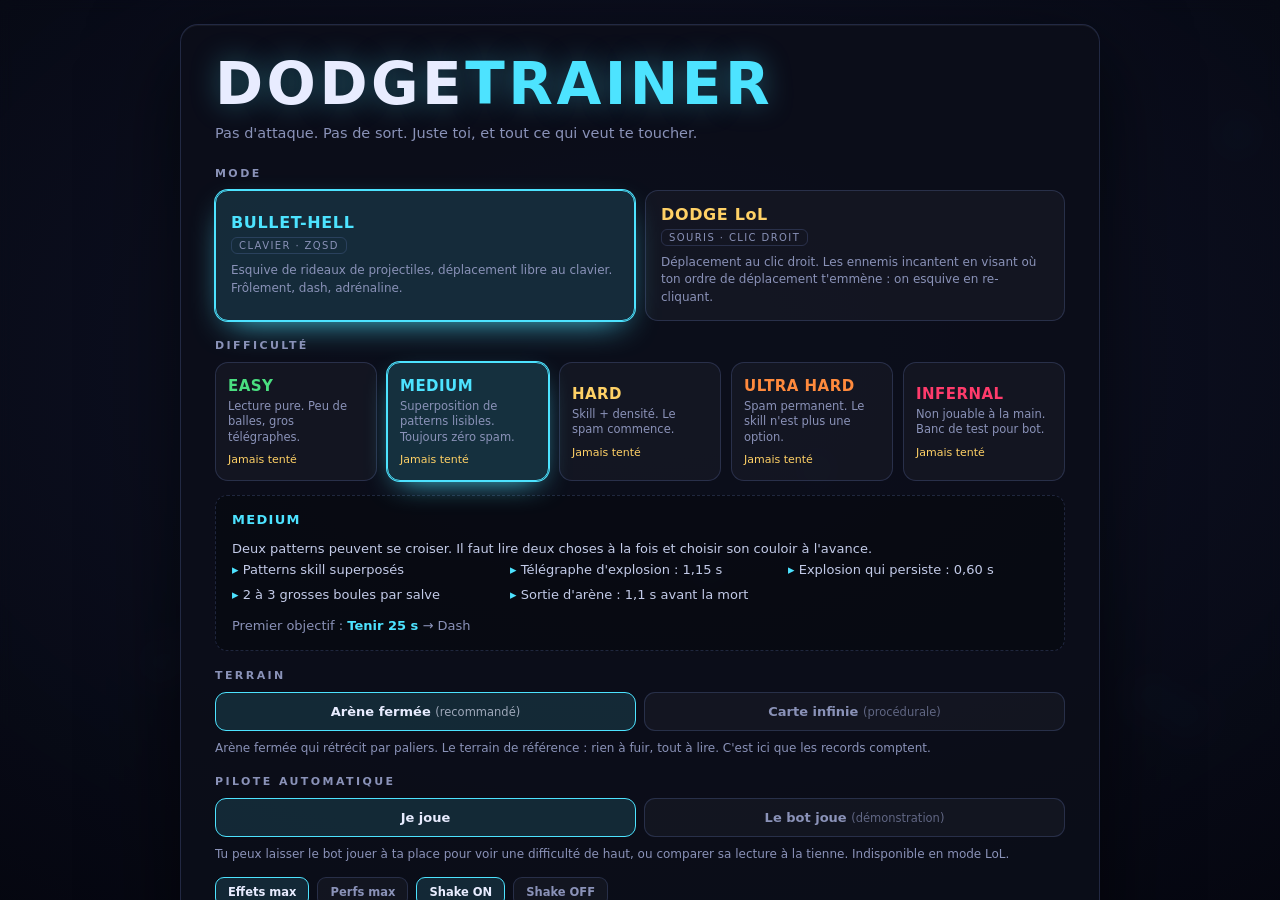
<file: index.html>
<!DOCTYPE html>
<html lang="fr">
<head>
<meta charset="utf-8" />
<meta name="viewport" content="width=device-width,initial-scale=1,maximum-scale=1,user-scalable=no,viewport-fit=cover" />
<meta name="mobile-web-app-capable" content="yes" />
<meta name="apple-mobile-web-app-capable" content="yes" />
<meta name="apple-mobile-web-app-status-bar-style" content="black-translucent" />
<meta name="theme-color" content="#07080f" />
<title>DODGE TRAINER</title>
<link rel="stylesheet" href="css/style.css" />
</head>
<body>
<div id="app">
  <canvas id="game"></canvas>

  <!-- ============ MENU PRINCIPAL ============ -->
  <div id="menu" class="overlay">
    <div class="panel">
      <h1 class="title">DODGE<span>TRAINER</span></h1>
      <p class="tagline">Pas d'attaque. Pas de sort. Juste toi, et tout ce qui veut te toucher.</p>

      <h2 class="section-label">Mode</h2>
      <div id="mode-list" class="mode-grid"></div>

      <h2 class="section-label">Difficulté</h2>
      <div id="difficulty-list" class="diff-grid"></div>

      <div id="diff-details" class="diff-details"></div>

      <div id="terrain-row">
        <h2 class="section-label">Terrain</h2>
        <div class="toggle-row">
          <button class="toggle" data-opt="endless" data-val="false">Arène fermée <em>(recommandé)</em></button>
          <button class="toggle" data-opt="endless" data-val="true">Carte infinie <em>(procédurale)</em></button>
        </div>
        <p class="hint" id="terrain-hint"></p>
      </div>

      <div id="bot-row">
        <h2 class="section-label">Pilote automatique</h2>
        <div class="toggle-row">
          <button class="toggle" data-opt="bot" data-val="false">Je joue</button>
          <button class="toggle" data-opt="bot" data-val="true">Le bot joue <em>(démonstration)</em></button>
        </div>
        <p class="hint" id="bot-hint"></p>
      </div>

      <div class="toggle-row small">
        <button class="toggle mini" data-opt="quality" data-val="high">Effets max</button>
        <button class="toggle mini" data-opt="quality" data-val="low">Perfs max</button>
        <button class="toggle mini" data-opt="shake" data-val="true">Shake ON</button>
        <button class="toggle mini" data-opt="shake" data-val="false">Shake OFF</button>
      </div>

      <button id="start-btn" class="primary">LANCER L'ENTRAÎNEMENT</button>

      <div class="controls" id="controls"></div>
    </div>
  </div>

  <!-- ============ PAUSE ============ -->
  <div id="pause" class="overlay hidden">
    <div class="panel narrow">
      <p class="eyebrow">Dodge Trainer</p>
      <h1 class="title small">PAUSE</h1>
      <p class="tagline">L'entraînement ne s'interrompt pas tout seul.</p>
      <button id="resume-btn" class="primary">REPRENDRE</button>
      <button id="quit-btn" class="ghost">RETOUR AU MENU</button>
    </div>
  </div>

  <!-- ============ MORT ============ -->
  <div id="dead" class="overlay hidden">
    <div class="panel narrow">
      <p class="eyebrow">Dodge Trainer</p>
      <h1 class="title small dead-title">ÉLIMINÉ</h1>
      <p id="death-cause" class="death-cause"></p>
      <div id="run-stats" class="stats"></div>
      <div id="run-verdict" class="verdict"></div>
      <button id="retry-btn" class="primary">RELANCER <em>(R)</em></button>
      <button id="menu-btn" class="ghost">MENU</button>
    </div>
  </div>

  <!-- ============ COMMANDES TACTILES (mobile) ============ -->
  <div id="touch-ui" class="hidden">
    <button id="touch-pause" class="tbtn tbtn-pause" aria-label="Pause">| |</button>
    <div id="touch-stick" class="tstick"><div class="tstick-knob"></div></div>
    <div id="touch-actions"></div>
  </div>
</div>

<script src="js/util.js"></script>
<script src="js/config.js"></script>
<script src="js/input.js"></script>
<script src="js/fx.js"></script>
<script src="js/arena.js"></script>
<script src="js/entities.js"></script>
<script src="js/patterns.js"></script>
<script src="js/director.js"></script>
<script src="js/objectives.js"></script>
<script src="js/player.js"></script>
<script src="js/hud.js"></script>
<script src="js/game.js"></script>
<script src="js/forecast.js"></script>
<script src="js/bot.js"></script>
<script src="js/lol/config.js"></script>
<script src="js/lol/input.js"></script>
<script src="js/lol/entities.js"></script>
<script src="js/lol/units.js"></script>
<script src="js/lol/abilities.js"></script>
<script src="js/lol/arena.js"></script>
<script src="js/lol/director.js"></script>
<script src="js/lol/objectives.js"></script>
<script src="js/lol/player.js"></script>
<script src="js/lol/hud.js"></script>
<script src="js/lol/game.js"></script>
<script src="js/touch.js"></script>
<script src="js/main.js"></script>
</body>
</html>
</file>
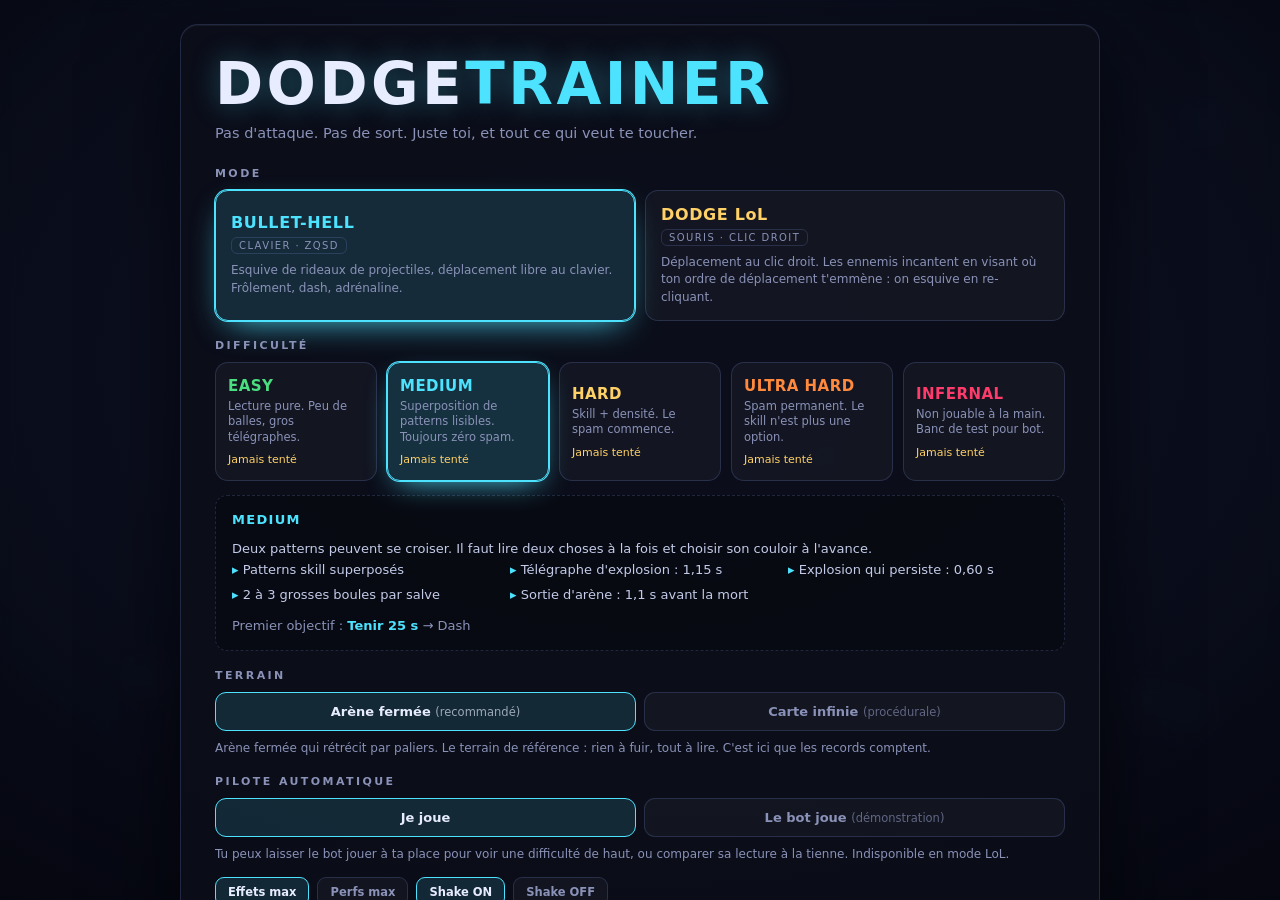
<file: dodge-trainer.html>
<!DOCTYPE html>
<html lang="fr">
<head>
<!-- DODGE TRAINER — fichier autonome, généré le 2026-09-23 par build.js.
     28 fichiers sources inlinés. Ne pas éditer : modifier les sources puis relancer `node build.js`. -->
<meta charset="utf-8" />
<meta name="viewport" content="width=device-width,initial-scale=1,maximum-scale=1,user-scalable=no,viewport-fit=cover" />
<meta name="mobile-web-app-capable" content="yes" />
<meta name="apple-mobile-web-app-capable" content="yes" />
<meta name="apple-mobile-web-app-status-bar-style" content="black-translucent" />
<meta name="theme-color" content="#07080f" />
<title>DODGE TRAINER</title>
<style>
:root{
  --bg:#07080f;
  --ink:#e8ecff;
  --dim:#8a92b8;
  --accent:#4de3ff;
  --accent2:#ff4d7a;
  --gold:#ffd166;
  --danger:#ff3b30;
  --panel:rgba(12,14,26,.88);
  --line:rgba(120,140,220,.22);
}
*{box-sizing:border-box;margin:0;padding:0}
html,body{height:100%;background:var(--bg);color:var(--ink);overflow:hidden}
body{
  font-family:"Segoe UI",Inter,system-ui,-apple-system,sans-serif;
  -webkit-font-smoothing:antialiased;
  user-select:none;
}
#app{position:fixed;inset:0}
canvas{display:block;width:100%;height:100%;touch-action:none}

/* ---------- Overlays ---------- */
.overlay{
  position:absolute;inset:0;
  display:flex;justify-content:center;
  /* align-items:center + overflow:auto coupe le haut du panneau quand il est
     plus grand que l'écran, et le rend inatteignable au défilement. On aligne
     en haut et on recentre via margin:auto sur l'enfant, qui lui reste
     accessible dans les deux cas. */
  align-items:flex-start;
  background:radial-gradient(1200px 800px at 50% 40%,rgba(20,26,54,.72),rgba(4,5,12,.95));
  backdrop-filter:blur(7px);
  z-index:10;
  padding:24px;
  overflow-y:auto;
}
.overlay.hidden{display:none}
.panel{
  margin:auto;                 /* centre verticalement sans jamais rogner le haut */
  width:min(920px,100%);
  background:var(--panel);
  border:1px solid var(--line);
  border-radius:18px;
  padding:30px 34px 26px;
  box-shadow:0 30px 90px rgba(0,0,0,.6),inset 0 1px 0 rgba(255,255,255,.05);
}
.panel.narrow{width:min(520px,100%);text-align:center}

.title{
  font-size:clamp(34px,6vw,58px);
  font-weight:800;letter-spacing:.06em;line-height:1;
  text-shadow:0 0 28px rgba(77,227,255,.35);
}
.title span{color:var(--accent)}
.title.small{font-size:clamp(26px,4vw,38px)}
.dead-title{color:var(--accent2);text-shadow:0 0 30px rgba(255,77,122,.45)}
.tagline{color:var(--dim);margin:10px 0 22px;font-size:14.5px;line-height:1.5}

.section-label{
  font-size:11px;letter-spacing:.22em;text-transform:uppercase;
  color:var(--dim);margin:18px 0 10px;font-weight:700;
}

/* ---------- Difficultés ---------- */
.diff-grid{display:grid;grid-template-columns:repeat(auto-fit,minmax(150px,1fr));gap:10px}
.diff-card{
  position:relative;
  background:rgba(255,255,255,.035);
  border:1px solid var(--line);
  border-radius:13px;
  padding:14px 12px;
  cursor:pointer;
  transition:transform .12s ease,border-color .12s,background .12s;
  text-align:left;
  color:inherit;font:inherit;
}
.diff-card:hover{transform:translateY(-2px);background:rgba(255,255,255,.07)}
.diff-card.active{border-color:var(--c);background:color-mix(in srgb,var(--c) 16%,transparent);box-shadow:0 0 0 1px var(--c),0 10px 30px -12px var(--c)}
.diff-card .dname{font-weight:800;font-size:15px;letter-spacing:.03em;color:var(--c)}
.diff-card .dsub{font-size:11.5px;color:var(--dim);margin-top:4px;line-height:1.35}
.diff-card .dbest{font-size:11px;color:var(--gold);margin-top:8px;font-variant-numeric:tabular-nums}

.diff-details{
  margin-top:14px;padding:14px 16px;
  border:1px dashed var(--line);border-radius:12px;
  background:rgba(0,0,0,.25);
  font-size:13px;line-height:1.6;color:#c3cbe8;
}
.diff-details h3{font-size:13px;letter-spacing:.1em;text-transform:uppercase;color:var(--c,#4de3ff);margin-bottom:8px}
.diff-details ul{list-style:none;display:grid;grid-template-columns:repeat(auto-fit,minmax(230px,1fr));gap:4px 18px}
.diff-details li::before{content:"▸ ";color:var(--c,#4de3ff)}
.diff-details .warn{margin-top:10px;color:var(--accent2);font-weight:600}

/* ---------- Toggles ---------- */
.toggle-row{display:flex;gap:8px;flex-wrap:wrap}
.toggle-row.small{margin-top:14px}
.toggle{
  flex:1;min-width:130px;
  background:rgba(255,255,255,.035);
  border:1px solid var(--line);border-radius:11px;
  color:var(--dim);font:inherit;font-size:13px;font-weight:600;
  padding:11px 12px;cursor:pointer;transition:.12s;
}
.toggle em{font-style:normal;opacity:.65;font-weight:400;font-size:11.5px}
.toggle:hover{background:rgba(255,255,255,.07)}
.toggle.on{border-color:var(--accent);color:var(--ink);background:rgba(77,227,255,.13)}
.toggle.mini{flex:0 0 auto;min-width:0;padding:7px 12px;font-size:11.5px;border-radius:9px}
.hint{font-size:12px;color:var(--dim);margin-top:8px;line-height:1.5}

/* ---------- Boutons ---------- */
.primary{
  display:block;width:100%;margin-top:22px;
  background:linear-gradient(135deg,var(--accent),#3aa8ff);
  border:0;border-radius:12px;
  color:#04121a;font:inherit;font-weight:800;font-size:16px;letter-spacing:.08em;
  padding:15px;cursor:pointer;
  box-shadow:0 12px 34px -12px var(--accent);
  transition:transform .1s,filter .12s;
}
.primary em{font-style:normal;opacity:.6;font-size:12px}
.primary:hover{filter:brightness(1.1)}
.primary:active{transform:translateY(1px)}
.ghost{
  display:block;width:100%;margin-top:9px;
  background:transparent;border:1px solid var(--line);border-radius:11px;
  color:var(--dim);font:inherit;font-size:13px;font-weight:600;padding:11px;cursor:pointer;
}
.ghost:hover{color:var(--ink);border-color:var(--accent)}

/* ---------- Contrôles ---------- */
.controls{
  margin-top:20px;padding-top:16px;border-top:1px solid var(--line);
  display:flex;flex-wrap:wrap;gap:6px 20px;
  font-size:11.5px;color:var(--dim);
}
.controls b{color:var(--ink);font-weight:700}
.controls em{font-style:normal;opacity:.6}

/* ---------- Écran de mort ---------- */
.death-cause{color:var(--accent2);font-size:14px;font-weight:600;margin:6px 0 18px}
.stats{display:grid;grid-template-columns:1fr 1fr;gap:8px;margin-bottom:14px}
.stat{background:rgba(255,255,255,.04);border:1px solid var(--line);border-radius:10px;padding:10px}
.stat .k{font-size:10px;letter-spacing:.14em;text-transform:uppercase;color:var(--dim)}
.stat .v{font-size:19px;font-weight:800;font-variant-numeric:tabular-nums;margin-top:2px}
.stat.record .v{color:var(--gold)}
.verdict{font-size:13px;color:#c3cbe8;line-height:1.55;min-height:20px;margin-bottom:6px}
.verdict b{color:var(--accent)}

@media (max-width:620px){
  .panel{padding:22px 18px}
  .controls{font-size:11px;gap:4px 14px}
}

/* ---------- Sélecteur de mode (ajout : deux moteurs cohabitent) ---------- */
.mode-grid{display:grid;grid-template-columns:repeat(auto-fit,minmax(240px,1fr));gap:10px}
.mode-card{
  background:rgba(255,255,255,.035);
  border:1px solid var(--line);
  border-radius:13px;
  padding:14px 15px;
  cursor:pointer;text-align:left;
  color:inherit;font:inherit;
  transition:transform .12s ease,border-color .12s,background .12s;
}
.mode-card:hover{transform:translateY(-2px);background:rgba(255,255,255,.07)}
.mode-card.active{
  border-color:var(--c);
  background:color-mix(in srgb,var(--c) 14%,transparent);
  box-shadow:0 0 0 1px var(--c),0 12px 34px -14px var(--c);
}
.mode-card .mname{font-weight:800;font-size:16px;letter-spacing:.04em;color:var(--c)}
.mode-card .mtag{
  display:inline-block;margin-top:5px;
  font-size:10px;letter-spacing:.14em;text-transform:uppercase;
  color:var(--dim);border:1px solid var(--line);border-radius:6px;padding:2px 7px;
}
.mode-card .mdesc{font-size:12px;color:var(--dim);margin-top:8px;line-height:1.45}

/* ---------- Signature sur les écrans secondaires ---------- */
.eyebrow{
  font-size:10.5px;letter-spacing:.3em;text-transform:uppercase;
  font-weight:700;color:var(--dim);margin-bottom:10px;
}

/* ==========================================================================
   Commandes tactiles (mobile)
   ========================================================================== */
#touch-ui{
  position:fixed;inset:0;z-index:5;
  pointer-events:none;                /* seuls les boutons captent les appuis */
}
#touch-ui.hidden{display:none}

/* --- Joystick : purement visuel, le canvas gère le doigt ------------------ */
.tstick{
  position:absolute;width:116px;height:116px;
  margin:-58px 0 0 -58px;
  border-radius:50%;
  border:2px solid rgba(77,227,255,.28);
  background:rgba(8,12,26,.30);
  opacity:0;transition:opacity .12s;
  pointer-events:none;
}
.tstick.on{opacity:1}
.tstick-knob{
  position:absolute;left:50%;top:50%;
  width:46px;height:46px;margin:-23px 0 0 -23px;
  border-radius:50%;
  background:rgba(77,227,255,.35);
  border:2px solid rgba(77,227,255,.7);
}

/* --- Boutons d'action ----------------------------------------------------- */
#touch-actions{
  position:absolute;
  right:calc(16px + env(safe-area-inset-right,0px));
  bottom:calc(20px + env(safe-area-inset-bottom,0px));
  display:flex;flex-direction:column-reverse;gap:10px;
  pointer-events:none;
}
.tbtn{
  pointer-events:auto;
  width:62px;height:62px;border-radius:50%;
  display:flex;flex-direction:column;align-items:center;justify-content:center;
  gap:1px;
  background:rgba(12,18,38,.72);
  border:2px solid rgba(77,227,255,.45);
  color:var(--ink);font:inherit;
  -webkit-tap-highlight-color:transparent;
  touch-action:none;user-select:none;
  transition:transform .08s,background .12s,opacity .12s;
}
.tbtn .tlab{font-size:11px;font-weight:800;letter-spacing:.04em;line-height:1}
.tbtn .tkey{font-size:8.5px;opacity:.5;letter-spacing:.08em}
.tbtn.down{transform:scale(.92);background:rgba(77,227,255,.28)}
/* Un sort pas encore débloqué reste visible mais inerte : on voit ce qui
   arrivera sans pouvoir s'en servir. */
.tbtn.locked{opacity:.3;border-color:rgba(255,255,255,.18);pointer-events:none}

.tbtn-pause{
  position:absolute;
  top:calc(12px + env(safe-area-inset-top,0px));
  right:calc(16px + env(safe-area-inset-right,0px));
  width:46px;height:46px;
  font-size:13px;font-weight:800;letter-spacing:.14em;
  border-color:rgba(255,255,255,.22);
}

/* ==========================================================================
   Confort mobile
   ========================================================================== */
html,body{
  overscroll-behavior:none;           /* pas de « tirer pour rafraîchir » */
  -webkit-tap-highlight-color:transparent;
}
.overlay{overscroll-behavior:contain}
button{-webkit-tap-highlight-color:transparent}

/* Le pouce doit atteindre les cibles : on élargit les zones tactiles et on
   aère les panneaux sur petit écran. */
@media (max-width:620px){
  .overlay{padding:14px}
  .panel{padding:18px 14px;border-radius:14px}
  .title{font-size:clamp(30px,10vw,44px)}
  .diff-grid{grid-template-columns:repeat(auto-fit,minmax(132px,1fr));gap:8px}
  .mode-grid{grid-template-columns:1fr;gap:8px}
  .diff-card{padding:11px 10px}
  .diff-details ul{grid-template-columns:1fr}
  .toggle{min-width:0;padding:13px 10px;font-size:12.5px}
  .toggle-row{gap:6px}
  .primary{padding:17px;font-size:15px}
  .ghost{padding:14px}
  .stats{grid-template-columns:1fr}
  .section-label{margin:14px 0 8px}
}

/* Paysage très bas de plafond (téléphone couché) : on comprime la hauteur. */
@media (max-height:460px) and (orientation:landscape){
  .overlay{padding:10px}
  .panel{padding:14px 16px}
  .title{font-size:clamp(22px,5vh,32px)}
  .tagline{margin:6px 0 12px;font-size:12px}
  .section-label{margin:10px 0 6px}
  .diff-card .dsub{display:none}
  .controls{display:none}
  #touch-actions{flex-direction:row-reverse;bottom:calc(12px + env(safe-area-inset-bottom,0px))}
  .tbtn{width:54px;height:54px}
}

/* « DODGETRAINER » est un seul mot insécable : sur un écran étroit il
   débordait de 14 px. En faisant du second morceau une boîte inline-block,
   il peut passer à la ligne au lieu de sortir du cadre — et sur grand écran,
   où la place ne manque pas, le rendu ne bouge pas. */
.title{overflow-wrap:anywhere}
.title span{display:inline-block}
@media (max-width:420px){
  .title{font-size:clamp(28px,8.6vw,44px);letter-spacing:.03em}
}
</style>
</head>
<body>
<div id="app">
  <canvas id="game"></canvas>

  <!-- ============ MENU PRINCIPAL ============ -->
  <div id="menu" class="overlay">
    <div class="panel">
      <h1 class="title">DODGE<span>TRAINER</span></h1>
      <p class="tagline">Pas d'attaque. Pas de sort. Juste toi, et tout ce qui veut te toucher.</p>

      <h2 class="section-label">Mode</h2>
      <div id="mode-list" class="mode-grid"></div>

      <h2 class="section-label">Difficulté</h2>
      <div id="difficulty-list" class="diff-grid"></div>

      <div id="diff-details" class="diff-details"></div>

      <div id="terrain-row">
        <h2 class="section-label">Terrain</h2>
        <div class="toggle-row">
          <button class="toggle" data-opt="endless" data-val="false">Arène fermée <em>(recommandé)</em></button>
          <button class="toggle" data-opt="endless" data-val="true">Carte infinie <em>(procédurale)</em></button>
        </div>
        <p class="hint" id="terrain-hint"></p>
      </div>

      <div id="bot-row">
        <h2 class="section-label">Pilote automatique</h2>
        <div class="toggle-row">
          <button class="toggle" data-opt="bot" data-val="false">Je joue</button>
          <button class="toggle" data-opt="bot" data-val="true">Le bot joue <em>(démonstration)</em></button>
        </div>
        <p class="hint" id="bot-hint"></p>
      </div>

      <div class="toggle-row small">
        <button class="toggle mini" data-opt="quality" data-val="high">Effets max</button>
        <button class="toggle mini" data-opt="quality" data-val="low">Perfs max</button>
        <button class="toggle mini" data-opt="shake" data-val="true">Shake ON</button>
        <button class="toggle mini" data-opt="shake" data-val="false">Shake OFF</button>
      </div>

      <button id="start-btn" class="primary">LANCER L'ENTRAÎNEMENT</button>

      <div class="controls" id="controls"></div>
    </div>
  </div>

  <!-- ============ PAUSE ============ -->
  <div id="pause" class="overlay hidden">
    <div class="panel narrow">
      <p class="eyebrow">Dodge Trainer</p>
      <h1 class="title small">PAUSE</h1>
      <p class="tagline">L'entraînement ne s'interrompt pas tout seul.</p>
      <button id="resume-btn" class="primary">REPRENDRE</button>
      <button id="quit-btn" class="ghost">RETOUR AU MENU</button>
    </div>
  </div>

  <!-- ============ MORT ============ -->
  <div id="dead" class="overlay hidden">
    <div class="panel narrow">
      <p class="eyebrow">Dodge Trainer</p>
      <h1 class="title small dead-title">ÉLIMINÉ</h1>
      <p id="death-cause" class="death-cause"></p>
      <div id="run-stats" class="stats"></div>
      <div id="run-verdict" class="verdict"></div>
      <button id="retry-btn" class="primary">RELANCER <em>(R)</em></button>
      <button id="menu-btn" class="ghost">MENU</button>
    </div>
  </div>

  <!-- ============ COMMANDES TACTILES (mobile) ============ -->
  <div id="touch-ui" class="hidden">
    <button id="touch-pause" class="tbtn tbtn-pause" aria-label="Pause">| |</button>
    <div id="touch-stick" class="tstick"><div class="tstick-knob"></div></div>
    <div id="touch-actions"></div>
  </div>
</div>

<script>
/* ==== js/util.js ==== */
/* ==========================================================================
   util.js — maths, aléatoire déterministe, helpers de rendu
   ========================================================================== */
(function (root) {
  'use strict';

  const TAU = Math.PI * 2;

  function clamp(v, a, b) { return v < a ? a : (v > b ? b : v); }
  function lerp(a, b, t) { return a + (b - a) * t; }
  function inv(a, b, v) { return b === a ? 0 : (v - a) / (b - a); }
  function smooth(t) { return t * t * (3 - 2 * t); }
  function approach(cur, target, delta) {
    return cur < target ? Math.min(cur + delta, target) : Math.max(cur - delta, target);
  }

  function len(x, y) { return Math.hypot(x, y); }
  function dist(ax, ay, bx, by) { return Math.hypot(bx - ax, by - ay); }
  function dist2(ax, ay, bx, by) { const dx = bx - ax, dy = by - ay; return dx * dx + dy * dy; }

  /** Différence d'angle la plus courte, dans ]-PI, PI]. */
  function angDelta(from, to) {
    let d = (to - from) % TAU;
    if (d > Math.PI) d -= TAU;
    if (d < -Math.PI) d += TAU;
    return d;
  }

  /** Distance d'un point au segment AB. */
  function distToSeg(px, py, ax, ay, bx, by) {
    const dx = bx - ax, dy = by - ay;
    const l2 = dx * dx + dy * dy;
    if (l2 === 0) return Math.hypot(px - ax, py - ay);
    let t = ((px - ax) * dx + (py - ay) * dy) / l2;
    t = clamp(t, 0, 1);
    return Math.hypot(px - (ax + t * dx), py - (ay + t * dy));
  }

  // ---- Aléatoire ----------------------------------------------------------
  /** PRNG mulberry32 : rapide, déterministe, suffisant pour du gameplay. */
  function makeRng(seed) {
    let a = (seed >>> 0) || 1;
    return function () {
      a |= 0; a = (a + 0x6D2B79F5) | 0;
      let t = Math.imul(a ^ (a >>> 15), 1 | a);
      t = (t + Math.imul(t ^ (t >>> 7), 61 | t)) ^ t;
      return ((t ^ (t >>> 14)) >>> 0) / 4294967296;
    };
  }

  /** Hash 2D -> [0,1[ : sert à générer les secteurs de la carte infinie. */
  function hash2(x, y, salt) {
    let h = Math.imul(x | 0, 374761393) ^ Math.imul(y | 0, 668265263) ^ Math.imul(salt | 0, 2246822519);
    h = Math.imul(h ^ (h >>> 13), 1274126177);
    return ((h ^ (h >>> 16)) >>> 0) / 4294967296;
  }

  /* Aléatoire du GAMEPLAY : un mulberry32 dont on peut lire et remettre
     l'état. C'est ce qui permet au bot de rejouer l'avenir exact d'une
     partie (voir forecast.js) : cloner l'état du monde ne suffit pas si le
     prochain tirage, lui, ne se clone pas. */
  let rngState = ((Math.random() * 4294967296) >>> 0) || 1;
  function rnd() {
    rngState = (rngState + 0x6D2B79F5) | 0;
    let t = Math.imul(rngState ^ (rngState >>> 15), 1 | rngState);
    t = (t + Math.imul(t ^ (t >>> 7), 61 | t)) ^ t;
    return ((t ^ (t >>> 14)) >>> 0) / 4294967296;
  }
  function rngGet() { return rngState; }
  function rngSet(s) { rngState = s | 0; }
  /** Aléatoire VISUEL (particules, tremblement) : jamais le générateur du
      gameplay, sinon l'affichage décalerait les tirages et l'avenir prévu
      par le bot ne serait plus celui qui arrive. */
  function vrr(a, b) { return a + Math.random() * (b - a); }

  function rr(a, b) { return a + rnd() * (b - a); }
  function ri(a, b) { return Math.floor(a + rnd() * (b - a + 1)); }
  function pick(arr) { return arr[(rnd() * arr.length) | 0]; }
  function chance(p) { return rnd() < p; }
  function shuffle(arr) {
    for (let i = arr.length - 1; i > 0; i--) {
      const j = (rnd() * (i + 1)) | 0;
      const t = arr[i]; arr[i] = arr[j]; arr[j] = t;
    }
    return arr;
  }
  /** Tirage pondéré : items = [{w:number, ...}]. */
  function weighted(items, weightOf) {
    let total = 0;
    for (const it of items) total += Math.max(0, weightOf(it));
    if (total <= 0) return items[0];
    let r = rnd() * total;
    for (const it of items) {
      r -= Math.max(0, weightOf(it));
      if (r <= 0) return it;
    }
    return items[items.length - 1];
  }

  // ---- Formatage ----------------------------------------------------------
  function fmtTime(s) {
    if (s < 0) s = 0;
    const m = Math.floor(s / 60);
    const rest = s - m * 60;
    return m > 0
      ? m + ':' + (rest < 10 ? '0' : '') + rest.toFixed(2)
      : rest.toFixed(2) + 's';
  }

  // ---- Rendu --------------------------------------------------------------
  /** Halo radial peu coûteux (remplace shadowBlur dans les boucles chaudes). */
  function glow(ctx, x, y, r, inner, outer) {
    const g = ctx.createRadialGradient(x, y, 0, x, y, r);
    g.addColorStop(0, inner);
    g.addColorStop(1, outer);
    ctx.fillStyle = g;
    ctx.beginPath();
    ctx.arc(x, y, r, 0, TAU);
    ctx.fill();
  }

  function rgba(hex, a) {
    const h = hex.replace('#', '');
    const n = parseInt(h.length === 3 ? h.split('').map(c => c + c).join('') : h, 16);
    return 'rgba(' + ((n >> 16) & 255) + ',' + ((n >> 8) & 255) + ',' + (n & 255) + ',' + a + ')';
  }

  root.U = {
    TAU, clamp, lerp, inv, smooth, approach,
    len, dist, dist2, angDelta, distToSeg,
    makeRng, hash2, rr, ri, pick, chance, shuffle, weighted,
    rngGet, rngSet, vrr,
    fmtTime, glow, rgba
  };
})(window);
</script>
<script>
/* ==== js/config.js ==== */
/* ==========================================================================
   config.js — difficultés, buffs, objectifs
   --------------------------------------------------------------------------
   Philosophie :
     EASY / MEDIUM  -> lecture, placement, timing. Peu de projectiles, très
                       télégraphiés. On meurt parce qu'on a mal lu, pas parce
                       qu'il y en avait trop.
     HARD / ULTRA   -> skill + spam. Les patterns lisibles restent, mais ils
                       se superposent à de la densité.
     INFERNAL       -> volontairement hors de portée humaine : fenêtres de
                       réaction < 120 ms, visée prédictive parfaite, dash sans
                       invincibilité. C'est un banc de test, pas un niveau.
   ========================================================================== */
(function (root) {
  'use strict';

  /* --- Buffs (récompenses d'objectifs) ----------------------------------- */
  const BUFFS = {
    dash:      { name: 'Dash',            icon: '»',  desc: 'Espace — ruée courte, invincible pendant l\'élan.' },
    dash2:     { name: 'Double charge',   icon: '»»', desc: 'Une seconde charge de dash.' },
    dash3:     { name: 'Triple charge',   icon: '»»»',desc: 'Une troisième charge de dash.' },
    focus:     { name: 'Focus',           icon: '◎',  desc: 'Maj — déplacement lent et précis, hitbox visible.' },
    adrenalin: { name: 'Adrénaline',      icon: '⌁',  desc: 'E — consomme la jauge de frôlement pour ralentir le temps.' },
    phase:     { name: 'Phase',           icon: '∅',  desc: 'Fenêtre d\'invincibilité du dash nettement allongée.' },
    sonar:     { name: 'Sonar',           icon: '◉',  desc: 'Les télégraphes d\'explosion durent 35 % plus longtemps.' },
    magnet:    { name: 'Aimant',          icon: '◈',  desc: 'Rayon de frôlement élargi : la jauge monte plus vite.' },
    wind:      { name: 'Second souffle',  icon: '✚',  desc: 'Encaisse un coup — au prix d\'une vague de punition.' },
    swift:     { name: 'Célérité',        icon: '▲',  desc: '+12 % de vitesse de déplacement.' }
  };

  /* --- Objectifs ---------------------------------------------------------
     type 'survive'   : atteindre t secondes -> récompense automatique.
     type 'challenge' : fenêtre [start, start+duration] avec une condition.
                        Réussite -> récompense. Échec -> vague de punition +
                        jauge d'adrénaline vidée.
     Conditions de challenge :
       graze   : frôler N fois pendant la fenêtre
       nodash  : ne pas utiliser le dash
       inner   : rester dans le cercle intérieur de l'arène
       nohit   : (implicite partout) ne pas être touché
     ---------------------------------------------------------------------- */
  function obj(list) { return list; }

  const DIFFICULTIES = [
    /* ------------------------------------------------------------------ */
    {
      id: 'easy',
      minWarning: 0,        // pas de plancher : leurs préavis sont déjà bien au-dessus
      name: 'EASY',
      color: '#4ade80',
      sub: 'Lecture pure. Peu de balles, gros télégraphes.',
      blurb: 'Apprendre à lire un pattern et à se placer. Chaque attaque est annoncée, aucune ne demande de réflexe pur.',
      bullets: [
        'Patterns 100 % skill, jamais de spam',
        'Télégraphe d\'explosion : 1,60 s',
        'Explosion qui persiste : 0,35 s',
        '1 à 2 grosses boules par salve',
        'Sortie d\'arène : 1,6 s avant la mort'
      ],
      // -- moteur --
      intensityRate: 0.045,     // croissance de l'intensité par seconde
      intensityCap: 3.2,
      spawnBase: 3.9,           // secondes entre deux patterns à intensité 1
      spawnFloor: 1.60,         // plancher (intensité max)
      speedMul: 0.80,           // vitesse des projectiles
      countMul: 0.48,           // densité des patterns
      telegraphMul: 1.55,       // durée des avertissements
      tagWeights: { skill: 1.0, spam: 0.0, brutal: 0.0 },
      maxTier: 1,
      // -- joueur --
      playerSpeed: 268,
      dashIFrames: 0.30,
      dashCooldown: 0.70,
      // -- arène --
      arenaRadius: 430,
      shrinkTo: 0.78,
      shrinkPeriod: 55,
      outOfBoundsGrace: 1.6,
      // -- zones d'effet ("grosses boules") --
      aoe: {
        count: [1, 2], telegraph: 1.60, linger: 0.35, radius: 92,
        lingerGrowth: 0.10,     // +s de persistance par point d'intensité
        secondary: 0            // nombre d'explosions secondaires
      },
      objectives: obj([
        { t: 30,  type: 'survive', reward: 'dash',   label: 'Tenir 30 s' },
        { t: 60,  type: 'survive', reward: 'focus',  label: 'Tenir 60 s' },
        { t: 95,  type: 'challenge', cond: 'graze', target: 8, duration: 20, reward: 'adrenalin', label: 'Frôler 8 fois en 20 s' },
        { t: 135, type: 'survive', reward: 'dash2',  label: 'Tenir 2:15' },
        { t: 175, type: 'challenge', cond: 'nodash', duration: 20, reward: 'wind', label: 'Survivre 20 s sans dash' },
        { t: 220, type: 'survive', reward: 'swift',  label: 'Tenir 3:40' }
      ])
    },

    /* ------------------------------------------------------------------ */
    {
      id: 'medium',
      minWarning: 0,        // pas de plancher : leurs préavis sont déjà bien au-dessus
      name: 'MEDIUM',
      color: '#4de3ff',
      sub: 'Superposition de patterns lisibles. Toujours zéro spam.',
      blurb: 'Deux patterns peuvent se croiser. Il faut lire deux choses à la fois et choisir son couloir à l\'avance.',
      bullets: [
        'Patterns skill superposés',
        'Télégraphe d\'explosion : 1,15 s',
        'Explosion qui persiste : 0,60 s',
        '2 à 3 grosses boules par salve',
        'Sortie d\'arène : 1,1 s avant la mort'
      ],
      intensityRate: 0.075,
      intensityCap: 4.2,
      spawnBase: 2.9,
      spawnFloor: 0.95,
      speedMul: 0.95,
      countMul: 0.78,
      telegraphMul: 1.18,
      tagWeights: { skill: 1.0, spam: 0.12, brutal: 0.0 },
      maxTier: 2,
      playerSpeed: 262,
      dashIFrames: 0.26,
      dashCooldown: 0.80,
      arenaRadius: 400,
      shrinkTo: 0.70,
      shrinkPeriod: 48,
      outOfBoundsGrace: 1.1,
      aoe: {
        count: [2, 3], telegraph: 1.15, linger: 0.60, radius: 104,
        lingerGrowth: 0.14, secondary: 0
      },
      objectives: obj([
        { t: 25,  type: 'survive', reward: 'dash',   label: 'Tenir 25 s' },
        { t: 50,  type: 'survive', reward: 'focus',  label: 'Tenir 50 s' },
        { t: 75,  type: 'challenge', cond: 'graze', target: 12, duration: 18, reward: 'adrenalin', label: 'Frôler 12 fois en 18 s' },
        { t: 110, type: 'survive', reward: 'dash2',  label: 'Tenir 1:50' },
        { t: 145, type: 'challenge', cond: 'inner', duration: 16, reward: 'magnet', label: 'Rester au centre 16 s' },
        { t: 180, type: 'challenge', cond: 'nodash', duration: 18, reward: 'wind', label: 'Survivre 18 s sans dash' },
        { t: 225, type: 'survive', reward: 'phase',  label: 'Tenir 3:45' }
      ])
    },

    /* ------------------------------------------------------------------ */
    {
      id: 'hard',
      minWarning: 0,        // pas de plancher : inchangé
      name: 'HARD',
      color: '#ffd166',
      sub: 'Skill + densité. Le spam commence.',
      blurb: 'Les patterns lisibles restent, mais le fond d\'écran se remplit. Il faut exécuter proprement sous pression.',
      bullets: [
        'Skill et spam mélangés',
        'Télégraphe d\'explosion : 0,80 s',
        'Explosion qui persiste : 0,95 s',
        '3 à 5 grosses boules par salve',
        'Sortie d\'arène : 0,75 s avant la mort'
      ],
      intensityRate: 0.10,
      intensityCap: 5.6,
      spawnBase: 2.4,
      spawnFloor: 0.70,
      speedMul: 1.12,
      countMul: 1.0,
      telegraphMul: 0.92,
      tagWeights: { skill: 1.0, spam: 0.85, brutal: 0.15 },
      maxTier: 3,
      playerSpeed: 258,
      dashIFrames: 0.20,
      dashCooldown: 0.95,
      arenaRadius: 375,
      shrinkTo: 0.62,
      shrinkPeriod: 42,
      outOfBoundsGrace: 0.75,
      aoe: {
        count: [3, 5], telegraph: 0.80, linger: 0.95, radius: 114,
        lingerGrowth: 0.18, secondary: 1
      },
      objectives: obj([
        { t: 20,  type: 'survive', reward: 'dash',   label: 'Tenir 20 s' },
        { t: 42,  type: 'survive', reward: 'focus',  label: 'Tenir 42 s' },
        { t: 62,  type: 'challenge', cond: 'graze', target: 16, duration: 16, reward: 'adrenalin', label: 'Frôler 16 fois en 16 s' },
        { t: 90,  type: 'survive', reward: 'dash2',  label: 'Tenir 1:30' },
        { t: 120, type: 'challenge', cond: 'inner', duration: 14, reward: 'magnet', label: 'Rester au centre 14 s' },
        { t: 150, type: 'challenge', cond: 'nodash', duration: 15, reward: 'phase', label: 'Survivre 15 s sans dash' },
        { t: 190, type: 'survive', reward: 'swift',  label: 'Tenir 3:10' },
        { t: 240, type: 'survive', reward: 'dash3',  label: 'Tenir 4:00' }
      ])
    },

    /* ------------------------------------------------------------------ */
    {
      id: 'ultra',
      minWarning: 0,        // pas de plancher : inchangé
      name: 'ULTRA HARD',
      color: '#ff8a3d',
      sub: 'Spam permanent. Le skill n\'est plus une option.',
      blurb: 'La densité ne redescend jamais. Les explosions s\'enchaînent et laissent des flaques de mort qui se superposent.',
      bullets: [
        'Spam continu + patterns experts',
        'Télégraphe d\'explosion : 0,55 s',
        'Explosion qui persiste : 1,40 s',
        '5 à 8 grosses boules par salve',
        'Sortie d\'arène : 0,5 s avant la mort'
      ],
      intensityRate: 0.14,
      intensityCap: 7.5,
      spawnBase: 1.9,
      spawnFloor: 0.48,
      speedMul: 1.30,
      countMul: 1.35,
      telegraphMul: 0.72,
      tagWeights: { skill: 1.0, spam: 1.15, brutal: 0.65 },
      maxTier: 4,
      playerSpeed: 254,
      dashIFrames: 0.14,
      dashCooldown: 1.15,
      arenaRadius: 350,
      shrinkTo: 0.55,
      shrinkPeriod: 36,
      outOfBoundsGrace: 0.5,
      aoe: {
        count: [5, 8], telegraph: 0.55, linger: 1.40, radius: 122,
        lingerGrowth: 0.24, secondary: 2
      },
      objectives: obj([
        { t: 15,  type: 'survive', reward: 'dash',   label: 'Tenir 15 s' },
        { t: 32,  type: 'survive', reward: 'focus',  label: 'Tenir 32 s' },
        { t: 50,  type: 'challenge', cond: 'graze', target: 22, duration: 14, reward: 'adrenalin', label: 'Frôler 22 fois en 14 s' },
        { t: 72,  type: 'survive', reward: 'dash2',  label: 'Tenir 1:12' },
        { t: 95,  type: 'challenge', cond: 'inner', duration: 12, reward: 'phase', label: 'Rester au centre 12 s' },
        { t: 125, type: 'challenge', cond: 'nodash', duration: 12, reward: 'magnet', label: 'Survivre 12 s sans dash' },
        { t: 160, type: 'survive', reward: 'dash3',  label: 'Tenir 2:40' },
        { t: 210, type: 'survive', reward: 'swift',  label: 'Tenir 3:30' }
      ])
    },

    /* ------------------------------------------------------------------ */
    {
      id: 'infernal',
      minWarning: 0.20,     // aucun danger n'apparaît avec moins de 200 ms
                            // de préavis : toujours sous le temps de réaction
                            // humain (~250 ms), mais exploitable par un bot
      minWarningAoe: 0.30,  // bombes : 300 ms. Sans ça, au plancher de 200 ms
                            // une bombe visée de 50 px redevenait inéchappable
                            // même pour une machine. À 300 ms elle en sort ;
                            // un humain, qui réagit en ~250 ms, n'a plus que
                            // 50 ms pour bouger, soit environ 3 px.
      name: 'INFERNAL',
      color: '#ff3b6b',
      sub: 'Non jouable à la main. Banc de test pour bot.',
      blurb: 'Visée prédictive sans erreur et préavis plafonnés à 200 ms — sous le temps de réaction humain, mais assez pour une machine. Conçu pour qu\'un humain non assisté ne passe pas, et pour qu\'un bot puisse progresser.',
      bullets: [
        'Préavis plancher : 200 ms, 300 ms pour les bombes',
        'Télégraphe d\'explosion : 0,28 s',
        'Explosion qui persiste : 2,20 s',
        '8 à 14 boules par salve, rayon réduit à 50 px',
        'Dash : 0,08 s d\'invincibilité seulement',
        'Sortie d\'arène : 0,25 s avant la mort'
      ],
      intensityRate: 0.30,
      intensityCap: 12,
      spawnBase: 1.15,
      spawnFloor: 0.22,
      speedMul: 1.62,
      countMul: 1.95,
      telegraphMul: 0.45,
      tagWeights: { skill: 1.0, spam: 1.6, brutal: 1.9 },
      maxTier: 5,
      playerSpeed: 250,
      dashIFrames: 0.08,         // juste de quoi traverser un tir
      dashCooldown: 1.40,
      arenaRadius: 320,
      shrinkTo: 0.46,
      shrinkPeriod: 28,
      outOfBoundsGrace: 0.25,
      impossible: true,
      aoe: {
        // Rayon réduit à 50 px : c'est ce qui sépare la machine de l'humain.
        // Avec 132 px, une bombe visée était inéchappable pour tout le monde
        // (64 px parcourus en 295 ms pour 117 à 137 à couvrir). À 50 px, un
        // réflexe instantané en sort ; un humain, qui met ~250 ms à réagir,
        // n'a plus le temps de bouger.
        count: [8, 14], telegraph: 0.28, linger: 2.20, radius: 50,
        lingerGrowth: 0.32, secondary: 1
      },
      objectives: obj([
        { t: 5,   type: 'survive', reward: 'dash',   label: 'Tenir 5 s' },
        { t: 20,  type: 'survive', reward: 'focus',  label: 'Tenir 20 s' },
        { t: 30,  type: 'survive', reward: 'dash2',  label: 'Tenir 30 s' },
        { t: 45,  type: 'challenge', cond: 'graze', target: 30, duration: 12, reward: 'adrenalin', label: 'Frôler 30 fois en 12 s' },
        { t: 60,  type: 'survive', reward: 'phase',  label: 'Tenir 1:00' },
        { t: 90,  type: 'survive', reward: 'dash3',  label: 'Tenir 1:30' },
        { t: 120, type: 'survive', reward: 'swift',  label: 'Tenir 2:00' }
      ])
    }
  ];

  const byId = {};
  for (const d of DIFFICULTIES) byId[d.id] = d;

  root.CFG = {
    BUFFS,
    DIFFICULTIES,
    diff: id => byId[id] || byId.medium,

    /* --- Joueur ---------------------------------------------------------- */
    PLAYER: {
      hitbox: 4.6,
      visual: 9,
      accel: 2600,
      friction: 1900,
      focusMul: 0.42,
      dashSpeed: 1180,
      dashTime: 0.135,
      grazeRadius: 34,
      grazeRadiusMagnet: 52,
      grazeCooldown: 0.22,       // par entité : évite de farmer une seule balle
      adrenalinCost: 1.0,
      adrenalinDuration: 2.2,
      adrenalinScale: 0.45
    },

    /* --- Carte infinie --------------------------------------------------- */
    ENDLESS: {
      sector: 520,               // taille d'un secteur procédural (densité du terrain)
      chaseSpeedRatio: 0.52,     // vitesse du champ d'effondrement / vitesse joueur
      radiusMul: 0.92,
      pillarR: [34, 66],
      sludgeR: [52, 96]          // volontairement plus petites que les explosions
    }
  };
})(window);
</script>
<script>
/* ==== js/input.js ==== */
/* ==========================================================================
   input.js — clavier (AZERTY + QWERTY + flèches) et gestes tactiles
   ========================================================================== */
(function (root) {
  'use strict';

  const down = Object.create(null);
  const pressed = Object.create(null);   // vidé à chaque frame consommée

  const MAP = {
    up:    ['KeyW', 'KeyZ', 'ArrowUp'],
    down:  ['KeyS', 'ArrowDown'],
    left:  ['KeyA', 'KeyQ', 'ArrowLeft'],
    right: ['KeyD', 'ArrowRight'],
    dash:  ['Space'],
    focus: ['ShiftLeft', 'ShiftRight'],
    adren: ['KeyE'],
    pause: ['Escape', 'KeyP'],
    retry: ['KeyR']
  };

  // Appuis venant des boutons tactiles : même vocabulaire que les touches,
  // pour que le reste du jeu n'ait pas à savoir d'où vient la commande.
  const vDown = Object.create(null);
  const vPressed = Object.create(null);

  function held(action) {
    if (vDown[action]) return true;
    const codes = MAP[action];
    for (let i = 0; i < codes.length; i++) if (down[codes[i]]) return true;
    return false;
  }

  function tapped(action) {
    if (vPressed[action]) { vPressed[action] = false; return true; }
    const codes = MAP[action];
    for (let i = 0; i < codes.length; i++) {
      if (pressed[codes[i]]) { pressed[codes[i]] = false; return true; }
    }
    return false;
  }

  function vPress(action) { vDown[action] = true; vPressed[action] = true; }
  function vRelease(action) { vDown[action] = false; }

  /** Vecteur de déplacement normalisé (clavier, ou joystick tactile). */
  function axis() {
    let x = 0, y = 0;
    if (held('left')) x -= 1;
    if (held('right')) x += 1;
    if (held('up')) y -= 1;
    if (held('down')) y += 1;
    if (x === 0 && y === 0 && touch.active) { x = touch.dx; y = touch.dy; }
    const l = Math.hypot(x, y);
    if (l > 1) { x /= l; y /= l; }
    return { x, y };
  }

  const touch = { active: false, dx: 0, dy: 0, id: null, ox: 0, oy: 0 };
  const STICK_R = 58;            // rayon utile du joystick, en pixels écran

  function clearAll() {
    for (const k in down) down[k] = false;
    for (const k in pressed) pressed[k] = false;
    for (const k in vDown) vDown[k] = false;
    for (const k in vPressed) vPressed[k] = false;
    touch.active = false; touch.dx = 0; touch.dy = 0; touch.id = null;
  }

  function attach(canvas) {
    window.addEventListener('keydown', e => {
      // Évite que Espace / flèches fassent défiler la page.
      if (['Space', 'ArrowUp', 'ArrowDown', 'ArrowLeft', 'ArrowRight'].includes(e.code)) e.preventDefault();
      if (!e.repeat) pressed[e.code] = true;
      down[e.code] = true;
    }, { passive: false });

    window.addEventListener('keyup', e => { down[e.code] = false; });
    window.addEventListener('blur', clearAll);

    // --- Tactile : joystick virtuel relatif au point de contact ----------
    // Les deux modes écoutent le même canvas ; `enabled` évite qu'un appui
    // destiné au mode LoL pilote aussi le joystick du mode classique.
    canvas.addEventListener('touchstart', e => {
      if (!api.enabled) return;
      const t = e.changedTouches[0];
      touch.id = t.identifier; touch.ox = t.clientX; touch.oy = t.clientY;
      touch.active = true; touch.dx = 0; touch.dy = 0;
      e.preventDefault();
    }, { passive: false });

    canvas.addEventListener('touchmove', e => {
      if (!api.enabled) return;
      for (const t of e.changedTouches) {
        if (t.identifier !== touch.id) continue;
        const dx = t.clientX - touch.ox, dy = t.clientY - touch.oy;
        const l = Math.hypot(dx, dy) || 1;
        const s = Math.min(l, STICK_R) / STICK_R;
        touch.dx = dx / l * s; touch.dy = dy / l * s;
      }
      e.preventDefault();
    }, { passive: false });

    const end = e => {
      for (const t of e.changedTouches) {
        if (t.identifier === touch.id) { touch.active = false; touch.dx = 0; touch.dy = 0; touch.id = null; }
      }
    };
    canvas.addEventListener('touchend', end);
    canvas.addEventListener('touchcancel', end);
  }

  const api = {
    attach, held, tapped, axis, clearAll,
    vPress, vRelease,
    enabled: true,
    stickRadius: STICK_R,
    /** État du joystick, pour que l'affichage tactile puisse le dessiner. */
    touchState: () => touch
  };
  root.Input = api;
})(window);
</script>
<script>
/* ==== js/fx.js ==== */
/* ==========================================================================
   fx.js — particules, secousses, textes flottants, flashs
   Tout est en pool fixe : aucune allocation pendant le jeu.
   ========================================================================== */
(function (root) {
  'use strict';
  const U = root.U;

  const MAX_P = 900;

  function Fx() {
    this.p = new Array(MAX_P);
    for (let i = 0; i < MAX_P; i++) {
      this.p[i] = { on: false, x: 0, y: 0, vx: 0, vy: 0, life: 0, max: 1, r: 2, c: '#fff', drag: 2.2, glow: false };
    }
    this.head = 0;
    this.texts = [];
    this.shake = 0;
    this.shakeX = 0;
    this.shakeY = 0;
    this.flash = 0;
    this.flashColor = '#fff';
    this.quality = 'high';
    this.shakeEnabled = true;
  }

  Fx.prototype.reset = function () {
    for (let i = 0; i < MAX_P; i++) this.p[i].on = false;
    this.texts.length = 0;
    this.shake = this.shakeX = this.shakeY = this.flash = 0;
  };

  Fx.prototype.spawn = function (x, y, vx, vy, life, r, c, drag, glow) {
    const q = this.p[this.head];
    this.head = (this.head + 1) % MAX_P;
    q.on = true; q.x = x; q.y = y; q.vx = vx; q.vy = vy;
    q.life = life; q.max = life; q.r = r; q.c = c;
    q.drag = drag === undefined ? 2.2 : drag;
    q.glow = !!glow;
  };

  /** Gerbe radiale (explosions, morts, impacts). */
  Fx.prototype.burst = function (x, y, n, color, speed, size, life) {
    if (this.quality === 'low') n = Math.ceil(n * 0.4);
    for (let i = 0; i < n; i++) {
      const a = U.vrr(0, U.TAU), s = U.vrr(speed * 0.25, speed);
      this.spawn(x, y, Math.cos(a) * s, Math.sin(a) * s,
        U.vrr(life * 0.55, life), U.vrr(size * 0.5, size), color, 2.4, true);
    }
  };

  /** Anneau net vers l'extérieur (onde de choc). */
  Fx.prototype.ring = function (x, y, n, radius, color, speed) {
    if (this.quality === 'low') n = Math.ceil(n * 0.45);
    for (let i = 0; i < n; i++) {
      const a = (i / n) * U.TAU;
      this.spawn(x + Math.cos(a) * radius, y + Math.sin(a) * radius,
        Math.cos(a) * speed, Math.sin(a) * speed, U.vrr(0.3, 0.55), U.vrr(1.6, 3), color, 3.0, false);
    }
  };

  /** Traînée discrète (dash, projectiles rapides). */
  Fx.prototype.trail = function (x, y, color, size) {
    if (this.quality === 'low' && Math.random() < 0.5) return;
    this.spawn(x + U.vrr(-2, 2), y + U.vrr(-2, 2), U.vrr(-18, 18), U.vrr(-18, 18),
      U.vrr(0.18, 0.34), size || 2.6, color, 4.5, false);
  };

  Fx.prototype.text = function (x, y, str, color, size, rise) {
    this.texts.push({ x, y, s: str, c: color || '#fff', size: size || 15, life: 1.1, max: 1.1, rise: rise === undefined ? 44 : rise });
    if (this.texts.length > 24) this.texts.shift();
  };

  Fx.prototype.kick = function (amount) {
    if (!this.shakeEnabled) return;
    this.shake = Math.min(this.shake + amount, 34);
  };

  Fx.prototype.blink = function (color, amount) {
    this.flash = Math.max(this.flash, amount);
    this.flashColor = color;
  };

  Fx.prototype.update = function (dt) {
    for (let i = 0; i < MAX_P; i++) {
      const q = this.p[i];
      if (!q.on) continue;
      q.life -= dt;
      if (q.life <= 0) { q.on = false; continue; }
      const d = Math.max(0, 1 - q.drag * dt);
      q.vx *= d; q.vy *= d;
      q.x += q.vx * dt; q.y += q.vy * dt;
    }

    for (let i = this.texts.length - 1; i >= 0; i--) {
      const t = this.texts[i];
      t.life -= dt;
      t.y -= t.rise * dt;
      if (t.life <= 0) this.texts.splice(i, 1);
    }

    if (this.shake > 0) {
      this.shake = Math.max(0, this.shake - dt * 46);
      this.shakeX = U.vrr(-this.shake, this.shake);
      this.shakeY = U.vrr(-this.shake, this.shake);
    } else { this.shakeX = this.shakeY = 0; }

    if (this.flash > 0) this.flash = Math.max(0, this.flash - dt * 2.6);
  };

  Fx.prototype.drawParticles = function (ctx) {
    ctx.globalCompositeOperation = 'lighter';
    for (let i = 0; i < MAX_P; i++) {
      const q = this.p[i];
      if (!q.on) continue;
      const a = q.life / q.max;
      ctx.globalAlpha = a * a;
      ctx.fillStyle = q.c;
      const r = q.r * (0.4 + a * 0.6);
      ctx.beginPath();
      ctx.arc(q.x, q.y, r, 0, U.TAU);
      ctx.fill();
    }
    ctx.globalAlpha = 1;
    ctx.globalCompositeOperation = 'source-over';
  };

  Fx.prototype.drawTexts = function (ctx) {
    ctx.textAlign = 'center';
    ctx.textBaseline = 'middle';
    for (const t of this.texts) {
      const a = U.clamp(t.life / t.max * 1.6, 0, 1);
      ctx.globalAlpha = a;
      ctx.font = '800 ' + t.size + 'px Segoe UI, Inter, sans-serif';
      ctx.lineWidth = 4;
      ctx.strokeStyle = 'rgba(0,0,0,.65)';
      ctx.strokeText(t.s, t.x, t.y);
      ctx.fillStyle = t.c;
      ctx.fillText(t.s, t.x, t.y);
    }
    ctx.globalAlpha = 1;
  };

  /** Voile plein écran (dessiné en espace écran, après la caméra). */
  Fx.prototype.drawFlash = function (ctx, w, h) {
    if (this.flash <= 0) return;
    ctx.globalAlpha = Math.min(this.flash, 0.85);
    ctx.fillStyle = this.flashColor;
    ctx.fillRect(0, 0, w, h);
    ctx.globalAlpha = 1;
  };

  root.Fx = Fx;
})(window);
</script>
<script>
/* ==== js/arena.js ==== */
/* ==========================================================================
   arena.js — terrain, champ d'effondrement, caméra
   --------------------------------------------------------------------------
   Deux modes :
     · closed  : arène circulaire fixe qui rétrécit par paliers. Le terrain
                 d'entraînement classique — rien à fuir, tout à esquiver.
     · endless : carte procédurale infinie (secteurs générés par hash) avec
                 piliers bloquants, flaques ralentissantes et plaques de
                 recharge. Le champ d'effondrement poursuit le joueur MOINS
                 vite qu'il ne court : fuir gagne du temps mais coûte de la
                 jauge, et le champ finit toujours par refermer.
   ========================================================================== */
(function (root) {
  'use strict';
  const U = root.U, CFG = root.CFG;

  function Arena(game) {
    this.game = game;
    this.endless = false;
    this.cx = 0; this.cy = 0;
    this.radius = 400;
    this.baseRadius = 400;
    this.targetRadius = 400;
    this.phase = 0;
    this.seed = 1;
    this.sectors = new Map();
    this.nearby = [];           // features du secteur courant + voisins
    this.outTimer = 0;
    this.travelled = 0;
    this.camX = 0; this.camY = 0;
  }

  Arena.prototype.init = function (diff, endless, seed) {
    this.endless = !!endless;
    this.diff = diff;
    this.seed = seed >>> 0;
    this.baseRadius = diff.arenaRadius * (endless ? CFG.ENDLESS.radiusMul : 1);
    this.radius = this.baseRadius;
    this.targetRadius = this.baseRadius;
    this.cx = 0; this.cy = 0;
    this.camX = 0; this.camY = 0;
    this.phase = 0;
    this.outTimer = 0;
    this.travelled = 0;
    this.sectors.clear();
    this.nearby.length = 0;
  };

  /* --- Génération procédurale -------------------------------------------- */
  Arena.prototype.sectorAt = function (sx, sy) {
    const key = sx + ',' + sy;
    let s = this.sectors.get(key);
    if (s) return s;

    const S = CFG.ENDLESS.sector;
    const feats = [];
    const n = 2 + Math.floor(U.hash2(sx, sy, this.seed) * 3);   // 2..4 éléments
    for (let i = 0; i < n; i++) {
      const hx = U.hash2(sx * 31 + i, sy * 17, this.seed + 7);
      const hy = U.hash2(sx * 13, sy * 29 + i, this.seed + 91);
      const ht = U.hash2(sx + i * 101, sy - i * 57, this.seed + 404);
      const hr = U.hash2(sx - i * 7, sy + i * 3, this.seed + 1337);
      const x = sx * S + hx * S;
      const y = sy * S + hy * S;
      let kind, r;
      if (ht < 0.46) { kind = 'pillar'; r = U.lerp(CFG.ENDLESS.pillarR[0], CFG.ENDLESS.pillarR[1], hr); }
      else if (ht < 0.84) { kind = 'sludge'; r = U.lerp(CFG.ENDLESS.sludgeR[0], CFG.ENDLESS.sludgeR[1], hr); }
      else { kind = 'charge'; r = 30; }
      feats.push({ kind, x, y, r, used: 0 });
    }
    s = { feats };
    this.sectors.set(key, s);
    if (this.sectors.size > 400) {                 // purge : mémoire bornée
      const first = this.sectors.keys().next().value;
      this.sectors.delete(first);
    }
    return s;
  };

  Arena.prototype.refreshNearby = function (px, py) {
    const S = CFG.ENDLESS.sector;
    const sx = Math.floor(px / S), sy = Math.floor(py / S);
    this.nearby.length = 0;
    for (let dy = -1; dy <= 1; dy++) {
      for (let dx = -1; dx <= 1; dx++) {
        const s = this.sectorAt(sx + dx, sy + dy);
        for (const f of s.feats) this.nearby.push(f);
      }
    }
  };

  /** Un pilier coupe-t-il le segment AB ? (les projectiles s'y écrasent) */
  Arena.prototype.blocks = function (ax, ay, bx, by) {
    if (!this.endless) return null;
    for (const f of this.nearby) {
      if (f.kind !== 'pillar') continue;
      if (U.distToSeg(f.x, f.y, ax, ay, bx, by) < f.r) return f;
    }
    return null;
  };

  Arena.prototype.featureAt = function (x, y, kind) {
    for (const f of this.nearby) {
      if (f.kind !== kind) continue;
      if (U.dist2(x, y, f.x, f.y) < f.r * f.r) return f;
    }
    return null;
  };

  /* --- Mise à jour -------------------------------------------------------- */
  Arena.prototype.update = function (dt, player, elapsed) {
    const d = this.diff;

    // Rétrécissement par paliers : la pression monte, puis respire un peu.
    const phase = Math.floor(elapsed / d.shrinkPeriod);
    const k = (elapsed % d.shrinkPeriod) / d.shrinkPeriod;
    const floor = U.lerp(1, d.shrinkTo, U.clamp(phase / 4, 0, 1));
    this.targetRadius = this.baseRadius * U.lerp(floor, floor * 0.88, U.smooth(k));
    this.radius = U.approach(this.radius, this.targetRadius, 42 * dt);

    if (this.endless) {
      // Le champ poursuit le joueur, plus lentement que lui.
      const chase = d.playerSpeed * CFG.ENDLESS.chaseSpeedRatio;
      const dx = player.x - this.cx, dy = player.y - this.cy;
      const l = Math.hypot(dx, dy);
      if (l > 1) {
        const step = Math.min(chase * dt, l);
        this.cx += dx / l * step;
        this.cy += dy / l * step;
      }
      this.refreshNearby(player.x, player.y);
      this.travelled += Math.hypot(player.vx, player.vy) * dt;
    }

    // Hors limites : compte à rebours, puis mort. Le sursis dépend de la difficulté.
    const out = U.dist(player.x, player.y, this.cx, this.cy) - this.radius;
    if (out > 0) {
      this.outTimer += dt;
      player.outOfBounds = true;
      player.outRatio = U.clamp(this.outTimer / d.outOfBoundsGrace, 0, 1);
      if (this.outTimer >= d.outOfBoundsGrace) return 'collapse';
    } else {
      this.outTimer = Math.max(0, this.outTimer - dt * 2.2);
      player.outOfBounds = false;
      player.outRatio = this.outTimer / d.outOfBoundsGrace;
    }
    return null;
  };

  /** Caméra : centrée sur l'arène en mode fermé, suivi souple sinon. */
  Arena.prototype.updateCamera = function (dt, player, w, h) {
    let tx, ty;
    if (this.endless) {
      tx = player.x + player.vx * 0.16;
      ty = player.y + player.vy * 0.16;
    } else {
      tx = this.cx + (player.x - this.cx) * 0.12;
      ty = this.cy + (player.y - this.cy) * 0.12;
    }
    const s = 1 - Math.pow(0.0015, dt);
    this.camX += (tx - this.camX) * s;
    this.camY += (ty - this.camY) * s;
  };

  /* --- Rendu -------------------------------------------------------------- */
  Arena.prototype.drawFloor = function (ctx, view) {
    const { x0, y0, x1, y1 } = view;

    // Grille de fond : repère de mouvement, indispensable pour lire sa vitesse.
    const g = 62;
    ctx.lineWidth = 1;
    ctx.strokeStyle = 'rgba(90,110,190,.075)';
    ctx.beginPath();
    for (let x = Math.floor(x0 / g) * g; x < x1; x += g) { ctx.moveTo(x, y0); ctx.lineTo(x, y1); }
    for (let y = Math.floor(y0 / g) * g; y < y1; y += g) { ctx.moveTo(x0, y); ctx.lineTo(x1, y); }
    ctx.stroke();

    if (this.endless) this.drawFeatures(ctx);
  };

  Arena.prototype.drawFeatures = function (ctx) {
    for (const f of this.nearby) {
      if (f.kind === 'pillar') {
        // Couverture solide : doit se lire d'un coup d'œil, on s'abrite derrière.
        ctx.fillStyle = 'rgba(26,34,66,.99)';
        ctx.beginPath(); ctx.arc(f.x, f.y, f.r, 0, U.TAU); ctx.fill();
        ctx.lineWidth = 3;
        ctx.strokeStyle = 'rgba(150,180,255,.85)';
        ctx.stroke();
        ctx.lineWidth = 1.5;
        ctx.strokeStyle = 'rgba(150,180,255,.30)';
        ctx.beginPath(); ctx.arc(f.x, f.y, f.r * 0.62, 0, U.TAU); ctx.stroke();
      } else if (f.kind === 'sludge') {
        // Flaque ralentissante : traversable, mais elle se paie.
        ctx.fillStyle = 'rgba(126,44,176,.22)';
        ctx.beginPath(); ctx.arc(f.x, f.y, f.r, 0, U.TAU); ctx.fill();
        U.glow(ctx, f.x, f.y, f.r, 'rgba(180,80,230,.26)', 'rgba(150,60,200,0)');
        ctx.save();
        ctx.lineWidth = 2.5;
        ctx.strokeStyle = 'rgba(210,140,255,.75)';
        ctx.setLineDash([9, 7]);
        ctx.lineDashOffset = -performance.now() * 0.012;
        ctx.beginPath(); ctx.arc(f.x, f.y, f.r, 0, U.TAU); ctx.stroke();
        ctx.restore();
      } else {
        const pulse = 0.6 + Math.sin(performance.now() * 0.005 + f.x) * 0.4;
        const alpha = f.used > 0 ? 0.12 : 0.55;
        U.glow(ctx, f.x, f.y, f.r * (1 + pulse * 0.25),
          'rgba(255,209,102,' + (alpha * 0.6) + ')', 'rgba(255,209,102,0)');
        ctx.lineWidth = 2;
        ctx.strokeStyle = 'rgba(255,209,102,' + alpha + ')';
        ctx.beginPath(); ctx.arc(f.x, f.y, f.r, 0, U.TAU); ctx.stroke();
      }
    }
  };

  /** Bord de l'arène + voile rouge sur la zone létale. */
  Arena.prototype.drawBounds = function (ctx, view, elapsed) {
    const r = this.radius;
    const danger = this.outTimer > 0;

    ctx.save();
    // Assombrit tout ce qui est hors du cercle.
    ctx.beginPath();
    ctx.rect(view.x0, view.y0, view.x1 - view.x0, view.y1 - view.y0);
    ctx.arc(this.cx, this.cy, r, 0, U.TAU, true);
    ctx.fillStyle = danger ? 'rgba(120,10,25,.42)' : 'rgba(80,10,30,.26)';
    ctx.fill();
    ctx.restore();

    // Anneau : pointillés qui tournent, plus vifs quand ça rétrécit.
    const shrinking = this.radius - this.targetRadius > 1.2;
    ctx.save();
    ctx.lineWidth = shrinking ? 4 : 2.5;
    ctx.strokeStyle = danger ? '#ff3b30' : (shrinking ? '#ff8a3d' : 'rgba(120,150,255,.55)');
    ctx.setLineDash([16, 12]);
    ctx.lineDashOffset = -elapsed * 26;
    ctx.beginPath();
    ctx.arc(this.cx, this.cy, r, 0, U.TAU);
    ctx.stroke();
    ctx.setLineDash([]);
    ctx.restore();

    // Cercle intérieur : cible du challenge « rester au centre ».
    const ch = this.game.objectives && this.game.objectives.activeChallenge;
    if (ch && ch.cond === 'inner') {
      ctx.save();
      ctx.lineWidth = 2;
      ctx.strokeStyle = 'rgba(255,209,102,.55)';
      ctx.setLineDash([8, 10]);
      ctx.lineDashOffset = elapsed * 40;
      ctx.beginPath();
      ctx.arc(this.cx, this.cy, r * 0.42, 0, U.TAU);
      ctx.stroke();
      ctx.restore();
    }
  };

  Arena.prototype.innerRadius = function () { return this.radius * 0.42; };

  root.Arena = Arena;
})(window);
</script>
<script>
/* ==== js/entities.js ==== */
/* ==========================================================================
   entities.js — dangers. Aucun n'appartient au joueur : il n'attaque pas.
   --------------------------------------------------------------------------
   Contrat commun :
     update(dt, game) -> false pour mourir
     draw(ctx, game)
     hits(px, py, pr) -> bool           (létal maintenant ?)
     edge(px, py)     -> distance à la surface (frôlement ; -1 = non frôlable)
   ========================================================================== */
(function (root) {
  'use strict';
  const U = root.U;

  /* ====================== BULLET ========================================= */
  function Bullet(o) {
    this.x = o.x; this.y = o.y;
    this.vx = o.vx; this.vy = o.vy;
    this.r = o.r || 7;
    this.c = o.c || '#4de3ff';
    this.life = o.life === undefined ? 9 : o.life;
    this.delay = o.delay || 0;
    this.curve = o.curve || 0;          // rad/s appliqués au vecteur vitesse
    this.accel = o.accel || 0;          // px/s² le long de la vitesse
    this.homing = o.homing || 0;        // rad/s de correction vers le joueur
    this.homingTime = o.homingTime === undefined ? 999 : o.homingTime;
    this.trail = o.trail !== false;
    this.dead = false;
    this.age = 0;
  }

  Bullet.prototype.update = function (dt, game) {
    this.age += dt;
    if (this.delay > 0) { this.delay -= dt; return true; }

    this.life -= dt;
    if (this.life <= 0) return false;

    let a = Math.atan2(this.vy, this.vx);
    let s = Math.hypot(this.vx, this.vy);

    if (this.curve) a += this.curve * dt;
    if (this.homing && this.age < this.homingTime) {
      const want = Math.atan2(game.player.y - this.y, game.player.x - this.x);
      const d = U.angDelta(a, want);
      a += U.clamp(d, -this.homing * dt, this.homing * dt);
    }
    if (this.accel) s = Math.max(20, s + this.accel * dt);

    this.vx = Math.cos(a) * s; this.vy = Math.sin(a) * s;

    const nx = this.x + this.vx * dt, ny = this.y + this.vy * dt;

    // Les piliers de la carte infinie arrêtent les projectiles : ce sont de
    // vraies couvertures, pas de la décoration.
    const wall = game.arena.blocks(this.x, this.y, nx, ny);
    if (wall) {
      game.fx.burst(this.x, this.y, 5, this.c, 130, 2.4, 0.3);
      return false;
    }

    this.x = nx; this.y = ny;

    if (this.trail && s > 260) game.fx.trail(this.x, this.y, this.c, this.r * 0.35);

    // Purge serrée : hors de l'arène, un projectile n'est plus une information,
    // c'est du bruit. La marge couvre les patterns qui naissent au-delà du bord.
    const lim = game.arena.radius + 240;
    if (U.dist2(this.x, this.y, game.arena.cx, game.arena.cy) > lim * lim) return false;
    return true;
  };

  Bullet.prototype.hits = function (px, py, pr) {
    if (this.delay > 0) return false;
    const rr = this.r + pr;
    return U.dist2(px, py, this.x, this.y) < rr * rr;
  };

  Bullet.prototype.edge = function (px, py) {
    if (this.delay > 0) return -1;
    return U.dist(px, py, this.x, this.y) - this.r;
  };

  Bullet.prototype.draw = function (ctx) {
    if (this.delay > 0) {
      // Point d'apparition : on voit où ça va sortir, une fraction avant.
      ctx.globalAlpha = 0.5 + Math.sin(this.age * 40) * 0.3;
      ctx.fillStyle = this.c;
      ctx.beginPath(); ctx.arc(this.x, this.y, 2.2, 0, U.TAU); ctx.fill();
      ctx.globalAlpha = 1;
      return;
    }
    U.glow(ctx, this.x, this.y, this.r * 2.6, U.rgba(this.c, 0.34), U.rgba(this.c, 0));
    ctx.fillStyle = this.c;
    ctx.beginPath(); ctx.arc(this.x, this.y, this.r, 0, U.TAU); ctx.fill();
    ctx.fillStyle = 'rgba(255,255,255,.92)';
    ctx.beginPath(); ctx.arc(this.x, this.y, this.r * 0.42, 0, U.TAU); ctx.fill();
  };

  /* ====================== BLAST (les « grosses boules ») ================== *
   * Trois temps : télégraphe -> détonation -> persistance.                   *
   * La persistance est LE curseur de difficulté demandé : courte en easy,    *
   * interminable en infernal, et elle s'allonge encore avec l'intensité.     */
  function Blast(o) {
    this.x = o.x; this.y = o.y;
    this.r = o.r;
    this.tele = o.tele;
    this.teleMax = o.tele;
    this.linger = o.linger;
    this.lingerMax = o.linger;
    this.secondary = o.secondary || 0;
    this.c = o.c || '#ff8a3d';
    this.state = 'tele';
    this.t = 0;
    this.grow = o.grow || 0;            // le rayon peut enfler pendant l'explosion
    // Plancher d'avertissement de la difficulté, transmis aux répliques : elles
    // naissent ici, hors du directeur, et échappaient sinon au plancher.
    this.floor = o.floor || 0;
  }

  Blast.prototype.update = function (dt, game) {
    this.t += dt;
    if (this.state === 'tele') {
      this.tele -= dt;
      if (this.tele <= 0) {
        this.state = 'boom';
        game.fx.burst(this.x, this.y, 46, this.c, 460, 5, 0.75);
        game.fx.ring(this.x, this.y, 30, this.r * 0.35, '#fff', 520);
        game.fx.kick(this.r * 0.055);
        game.audio.boom();
      }
      return true;
    }
    this.linger -= dt;
    if (this.grow) this.r += this.grow * dt;
    if (this.linger <= 0) {
      if (this.secondary > 0) {
        // Répliques : l'erreur ne se paie pas une fois, elle se paie en chaîne.
        for (let i = 0; i < this.secondary; i++) {
          const a = U.rr(0, U.TAU), d = U.rr(this.r * 0.7, this.r * 1.5);
          game.hazards.push(new Blast({
            x: this.x + Math.cos(a) * d,
            y: this.y + Math.sin(a) * d,
            r: this.r * 0.62,
            // Le minimum de 180 ms passait sous le plancher de 200 ms
            // d'infernal ; le plancher de la difficulté prime désormais.
            tele: Math.max(0.18, this.floor, this.teleMax * 0.55),
            linger: this.lingerMax * 0.6,
            secondary: 0,
            floor: this.floor,
            c: '#ff5a3d'
          }));
        }
      }
      return false;
    }
    return true;
  };

  Blast.prototype.hits = function (px, py, pr) {
    if (this.state !== 'boom') return false;
    const rr = this.r + pr;
    return U.dist2(px, py, this.x, this.y) < rr * rr;
  };

  Blast.prototype.edge = function (px, py) {
    if (this.state !== 'boom') return -1;
    return Math.abs(U.dist(px, py, this.x, this.y) - this.r);
  };

  Blast.prototype.draw = function (ctx) {
    if (this.state === 'tele') {
      const k = 1 - this.tele / this.teleMax;
      const urgent = this.tele < 0.3;
      // Disque d'avertissement + anneau qui se referme : deux lectures,
      // l'une périphérique, l'autre précise.
      U.glow(ctx, this.x, this.y, this.r, U.rgba(this.c, 0.10 + k * 0.16), U.rgba(this.c, 0));
      ctx.lineWidth = 2;
      ctx.strokeStyle = U.rgba(this.c, 0.45);
      ctx.beginPath(); ctx.arc(this.x, this.y, this.r, 0, U.TAU); ctx.stroke();

      ctx.lineWidth = urgent ? 5 : 3.5;
      ctx.strokeStyle = urgent ? '#fff' : this.c;
      ctx.beginPath(); ctx.arc(this.x, this.y, this.r * (1 - k * 0.82), 0, U.TAU); ctx.stroke();

      if (urgent) {
        ctx.globalAlpha = 0.25 + Math.sin(this.t * 60) * 0.2;
        ctx.fillStyle = this.c;
        ctx.beginPath(); ctx.arc(this.x, this.y, this.r, 0, U.TAU); ctx.fill();
        ctx.globalAlpha = 1;
      }
      return;
    }

    // Persistance : opacité dégressive MAIS létalité constante jusqu'au bout.
    // Le contour blanc reste net pour qu'on ne se fasse jamais avoir par le fade.
    const k = this.linger / this.lingerMax;
    const a = 0.30 + k * 0.42;
    U.glow(ctx, this.x, this.y, this.r * 1.12, U.rgba('#fff2c0', a * 0.75), U.rgba(this.c, 0));
    ctx.fillStyle = U.rgba(this.c, a * 0.55);
    ctx.beginPath(); ctx.arc(this.x, this.y, this.r, 0, U.TAU); ctx.fill();
    ctx.lineWidth = 2.5;
    ctx.strokeStyle = 'rgba(255,255,255,.85)';
    ctx.beginPath(); ctx.arc(this.x, this.y, this.r, 0, U.TAU); ctx.stroke();
  };

  /* ====================== LASER ========================================== */
  function Laser(o) {
    this.x = o.x; this.y = o.y;
    this.a = o.a;
    this.len = o.len || 2000;
    this.w = o.w || 16;
    this.tele = o.tele;
    this.teleMax = o.tele;
    this.active = o.active;
    this.activeMax = o.active;
    this.spin = o.spin || 0;
    this.c = o.c || '#ff4d7a';
    this.state = 'tele';
  }

  Laser.prototype.update = function (dt, game) {
    this.a += this.spin * dt;
    if (this.state === 'tele') {
      this.tele -= dt;
      if (this.tele <= 0) { this.state = 'on'; game.fx.kick(2.5); game.audio.zap(); }
      return true;
    }
    this.active -= dt;
    return this.active > 0;
  };

  Laser.prototype._seg = function () {
    return [this.x, this.y, this.x + Math.cos(this.a) * this.len, this.y + Math.sin(this.a) * this.len];
  };

  Laser.prototype.hits = function (px, py, pr) {
    if (this.state !== 'on') return false;
    const s = this._seg();
    return U.distToSeg(px, py, s[0], s[1], s[2], s[3]) < this.w * 0.5 + pr;
  };

  Laser.prototype.edge = function (px, py) {
    if (this.state !== 'on') return -1;
    const s = this._seg();
    return U.distToSeg(px, py, s[0], s[1], s[2], s[3]) - this.w * 0.5;
  };

  Laser.prototype.draw = function (ctx) {
    const s = this._seg();
    ctx.save();
    if (this.state === 'tele') {
      const k = 1 - this.tele / this.teleMax;
      ctx.lineWidth = 1 + k * 3;
      ctx.strokeStyle = U.rgba(this.c, 0.25 + k * 0.5);
      ctx.setLineDash([14, 10]);
      ctx.lineDashOffset = -performance.now() * 0.04;
    } else {
      const k = this.active / this.activeMax;
      ctx.globalCompositeOperation = 'lighter';
      ctx.lineWidth = this.w * (0.75 + k * 0.45);
      ctx.strokeStyle = U.rgba(this.c, 0.55);
      ctx.beginPath(); ctx.moveTo(s[0], s[1]); ctx.lineTo(s[2], s[3]); ctx.stroke();
      ctx.lineWidth = this.w * 0.38;
      ctx.strokeStyle = 'rgba(255,255,255,.95)';
    }
    ctx.beginPath(); ctx.moveTo(s[0], s[1]); ctx.lineTo(s[2], s[3]); ctx.stroke();
    ctx.restore();
  };

  /* ====================== WALL (mur à brèche) ============================= */
  function Wall(o) {
    this.a = o.a;                       // direction de déplacement (normale)
    this.x = o.x; this.y = o.y;         // point courant sur la normale
    this.speed = o.speed;
    this.half = o.half || 1200;         // demi-longueur du mur
    this.thick = o.thick || 14;
    this.gap = o.gap;                   // position de la brèche le long du mur
    this.gapHalf = o.gapHalf;
    this.c = o.c || '#a78bfa';
    this.tele = o.tele;
    this.teleMax = o.tele;
    this.life = o.life || 7;
    this.drift = o.drift || 0;          // la brèche peut glisser : il faut suivre
    // Limite de glissement : sans elle, la brèche sortait de l'arène et le
    // mur devenait infranchissable sans dash (mesuré en easy, pendant le
    // défi « sans dash » : première cause de mort du bot).
    this.gapLimit = o.gapLimit || 0;
  }

  Wall.prototype.update = function (dt) {
    if (this.tele > 0) { this.tele -= dt; return true; }
    this.x += Math.cos(this.a) * this.speed * dt;
    this.y += Math.sin(this.a) * this.speed * dt;
    this.gap += this.drift * dt;
    if (this.gapLimit && Math.abs(this.gap) > this.gapLimit) {
      this.gap = Math.sign(this.gap) * this.gapLimit;
      this.drift = -this.drift;         // elle rebondit et repart vers le centre
    }
    this.life -= dt;
    return this.life > 0;
  };

  Wall.prototype._parts = function () {
    const tx = -Math.sin(this.a), ty = Math.cos(this.a);   // tangente
    const a1x = this.x + tx * -this.half, a1y = this.y + ty * -this.half;
    const b1x = this.x + tx * (this.gap - this.gapHalf), b1y = this.y + ty * (this.gap - this.gapHalf);
    const a2x = this.x + tx * (this.gap + this.gapHalf), a2y = this.y + ty * (this.gap + this.gapHalf);
    const b2x = this.x + tx * this.half, b2y = this.y + ty * this.half;
    return [a1x, a1y, b1x, b1y, a2x, a2y, b2x, b2y];
  };

  Wall.prototype.hits = function (px, py, pr) {
    if (this.tele > 0) return false;
    const p = this._parts();
    const t = this.thick * 0.5 + pr;
    return U.distToSeg(px, py, p[0], p[1], p[2], p[3]) < t ||
           U.distToSeg(px, py, p[4], p[5], p[6], p[7]) < t;
  };

  Wall.prototype.edge = function (px, py) {
    if (this.tele > 0) return -1;
    const p = this._parts();
    return Math.min(
      U.distToSeg(px, py, p[0], p[1], p[2], p[3]),
      U.distToSeg(px, py, p[4], p[5], p[6], p[7])
    ) - this.thick * 0.5;
  };

  Wall.prototype.draw = function (ctx) {
    const p = this._parts();
    ctx.save();
    if (this.tele > 0) {
      ctx.globalAlpha = 0.35 + (1 - this.tele / this.teleMax) * 0.4;
      ctx.setLineDash([12, 9]);
    }
    ctx.lineCap = 'round';
    ctx.lineWidth = this.thick;
    ctx.strokeStyle = U.rgba(this.c, 0.55);
    ctx.beginPath(); ctx.moveTo(p[0], p[1]); ctx.lineTo(p[2], p[3]); ctx.stroke();
    ctx.beginPath(); ctx.moveTo(p[4], p[5]); ctx.lineTo(p[6], p[7]); ctx.stroke();
    ctx.lineWidth = this.thick * 0.42;
    ctx.strokeStyle = '#fff';
    ctx.beginPath(); ctx.moveTo(p[0], p[1]); ctx.lineTo(p[2], p[3]); ctx.stroke();
    ctx.beginPath(); ctx.moveTo(p[4], p[5]); ctx.lineTo(p[6], p[7]); ctx.stroke();
    ctx.restore();
  };

  /* ====================== CHASER (orbe traqueuse) ========================= */
  function Chaser(o) {
    this.x = o.x; this.y = o.y;
    this.a = o.a;
    this.speed = o.speed;
    this.turn = o.turn;
    this.r = o.r || 12;
    this.life = o.life || 9;
    this.c = o.c || '#ff4d7a';
    this.tele = o.tele || 0;
    this.teleMax = this.tele;
  }

  Chaser.prototype.update = function (dt, game) {
    if (this.tele > 0) { this.tele -= dt; return true; }
    this.life -= dt;
    if (this.life <= 0) {
      game.fx.burst(this.x, this.y, 10, this.c, 160, 3, 0.4);
      return false;
    }
    const want = Math.atan2(game.player.y - this.y, game.player.x - this.x);
    this.a += U.clamp(U.angDelta(this.a, want), -this.turn * dt, this.turn * dt);
    this.x += Math.cos(this.a) * this.speed * dt;
    this.y += Math.sin(this.a) * this.speed * dt;
    game.fx.trail(this.x, this.y, this.c, this.r * 0.4);
    return true;
  };

  Chaser.prototype.hits = function (px, py, pr) {
    if (this.tele > 0) return false;
    const rr = this.r + pr;
    return U.dist2(px, py, this.x, this.y) < rr * rr;
  };

  Chaser.prototype.edge = function (px, py) {
    if (this.tele > 0) return -1;
    return U.dist(px, py, this.x, this.y) - this.r;
  };

  Chaser.prototype.draw = function (ctx) {
    if (this.tele > 0) {
      ctx.globalAlpha = 0.4 + Math.sin(this.tele * 30) * 0.3;
      ctx.lineWidth = 2; ctx.strokeStyle = this.c;
      ctx.beginPath(); ctx.arc(this.x, this.y, this.r * 1.8, 0, U.TAU); ctx.stroke();
      ctx.globalAlpha = 1;
      return;
    }
    U.glow(ctx, this.x, this.y, this.r * 3, U.rgba(this.c, 0.3), U.rgba(this.c, 0));
    ctx.fillStyle = this.c;
    ctx.beginPath(); ctx.arc(this.x, this.y, this.r, 0, U.TAU); ctx.fill();
    ctx.lineWidth = 2;
    ctx.strokeStyle = '#fff';
    ctx.beginPath(); ctx.arc(this.x, this.y, this.r * 0.55, 0, U.TAU); ctx.stroke();
  };

  root.Ent = { Bullet, Blast, Laser, Wall, Chaser };
})(window);
</script>
<script>
/* ==== js/patterns.js ==== */
/* ==========================================================================
   patterns.js — bibliothèque d'attaques
   --------------------------------------------------------------------------
   Chaque pattern porte des poids : skill / spam / brutal. Le directeur tire
   dedans selon le profil de la difficulté — c'est là que se joue la promesse
   « easy & medium = skill, hard & ultra = skill + spam, infernal = inhumain ».
   tier = palier d'intensité minimum avant d'apparaître (progressivité).
   ========================================================================== */
(function (root) {
  'use strict';
  const U = root.U, E = root.Ent;

  /* --- Helpers de contexte ------------------------------------------------ */
  function edgePoint(c, ang, pad) {
    const R = c.arena.radius + (pad === undefined ? 40 : pad);
    return { x: c.arena.cx + Math.cos(ang) * R, y: c.arena.cy + Math.sin(ang) * R };
  }

  /** Visée à l'avance. err = bruit en radians (0 = parfait, réservé à Infernal). */
  function lead(c, sx, sy, speed, err) {
    const p = c.player;
    let t = U.dist(sx, sy, p.x, p.y) / Math.max(60, speed);
    for (let i = 0; i < 2; i++) {
      const tx = p.x + p.vx * t, ty = p.y + p.vy * t;
      t = U.dist(sx, sy, tx, ty) / Math.max(60, speed);
    }
    const tx = p.x + p.vx * t, ty = p.y + p.vy * t;
    return Math.atan2(ty - sy, tx - sx) + (err ? U.rr(-err, err) : 0);
  }

  function push(c, e) { c.game.hazards.push(e); }

  /** Origine d'un pattern radial, jamais collée au joueur.
      Un anneau qui apparaît sur la tête n'est pas de la difficulté, c'est un
      tirage au sort. On repousse l'origine à minDist du joueur. */
  function safeOrigin(c, minDist, spread) {
    const p = c.player, a = c.arena;
    for (let i = 0; i < 12; i++) {
      const ang = U.rr(0, U.TAU), d = U.rr(0, spread);
      const x = a.cx + Math.cos(ang) * d, y = a.cy + Math.sin(ang) * d;
      if (U.dist(x, y, p.x, p.y) >= minDist) return { x, y };
    }
    // Repli : on part à l'opposé du joueur par rapport au centre.
    const ang = Math.atan2(a.cy - p.y, a.cx - p.x);
    return { x: a.cx + Math.cos(ang) * minDist * 0.8, y: a.cy + Math.sin(ang) * minDist * 0.8 };
  }

  /** Rayon d'apparition des patterns radiaux : le point d'origine reste un
      abri. C'est ce qui rend un anneau lisible plutôt qu'aléatoire. */
  const HUB = 52;

  /* ========================================================================
     TIER 0 — lecture pure
     ===================================================================== */

  /** Anneau qui s'ouvre : il faut choisir sa brèche AVANT qu'elle n'arrive. */
  function ringBurst(c) {
    const n = Math.round(c.cnt(26));
    const gaps = 1 + (c.I > 2 ? 1 : 0);
    const gapAt = [];
    for (let g = 0; g < gaps; g++) gapAt.push(U.rr(0, U.TAU));
    const gapW = U.lerp(0.55, 0.30, U.clamp(c.I / 5, 0, 1));
    const sp = c.spd(155);
    const o = safeOrigin(c, 190, 110);

    for (let i = 0; i < n; i++) {
      const a = (i / n) * U.TAU;
      let skip = false;
      for (const g of gapAt) if (Math.abs(U.angDelta(a, g)) < gapW) { skip = true; break; }
      if (skip) continue;
      push(c, new E.Bullet({
        x: o.x + Math.cos(a) * HUB, y: o.y + Math.sin(a) * HUB,
        vx: Math.cos(a) * sp, vy: Math.sin(a) * sp,
        r: 7, c: '#4de3ff', delay: c.warn(0.30), life: 8
      }));
    }
  }

  /** Salve visée en éventail : on esquive perpendiculairement, pas en reculant. */
  function aimedVolley(c) {
    const shots = Math.round(c.cnt(4));
    const from = edgePoint(c, U.rr(0, U.TAU));
    const sp = c.spd(240);
    for (let i = 0; i < shots; i++) {
      c.sched(i * (0.22 / Math.max(1, c.I * 0.4)), () => {
        const a = lead(c, from.x, from.y, sp, c.aimError);
        const spread = U.lerp(0.20, 0.06, U.clamp(c.I / 5, 0, 1));
        for (let k = -1; k <= 1; k++) {
          push(c, new E.Bullet({
            x: from.x, y: from.y,
            vx: Math.cos(a + k * spread) * sp, vy: Math.sin(a + k * spread) * sp,
            r: 8, c: '#ffd166', delay: c.warn(0.16)
          }));
        }
      });
    }
  }

  /** LES GROSSES BOULES. Le curseur central de la difficulté. */
  function bombCluster(c) {
    const A = c.diff.aoe;
    const n = U.ri(A.count[0], A.count[1]) + Math.floor(c.I * 0.35);
    const linger = A.linger + A.lingerGrowth * c.I;       // persistance progressive
    const tele = c.warnAoe(A.telegraph);
    const p = c.player;

    for (let i = 0; i < n; i++) {
      c.sched(i * U.rr(0.05, 0.19), () => {
        let x, y;
        if (i === 0) {
          // La première tombe toujours sur la position anticipée : on ne peut
          // pas rester immobile.
          x = p.x + p.vx * tele * 0.75;
          y = p.y + p.vy * tele * 0.75;
        } else {
          const a = U.rr(0, U.TAU), d = U.rr(40, c.arena.radius * 0.85);
          x = c.arena.cx + Math.cos(a) * d;
          y = c.arena.cy + Math.sin(a) * d;
        }
        push(c, new E.Blast({
          floor: c.warnAoe(0),
          x, y, r: A.radius * U.rr(0.85, 1.15),
          tele, linger, secondary: A.secondary,
          c: '#ff8a3d', grow: c.diff.id === 'infernal' ? 22 : 0
        }));
      });
    }
  }

  /* ========================================================================
     TIER 1 — placement et timing
     ===================================================================== */

  /** Balayage laser : lecture de l'angle, on traverse au bon moment. */
  function laserSweep(c) {
    const from = edgePoint(c, U.rr(0, U.TAU), -10);
    const toward = Math.atan2(c.arena.cy - from.y, c.arena.cx - from.x);
    const dir = U.chance(0.5) ? 1 : -1;
    const spin = U.lerp(0.35, 1.25, U.clamp(c.I / 5, 0, 1)) * dir;
    push(c, new E.Laser({
      x: from.x, y: from.y, a: toward - dir * 0.8,
      w: 20, tele: c.warn(0.85), active: U.lerp(1.6, 2.6, U.clamp(c.I / 5, 0, 1)),
      spin, c: '#ff4d7a'
    }));
  }

  /** Étoile de lasers depuis le centre : il y a toujours un secteur sûr. */
  function laserStar(c) {
    const arms = Math.max(3, Math.round(c.cnt(5)));
    const base = U.rr(0, U.TAU);
    const spin = (U.chance(0.5) ? 1 : -1) * U.lerp(0.10, 0.55, U.clamp(c.I / 5, 0, 1));
    for (let i = 0; i < arms; i++) {
      const a = base + (i / arms) * U.TAU;
      // Les bras partent d'un anneau, pas d'un point : le moyeu reste jouable
      // (et le défi « rester au centre » garde un sens).
      push(c, new E.Laser({
        x: c.arena.cx + Math.cos(a) * 58, y: c.arena.cy + Math.sin(a) * 58, a,
        w: 16, tele: c.warn(1.0), active: 1.8, spin, c: '#ff4d7a'
      }));
    }
  }

  /** Mur à brèche : positionnement pur, la brèche dérive. */
  function wallGap(c) {
    const a = U.rr(0, U.TAU);
    const start = edgePoint(c, a + Math.PI, 60);
    const gapHalf = U.lerp(78, 40, U.clamp(c.I / 5, 0, 1));
    push(c, new E.Wall({
      x: start.x, y: start.y, a,
      speed: c.spd(160), half: c.arena.radius + 200,
      gap: U.rr(-c.arena.radius * 0.5, c.arena.radius * 0.5),
      gapHalf, thick: 16, tele: c.warn(0.75),
      gapLimit: c.arena.radius * 0.6,
      life: (c.arena.radius * 2.4) / c.spd(160),
      drift: c.I > 2.5 ? U.rr(-70, 70) : 0
    }));
  }

  /** Orbes traqueuses : on apprend à les faire tourner, pas à les fuir. */
  function chasers(c) {
    const n = Math.max(1, Math.round(c.cnt(2.5)));
    for (let i = 0; i < n; i++) {
      const a = U.rr(0, U.TAU);
      const from = edgePoint(c, a, -30);
      push(c, new E.Chaser({
        x: from.x, y: from.y, a: a + Math.PI,
        speed: c.spd(150), turn: U.lerp(0.9, 2.4, U.clamp(c.I / 5, 0, 1)),
        r: 13, life: U.lerp(6, 11, U.clamp(c.I / 5, 0, 1)),
        tele: c.warn(0.5), c: '#ff4d7a'
      }));
    }
  }

  /* ========================================================================
     TIER 2 — flux continus
     ===================================================================== */

  /** Spirale : lire la rotation, se déplacer à contresens. */
  function spiral(c) {
    const arms = Math.max(2, Math.round(c.cnt(3)));
    const ticks = Math.round(U.lerp(14, 34, U.clamp(c.I / 5, 0, 1)));
    const rot = (U.chance(0.5) ? 1 : -1) * U.rr(0.18, 0.42);
    const sp = c.spd(175);
    const o = safeOrigin(c, 150, 90);
    for (let t = 0; t < ticks; t++) {
      c.sched(t * 0.085, () => {
        for (let k = 0; k < arms; k++) {
          const a = t * rot + (k / arms) * U.TAU;
          push(c, new E.Bullet({
            x: o.x + Math.cos(a) * HUB, y: o.y + Math.sin(a) * HUB,
            vx: Math.cos(a) * sp, vy: Math.sin(a) * sp,
            r: 6.5, c: '#7b8cff', life: 8,
            // Née à ≥ 98 px du joueur, mais à la vitesse d'infernal le contact
            // tombait à ~199 ms, juste sous le plancher. warn(0) le garantit,
            // et reste nul hors infernal.
            delay: c.warn(0)
          }));
        }
      });
    }
  }

  /** Vortex : trajectoires incurvées, les couloirs bougent tout seuls. */
  function vortex(c) {
    const n = Math.round(c.cnt(22));
    const curve = (U.chance(0.5) ? 1 : -1) * U.rr(0.5, 1.15);
    const sp = c.spd(150);
    for (let i = 0; i < n; i++) {
      const a = (i / n) * U.TAU;
      const from = edgePoint(c, a, -20);
      push(c, new E.Bullet({
        x: from.x, y: from.y,
        vx: Math.cos(a + Math.PI) * sp, vy: Math.sin(a + Math.PI) * sp,
        r: 6.5, c: '#4de3ff', curve, life: 9, delay: c.warn(0.25)
      }));
    }
  }

  /** Pluie : du vrai spam, réservé à Hard et au-dessus. */
  function rain(c) {
    const waves = Math.round(U.lerp(5, 16, U.clamp(c.I / 6, 0, 1)));
    const per = Math.max(2, Math.round(c.cnt(5)));
    for (let w = 0; w < waves; w++) {
      c.sched(w * 0.13, () => {
        for (let i = 0; i < per; i++) {
          const a = U.rr(0, U.TAU);
          const from = edgePoint(c, a, -10);
          const to = U.rr(0, U.TAU), d = U.rr(0, c.arena.radius * 0.8);
          const tx = c.arena.cx + Math.cos(to) * d, ty = c.arena.cy + Math.sin(to) * d;
          const ang = Math.atan2(ty - from.y, tx - from.x);
          const sp = c.spd(U.rr(200, 320));
          push(c, new E.Bullet({
            x: from.x, y: from.y, vx: Math.cos(ang) * sp, vy: Math.sin(ang) * sp,
            r: 5.5, c: '#9aa6ff', delay: c.warn(0.12)
          }));
        }
      });
    }
  }

  /* ========================================================================
     TIER 3 — densité structurée
     ===================================================================== */

  /** Grille mouvante : les trous existent, mais ils se déplacent. */
  function lattice(c) {
    const cols = Math.round(U.lerp(9, 17, U.clamp(c.I / 6, 0, 1)));
    const rows = Math.round(U.lerp(3, 7, U.clamp(c.I / 6, 0, 1)));
    const a = U.rr(0, U.TAU);
    const nx = Math.cos(a), ny = Math.sin(a);
    const tx = -ny, ty = nx;
    const span = c.arena.radius * 2.1;
    const sp = c.spd(215);
    const org = { x: c.arena.cx - nx * (c.arena.radius + 80), y: c.arena.cy - ny * (c.arena.radius + 80) };

    for (let r = 0; r < rows; r++) {
      c.sched(r * 0.42, () => {
        const hole = U.ri(0, cols - 1);
        const hole2 = c.I > 4 ? -1 : U.ri(0, cols - 1);
        for (let i = 0; i < cols; i++) {
          if (i === hole || i === hole2) continue;
          const off = (i / (cols - 1) - 0.5) * span;
          push(c, new E.Bullet({
            x: org.x + tx * off, y: org.y + ty * off,
            vx: nx * sp, vy: ny * sp, r: 6, c: '#b48cff', delay: c.warn(0.18)
          }));
        }
      });
    }
  }

  /** Tenaille : deux murs convergents, une seule fenêtre de sortie. */
  function pincer(c) {
    const a = U.rr(0, U.TAU);
    const gapHalf = U.lerp(70, 38, U.clamp(c.I / 6, 0, 1));
    const gap = U.rr(-120, 120);
    for (const dir of [a, a + Math.PI]) {
      const start = edgePoint(c, dir + Math.PI, 80);
      push(c, new E.Wall({
        x: start.x, y: start.y, a: dir,
        speed: c.spd(145), half: c.arena.radius + 200,
        gap, gapHalf, thick: 16, tele: c.warn(0.7),
        life: (c.arena.radius * 2.2) / c.spd(145), c: '#a78bfa'
      }));
    }
  }

  /** Tapis d'explosions : une ligne de bombes qui balaie l'arène. */
  function carpet(c) {
    const A = c.diff.aoe;
    const steps = Math.round(U.lerp(5, 12, U.clamp(c.I / 6, 0, 1)));
    const a = U.rr(0, U.TAU);
    const nx = Math.cos(a), ny = Math.sin(a);
    const linger = A.linger + A.lingerGrowth * c.I;
    const tele = c.warnAoe(A.telegraph * 0.85);
    for (let i = 0; i < steps; i++) {
      c.sched(i * 0.16, () => {
        const t = (i / (steps - 1) - 0.5) * c.arena.radius * 1.9;
        push(c, new E.Blast({
          floor: c.warnAoe(0),
          x: c.arena.cx + nx * t + U.rr(-40, 40),
          y: c.arena.cy + ny * t + U.rr(-40, 40),
          r: A.radius * 0.8, tele, linger: linger * 0.75,
          secondary: 0, c: '#ff8a3d'
        }));
      });
    }
  }

  /* ========================================================================
     TIER 4-5 — inhumain
     ===================================================================== */

  /** Visée prédictive parfaite, salves rapprochées. Aucun temps de lecture. */
  function predictor(c) {
    const shots = Math.round(U.lerp(6, 16, U.clamp(c.I / 8, 0, 1)));
    const sp = c.spd(340);
    for (let i = 0; i < shots; i++) {
      c.sched(i * 0.09, () => {
        const from = edgePoint(c, U.rr(0, U.TAU), -20);
        const a = lead(c, from.x, from.y, sp, c.aimError);
        push(c, new E.Bullet({
          x: from.x, y: from.y, vx: Math.cos(a) * sp, vy: Math.sin(a) * sp,
          r: 7, c: '#ff3b6b', delay: c.warn(0.07)
        }));
      });
    }
  }

  /** Floraison : deux couches contrarotatives, les couloirs se referment. */
  function blossom(c) {
    const layers = 3;
    const n = Math.round(c.cnt(30));
    for (let L = 0; L < layers; L++) {
      c.sched(L * 0.22, () => {
        const sp = c.spd(130 + L * 55);
        const off = L * 0.25;
        for (let i = 0; i < n; i++) {
          const a = (i / n) * U.TAU + off;
          push(c, new E.Bullet({
            x: c.arena.cx + Math.cos(a) * HUB, y: c.arena.cy + Math.sin(a) * HUB,
            vx: Math.cos(a) * sp, vy: Math.sin(a) * sp,
            r: 6, c: L % 2 ? '#ff3b6b' : '#4de3ff',
            curve: (L % 2 ? 1 : -1) * 0.55, life: 9,
            // Ils naissent autour du centre, pas loin du joueur : sans préavis
            // ils pouvaient apparaître sur lui. warn(0) applique le plancher
            // de la difficulté, et reste nul ailleurs qu'en infernal.
            delay: c.warn(0)
          }));
        }
      });
    }
  }

  /** Faisceau traqueur : il faut changer de direction en continu. */
  function hunterBeam(c) {
    const from = edgePoint(c, U.rr(0, U.TAU), -10);
    const l = new E.Laser({
      x: from.x, y: from.y,
      a: Math.atan2(c.player.y - from.y, c.player.x - from.x),
      w: 22, tele: 0.3, active: 4.5, spin: 0, c: '#ff3b6b'
    });
    const g = c.game;
    const base = l.update;
    l.update = function (dt, game) {
      const want = Math.atan2(game.player.y - this.y, game.player.x - this.x);
      this.a += U.clamp(U.angDelta(this.a, want), -2.4 * dt, 2.4 * dt);
      return base.call(this, dt, game);
    };
    g.hazards.push(l);
  }

  /** Singularité : presque toute l'arène explose, quelques îlots survivent. */
  function singularity(c) {
    const A = c.diff.aoe;
    const linger = (A.linger + A.lingerGrowth * c.I) * 1.3;
    const tele = c.warnAoe(A.telegraph * 1.2);
    const R = c.arena.radius;
    const rings = 3;
    for (let ring = 0; ring < rings; ring++) {
      const rad = R * (0.3 + ring * 0.32);
      const n = 5 + ring * 4;
      const off = U.rr(0, U.TAU);
      for (let i = 0; i < n; i++) {
        const a = off + (i / n) * U.TAU;
        c.sched(ring * 0.12, () => {
          push(c, new E.Blast({
          floor: c.warnAoe(0),
            x: c.arena.cx + Math.cos(a) * rad,
            y: c.arena.cy + Math.sin(a) * rad,
            r: A.radius * 0.75, tele, linger,
            secondary: 0, c: '#ff3b6b'
          }));
        });
      }
    }
  }

  /* ========================================================================
     Registre
     ===================================================================== */
  const PATTERNS = [
    { id: 'ring',    name: 'Anneau',      tier: 0, w: { skill: 1.0, spam: 0.1, brutal: 0 }, run: ringBurst },
    { id: 'aimed',   name: 'Salve visée', tier: 0, w: { skill: 1.0, spam: 0.2, brutal: 0.2 }, run: aimedVolley },
    { id: 'bomb',    name: 'Grosses boules', tier: 0, w: { skill: 0.9, spam: 0.5, brutal: 0.6 }, run: bombCluster },
    { id: 'sweep',   name: 'Balayage',    tier: 1, w: { skill: 1.0, spam: 0.1, brutal: 0.1 }, run: laserSweep },
    { id: 'star',    name: 'Étoile',      tier: 1, w: { skill: 1.0, spam: 0.2, brutal: 0.1 }, run: laserStar },
    { id: 'wall',    name: 'Mur',         tier: 1, w: { skill: 1.0, spam: 0.1, brutal: 0.1 }, run: wallGap },
    { id: 'chase',   name: 'Traqueuses',  tier: 1, w: { skill: 0.9, spam: 0.3, brutal: 0.3 }, run: chasers },
    { id: 'spiral',  name: 'Spirale',     tier: 2, w: { skill: 0.8, spam: 0.7, brutal: 0.2 }, run: spiral },
    { id: 'vortex',  name: 'Vortex',      tier: 2, w: { skill: 0.9, spam: 0.5, brutal: 0.2 }, run: vortex },
    { id: 'rain',    name: 'Pluie',       tier: 2, w: { skill: 0.1, spam: 1.0, brutal: 0.4 }, run: rain },
    { id: 'lattice', name: 'Grille',      tier: 3, w: { skill: 0.5, spam: 1.0, brutal: 0.5 }, run: lattice },
    { id: 'pincer',  name: 'Tenaille',    tier: 3, w: { skill: 0.9, spam: 0.4, brutal: 0.5 }, run: pincer },
    { id: 'carpet',  name: 'Tapis',       tier: 3, w: { skill: 0.4, spam: 0.9, brutal: 0.8 }, run: carpet },
    { id: 'predict', name: 'Prédicteur',  tier: 4, w: { skill: 0.2, spam: 0.6, brutal: 1.0 }, run: predictor },
    { id: 'blossom', name: 'Floraison',   tier: 4, w: { skill: 0.3, spam: 1.0, brutal: 0.9 }, run: blossom },
    { id: 'hunter',  name: 'Traqueur',    tier: 5, w: { skill: 0.2, spam: 0.3, brutal: 1.0 }, run: hunterBeam },
    { id: 'singu',   name: 'Singularité', tier: 5, w: { skill: 0.1, spam: 0.8, brutal: 1.0 }, run: singularity }
  ];

  root.Patterns = { PATTERNS, lead, edgePoint };
})(window);
</script>
<script>
/* ==== js/director.js ==== */
/* ==========================================================================
   director.js — chef d'orchestre
   --------------------------------------------------------------------------
   · Fait monter l'intensité en continu (difficulté progressive).
   · Choisit les patterns par tirage pondéré selon le profil de difficulté.
   · Déclenche les salves de « grosses boules » sur leur propre horloge.
   · Envoie les vagues de punition quand le joueur rate un objectif.
   ========================================================================== */
(function (root) {
  'use strict';
  const U = root.U, P = root.Patterns;

  function Director(game) {
    this.game = game;
    this.reset(game.diff);
  }

  Director.prototype.reset = function (diff) {
    this.diff = diff;
    this.I = 1;                       // intensité courante
    this.bonus = 0;                   // surcroît durable infligé par les punitions
    // Sursis d'ouverture : on laisse le temps de lire l'arène avant le premier
    // pattern. Il se raccourcit avec la difficulté, et n'existe presque pas en
    // infernal.
    this.next = Math.max(0.9, diff.spawnBase * 0.85);
    this.nextBomb = diff.id === 'infernal' ? 2.5 : 7;
    this.lastId = null;
    this.recent = [];
    this.count = 0;
    this.surge = 0;                   // multiplicateur temporaire (punition)
    this.surgeT = 0;
  };

  /** Palier de patterns débloqué : la variété arrive progressivement. */
  Director.prototype.tier = function () {
    const t = Math.floor(U.inv(1, this.diff.intensityCap, this.I) * (this.diff.maxTier + 1));
    return U.clamp(t, 0, this.diff.maxTier);
  };

  /** Contexte passé aux patterns : tout y est déjà mis à l'échelle. */
  Director.prototype.ctx = function () {
    const g = this.game, d = this.diff, I = this.I;
    const scale = 0.55 + I * 0.28;
    const sonar = g.player.has('sonar') ? 1.35 : 1;
    const teleMul = d.telegraphMul * sonar / Math.max(0.6, 0.85 + I * 0.06);
    const sonarMul = sonar * (1 / Math.max(0.7, 0.9 + I * 0.05));
    // Plancher d'avertissement, en secondes. Aucun danger ne peut apparaître
    // avec moins de préavis que ça, quelle que soit l'intensité. Un seul
    // endroit décide, sinon la garantie se perd dans les quinze patterns.
    const floor = d.minWarning || 0;
    // Les bombes peuvent avoir leur propre plancher, jamais plus bas que le
    // plancher général. Ce sont les seules menaces qui VISENT le joueur avec
    // un grand rayon : c'est leur préavis qui décide si l'on peut en sortir.
    const floorAoe = Math.max(floor, d.minWarningAoe || 0);

    return {
      game: g, diff: d, player: g.player, arena: g.arena, I,
      teleMul, sonarMul,
      /** Préavis d'un projectile ou d'un faisceau, plancher compris. */
      warn: base => Math.max(floor, base * teleMul),
      /** Préavis d'une zone d'effet, plancher des bombes compris. Sert aussi
          de plancher transmis aux répliques d'explosion. */
      warnAoe: base => Math.max(floorAoe, base * sonarMul),
      aimError: d.id === 'infernal' ? 0 : U.lerp(0.22, 0.04, U.clamp(I / 5, 0, 1)),
      spd: base => base * d.speedMul * (1 + I * 0.045),
      cnt: base => Math.max(1, base * d.countMul * U.clamp(scale, 0.5, 2.6)),
      sched: (t, fn) => g.schedule(t, fn)
    };
  };

  Director.prototype.pickPattern = function () {
    const tier = this.tier();
    const W = this.diff.tagWeights;
    const pool = P.PATTERNS.filter(p => p.tier <= tier);
    return U.weighted(pool, p => {
      let w = p.w.skill * W.skill + p.w.spam * W.spam + p.w.brutal * W.brutal;
      // Anti-répétition : on ne veut pas trois fois le même pattern d'affilée.
      if (p.id === this.lastId) w *= 0.15;
      else if (this.recent.indexOf(p.id) >= 0) w *= 0.45;
      // Les patterns récents (haut tier) sont légèrement favorisés : la montée
      // en difficulté doit se *voir*, pas seulement s'accélérer.
      if (p.tier === tier && tier > 0) w *= 1.35;
      return w;
    });
  };

  Director.prototype.fire = function (pat) {
    pat.run(this.ctx());
    this.lastId = pat.id;
    this.recent.push(pat.id);
    if (this.recent.length > 3) this.recent.shift();
    this.count++;
    this.game.lastPattern = pat.name;
    this.game.lastPatternT = 1.8;
  };

  /** Vague de punition : réponse immédiate à un objectif raté. */
  Director.prototype.punish = function (severity) {
    const g = this.game;
    g.fx.blink('#ff3b30', 0.42);
    g.fx.kick(14);
    g.audio.fail();
    const c = this.ctx();
    const tier = this.tier();
    const pool = P.PATTERNS.filter(p => p.tier <= Math.min(this.diff.maxTier, tier + 1));
    const n = 2 + Math.round(severity);
    for (let i = 0; i < n; i++) {
      const pat = U.pick(pool);
      g.schedule(i * 0.28, () => pat.run(this.ctx()));
    }
    // Et un surcroît d'intensité temporaire : la sanction se ressent dans le temps.
    this.surge = 1 + 0.5 * severity;
    this.surgeT = 6;
    // Stocké à part : écrit dans this.I, il était écrasé dès la frame suivante
    // par le recalcul de la rampe, et la punition ne coûtait donc rien.
    this.bonus += 0.35 * severity;
  };

  Director.prototype.update = function (dt, elapsed) {
    const d = this.diff;

    // --- Intensité : montée continue, jamais de palier de repos ------------
    if (this.bonus > 0) this.bonus = Math.max(0, this.bonus - dt * 0.03);
    this.I = Math.min(d.intensityCap, 1 + elapsed * d.intensityRate + this.bonus);

    if (this.surgeT > 0) {
      this.surgeT -= dt;
      if (this.surgeT <= 0) this.surge = 0;
    }
    const rate = this.I * (1 + (this.surge || 0));

    // --- Patterns ----------------------------------------------------------
    this.next -= dt;
    if (this.next <= 0) {
      const interval = Math.max(d.spawnFloor, d.spawnBase / rate);
      this.next = interval * U.rr(0.82, 1.18);
      this.fire(this.pickPattern());

      // À haute intensité, les patterns se superposent volontairement.
      const overlap = U.clamp((this.I - d.intensityCap * 0.45) / d.intensityCap, 0, 1);
      if (U.chance(overlap * (d.tagWeights.spam > 0.5 ? 0.85 : 0.25))) {
        this.game.schedule(interval * 0.45, () => this.fire(this.pickPattern()));
      }
    }

    // --- Grosses boules : horloge séparée, elles ne ratent jamais leur tour -
    this.nextBomb -= dt;
    if (this.nextBomb <= 0) {
      const base = U.lerp(9.5, 3.2, U.clamp(this.I / d.intensityCap, 0, 1));
      this.nextBomb = Math.max(1.1, base / (d.tagWeights.brutal > 1 ? 1.8 : 1)) * U.rr(0.85, 1.15);
      const bomb = P.PATTERNS.find(p => p.id === 'bomb');
      this.fire(bomb);
    }
  };

  root.Director = Director;
})(window);
</script>
<script>
/* ==== js/objectives.js ==== */
/* ==========================================================================
   objectives.js — la boucle punition / récompense
   --------------------------------------------------------------------------
   Deux types d'objectifs :
     · survive   : atteindre un temps -> buff offert.
     · challenge : une fenêtre avec une condition (frôler N fois, ne pas
                   dasher, rester au centre). Réussite -> buff. Échec ->
                   vague de punition immédiate + jauge d'adrénaline vidée.
   Le contrat est volontairement dur : un buff se mérite, et rater une
   fenêtre coûte tout de suite, pas plus tard.
   ========================================================================== */
(function (root) {
  'use strict';
  const U = root.U, CFG = root.CFG;

  function Objectives(game) {
    this.game = game;
    this.reset(game.diff);
  }

  Objectives.prototype.reset = function (diff) {
    this.list = diff.objectives.map(o => Object.assign({}, o, { done: false, failed: false }));
    this.index = 0;
    this.activeChallenge = null;
    this.completed = 0;
    this.failed = 0;
    this.banner = null;
    this.bannerT = 0;
  };

  Objectives.prototype.say = function (text, sub, color) {
    this.banner = { text, sub, color: color || '#4de3ff' };
    this.bannerT = 2.6;
  };

  Objectives.prototype.next = function () {
    return this.list[this.index] || null;
  };

  Objectives.prototype.award = function (o) {
    const p = this.game.player;
    const buff = CFG.BUFFS[o.reward];
    p.grant(o.reward);
    o.done = true;
    this.completed++;
    this.game.fx.blink('#4de3ff', 0.22);
    this.game.fx.text(p.x, p.y - 42, '+ ' + buff.name, '#ffd166', 19);
    this.game.fx.burst(p.x, p.y, 34, '#ffd166', 300, 3.4, 0.8);
    this.game.audio.reward();
    this.say(buff.name.toUpperCase() + ' DÉBLOQUÉ', buff.desc, '#ffd166');
  };

  Objectives.prototype.failChallenge = function (o, why) {
    o.failed = true;
    this.failed++;
    const p = this.game.player;
    p.adrenalin = 0;
    this.game.fx.text(p.x, p.y - 42, 'ÉCHEC', '#ff3b30', 22);
    this.say('OBJECTIF RATÉ', why + ' — vague de punition.', '#ff3b30');
    // Sévérité : plus on est loin dans la série, plus ça coûte cher.
    this.game.director.punish(1 + Math.min(2, this.completed * 0.4));
  };

  Objectives.prototype.update = function (dt, elapsed) {
    if (this.bannerT > 0) this.bannerT -= dt;

    const ch = this.activeChallenge;
    if (ch) {
      ch.left -= dt;

      if (ch.cond === 'inner') {
        const a = this.game.arena;
        const inside = U.dist(this.game.player.x, this.game.player.y, a.cx, a.cy) < a.innerRadius();
        if (!inside) {
          ch.outT = (ch.outT || 0) + dt;
          if (ch.outT > 0.35) {                      // tolérance minime
            this.activeChallenge = null;
            this.failChallenge(ch.src, 'Sorti du cercle intérieur');
            this.index++;
            return;
          }
        } else ch.outT = 0;
      }

      if (ch.cond === 'nodash' && this.game.player.dashedSince(ch.startedAt)) {
        this.activeChallenge = null;
        this.failChallenge(ch.src, 'Dash utilisé');
        this.index++;
        return;
      }

      if (ch.cond === 'graze') {
        ch.progress = this.game.stats.graze - ch.baseGraze;
        if (ch.progress >= ch.target) {
          this.activeChallenge = null;
          this.award(ch.src);
          this.index++;
          return;
        }
      }

      if (ch.left <= 0) {
        this.activeChallenge = null;
        if (ch.cond === 'graze') {
          this.failChallenge(ch.src, 'Frôlements insuffisants (' + ch.progress + '/' + ch.target + ')');
        } else {
          this.award(ch.src);                        // tenu jusqu'au bout
        }
        this.index++;
        return;
      }
      return;                                        // un challenge à la fois
    }

    const o = this.next();
    if (!o || elapsed < o.t) return;

    if (o.type === 'survive') {
      this.award(o);
      this.index++;
    } else {
      this.activeChallenge = {
        src: o, cond: o.cond, target: o.target || 0,
        left: o.duration, max: o.duration,
        baseGraze: this.game.stats.graze,
        startedAt: this.game.elapsed,
        progress: 0, outT: 0,
        label: o.label
      };
      this.game.fx.blink('#ffd166', 0.18);
      this.game.audio.challenge();
      this.say('DÉFI : ' + o.label, 'Réussite → ' + CFG.BUFFS[o.reward].name + ' · Échec → punition', '#ffd166');
    }
  };

  root.Objectives = Objectives;
})(window);
</script>
<script>
/* ==== js/player.js ==== */
/* ==========================================================================
   player.js — le joueur n'a AUCUNE attaque.
   --------------------------------------------------------------------------
   Tout son vocabulaire est défensif : se déplacer, dasher, ralentir pour
   viser son placement, frôler pour charger l'adrénaline. Chaque outil est
   verrouillé au départ et se gagne via les objectifs.
   ========================================================================== */
(function (root) {
  'use strict';
  const U = root.U, CFG = root.CFG, P = CFG.PLAYER;

  function Player(game) {
    this.game = game;
    this.reset();
  }

  Player.prototype.reset = function () {
    this.x = this.game.arena.cx;
    this.y = this.game.arena.cy;
    this.vx = 0; this.vy = 0;
    this.face = -Math.PI / 2;

    this.buffs = Object.create(null);
    this.dashMax = 1;
    this.dashCharges = 0;
    this.dashCd = 0;
    this.dashing = 0;
    this.iframes = 0;
    this.lastDashAt = -99;

    this.focus = false;
    this.adrenalin = 0;            // 0..1, se remplit en frôlant
    this.slowT = 0;
    this.wind = 0;                 // charges de « second souffle »

    this.outOfBounds = false;
    this.outRatio = 0;
    this.alive = true;
    this.grazeCd = new WeakMap();
    this.speedMul = 1;
    this.sludge = false;
    this.trailT = 0;
  };

  Player.prototype.has = function (id) { return !!this.buffs[id]; };

  Player.prototype.grant = function (id) {
    this.buffs[id] = true;
    if (id === 'dash') { this.dashMax = Math.max(this.dashMax, 1); this.dashCharges = this.dashMax; }
    if (id === 'dash2') { this.dashMax = 2; this.dashCharges = this.dashMax; }
    if (id === 'dash3') { this.dashMax = 3; this.dashCharges = this.dashMax; }
    if (id === 'wind') this.wind += 1;
    if (id === 'swift') this.speedMul *= 1.12;
  };

  Player.prototype.dashedSince = function (t) { return this.lastDashAt > t; };

  Player.prototype.grazeRadius = function () {
    return this.has('magnet') ? P.grazeRadiusMagnet : P.grazeRadius;
  };

  Player.prototype.iframeDuration = function () {
    const base = this.game.diff.dashIFrames;
    return this.has('phase') ? base * 2.1 + 0.08 : base;
  };

  /* --- Mise à jour -------------------------------------------------------- */
  Player.prototype.update = function (dt, input) {
    const d = this.game.diff;

    if (this.dashCd > 0) this.dashCd -= dt;
    if (this.dashCd <= 0 && this.dashCharges < this.dashMax && this.has('dash')) {
      this.dashCharges++;
      if (this.dashCharges < this.dashMax) this.dashCd = d.dashCooldown;
    }
    if (this.iframes > 0) this.iframes -= dt;
    if (this.slowT > 0) this.slowT -= dt;

    // --- Focus : lent et précis. Le hitbox devient visible. ---------------
    this.focus = this.has('focus') && input.held('focus');

    // --- Dash -------------------------------------------------------------
    if (this.dashing > 0) {
      this.dashing -= dt;
      this.x += Math.cos(this.face) * P.dashSpeed * dt;
      this.y += Math.sin(this.face) * P.dashSpeed * dt;
      this.trailT -= dt;
      if (this.trailT <= 0) {
        this.trailT = 0.012;
        this.game.fx.trail(this.x, this.y, '#4de3ff', 4.5);
      }
    } else {
      const ax = input.axis();
      if (ax.x || ax.y) this.face = Math.atan2(ax.y, ax.x);

      let speed = d.playerSpeed * this.speedMul;
      if (this.focus) speed *= P.focusMul;
      if (this.sludge) speed *= 0.62;

      const tvx = ax.x * speed, tvy = ax.y * speed;
      const acc = (ax.x || ax.y) ? P.accel : P.friction;
      this.vx = U.approach(this.vx, tvx, acc * dt);
      this.vy = U.approach(this.vy, tvy, acc * dt);
      this.x += this.vx * dt;
      this.y += this.vy * dt;

      if (this.has('dash') && this.dashCharges > 0 && input.tapped('dash')) {
        this.dashCharges--;
        if (this.dashCd <= 0) this.dashCd = d.dashCooldown;
        this.dashing = P.dashTime;
        this.iframes = this.iframeDuration();
        this.lastDashAt = this.game.elapsed;
        this.game.stats.dashes++;
        this.vx = Math.cos(this.face) * P.dashSpeed * 0.45;
        this.vy = Math.sin(this.face) * P.dashSpeed * 0.45;
        this.game.fx.ring(this.x, this.y, 14, 10, '#4de3ff', 200);
        this.game.audio.dash();
      }
    }

    // --- Adrénaline : ralentir le temps, payé en frôlements ----------------
    if (this.has('adrenalin') && this.adrenalin >= P.adrenalinCost && input.tapped('adren')) {
      this.adrenalin = 0;
      this.slowT = P.adrenalinDuration;
      this.game.fx.blink('#4de3ff', 0.2);
      this.game.fx.ring(this.x, this.y, 26, 18, '#4de3ff', 340);
      this.game.audio.slow();
      this.game.stats.adrenUses++;
    }

    // --- Terrain de la carte infinie --------------------------------------
    this.sludge = false;
    if (this.game.arena.endless) {
      const sl = this.game.arena.featureAt(this.x, this.y, 'sludge');
      if (sl) this.sludge = true;
      const ch = this.game.arena.featureAt(this.x, this.y, 'charge');
      if (ch && ch.used <= 0 && this.has('dash') && this.dashCharges < this.dashMax) {
        ch.used = 14;                                 // se recharge lentement
        this.dashCharges = this.dashMax;
        this.game.fx.text(this.x, this.y - 30, 'DASH RECHARGÉ', '#ffd166', 14);
        this.game.audio.pickup();
      }
      // Les piliers sont solides : on ne les traverse pas.
      const pil = this.game.arena.featureAt(this.x, this.y, 'pillar');
      if (pil) {
        const a = Math.atan2(this.y - pil.y, this.x - pil.x);
        this.x = pil.x + Math.cos(a) * (pil.r + P.hitbox);
        this.y = pil.y + Math.sin(a) * (pil.r + P.hitbox);
        if (this.dashing > 0) this.dashing = 0;
      }
      for (const f of this.game.arena.nearby) if (f.used > 0) f.used -= dt;
    }
  };

  /** Frôlement : récompense le jeu près des balles, punit la fuite. */
  Player.prototype.checkGraze = function (haz, dt) {
    const gr = this.grazeRadius();
    const d = haz.edge(this.x, this.y);
    if (d < 0 || d > gr) return;
    const until = this.grazeCd.get(haz) || 0;
    if (this.game.elapsed < until) return;
    this.grazeCd.set(haz, this.game.elapsed + CFG.PLAYER.grazeCooldown);

    this.game.stats.graze++;
    this.adrenalin = Math.min(1, this.adrenalin + 0.055);
    this.game.fx.spawn(this.x + U.vrr(-6, 6), this.y + U.vrr(-6, 6),
      U.vrr(-40, 40), U.vrr(-70, -20), 0.4, 2.2, '#4de3ff', 2, false);
    if (this.game.stats.graze % 10 === 0) this.game.audio.graze();
  };

  /** Encaisse : le second souffle sauve une fois, mais le prix est immédiat. */
  Player.prototype.tryAbsorb = function () {
    if (this.wind <= 0) return false;
    this.wind--;
    this.iframes = 1.1;
    this.adrenalin = 0;
    this.game.fx.blink('#ffd166', 0.6);
    this.game.fx.kick(20);
    this.game.fx.text(this.x, this.y - 46, 'SECOND SOUFFLE', '#ffd166', 20);
    this.game.audio.save();
    this.game.director.punish(2);
    return true;
  };

  /* --- Rendu -------------------------------------------------------------- */
  Player.prototype.draw = function (ctx) {
    const invuln = this.iframes > 0;
    const c = invuln ? '#ffd166' : '#4de3ff';

    // Rayon de frôlement : uniquement en focus, pour ne pas polluer l'écran.
    if (this.focus) {
      ctx.lineWidth = 1;
      ctx.strokeStyle = 'rgba(77,227,255,.22)';
      ctx.beginPath(); ctx.arc(this.x, this.y, this.grazeRadius(), 0, U.TAU); ctx.stroke();
    }

    U.glow(ctx, this.x, this.y, 30, U.rgba(c, invuln ? 0.42 : 0.26), U.rgba(c, 0));

    // Coque
    ctx.save();
    ctx.translate(this.x, this.y);
    ctx.rotate(this.face);
    ctx.fillStyle = U.rgba(c, this.focus ? 0.45 : 0.85);
    ctx.beginPath();
    ctx.moveTo(P.visual, 0);
    ctx.lineTo(-P.visual * 0.7, -P.visual * 0.72);
    ctx.lineTo(-P.visual * 0.35, 0);
    ctx.lineTo(-P.visual * 0.7, P.visual * 0.72);
    ctx.closePath();
    ctx.fill();
    ctx.restore();

    // Le vrai hitbox — minuscule, toujours affiché : aucune mort inexpliquée.
    ctx.fillStyle = invuln ? '#ffd166' : '#ffffff';
    ctx.beginPath(); ctx.arc(this.x, this.y, P.hitbox, 0, U.TAU); ctx.fill();
    if (this.focus) {
      ctx.lineWidth = 1.5;
      ctx.strokeStyle = '#ff4d7a';
      ctx.beginPath(); ctx.arc(this.x, this.y, P.hitbox + 3, 0, U.TAU); ctx.stroke();
    }
  };

  root.Player = Player;
})(window);
</script>
<script>
/* ==== js/hud.js ==== */
/* ==========================================================================
   hud.js — interface en jeu (dessinée en espace écran)
   Lisibilité d'abord : rien ne doit masquer une trajectoire.
   ========================================================================== */
(function (root) {
  'use strict';
  const U = root.U, CFG = root.CFG;

  function bar(ctx, x, y, w, h, k, col, bg) {
    ctx.fillStyle = bg || 'rgba(255,255,255,.10)';
    ctx.fillRect(x, y, w, h);
    ctx.fillStyle = col;
    ctx.fillRect(x, y, w * U.clamp(k, 0, 1), h);
  }

  function label(ctx, x, y, text, size, col, align) {
    ctx.font = '700 ' + size + 'px Segoe UI, Inter, sans-serif';
    ctx.textAlign = align || 'left';
    ctx.textBaseline = 'alphabetic';
    ctx.fillStyle = col;
    ctx.fillText(text, x, y);
  }

  function draw(ctx, g, w, h) {
    const p = g.player, d = g.diff, o = g.objectives;
    // Le HUD se replie quand l'écran est étroit OU bas de plafond (téléphone
    // couché) : le chrono rétrécit, les colonnes latérales disparaissent et
    // les objets remontent sous l'en-tête.
    const compact = w < 820 || h < 520;
    // Les boutons tactiles occupent le coin bas-droit : la colonne de
    // statistiques doit leur céder la place, quelle que soit la taille.
    const touchUI = !!(root.Touch && root.Touch.isActive());
    ctx.save();

    /* ---- Chrono + difficulté (haut gauche) ---------------------------- */
    // Signature : présente en jeu dans les deux modes, jamais tapageuse.
    // Sous 820 px elle percuterait le titre d'objectif centré, et la marque
    // figure déjà sur le menu, la pause et l'écran de fin.
    if (!compact) label(ctx, 22, 24, 'DODGE TRAINER', 10, 'rgba(200,210,240,.34)');
    label(ctx, 22, compact ? 56 : 64, U.fmtTime(g.elapsed), compact ? 26 : 38, '#fff');
    label(ctx, 22, 84, 'BULLET-HELL · ' + d.name + (g.arena.endless ? ' · CARTE INFINIE' : ''), 11.5, d.color);

    // Intensité : montre que la difficulté monte en permanence.
    const ik = U.inv(1, d.intensityCap, g.director.I);
    bar(ctx, 22, 94, 168, 5, ik, d.color);
    label(ctx, 196, 99, 'INTENSITÉ ×' + g.director.I.toFixed(2), 10.5, 'rgba(200,210,240,.72)');

    /* ---- Pilote automatique -------------------------------------------- */
    if (g.botActive) {
      const B = root.Bot;
      label(ctx, 22, 118, compact ? 'PILOTE AUTO · hors record' : 'PILOTE AUTOMATIQUE · record désactivé',
        10.5, '#4ade80');
      // Jauge de menace : ce que le bot estime du danger immédiat.
      bar(ctx, 22, 124, 120, 4, B ? B.danger : 0,
        (B && B.danger > 0.72) ? '#ff3b30' : '#4ade80', 'rgba(74,222,128,.15)');
    }

    /* ---- Record (haut droite) ------------------------------------------ */
    if (g.best > 0) {
      label(ctx, w - 22, 36, 'RECORD', 10.5, 'rgba(200,210,240,.55)', 'right');
      const beating = g.elapsed > g.best;
      label(ctx, w - 22, 60, U.fmtTime(g.best), 22, beating ? '#4ade80' : '#ffd166', 'right');
      if (beating) label(ctx, w - 22, 78, 'NOUVEAU RECORD', 10.5, '#4ade80', 'right');
    }

    /* ---- Objectif courant (haut centre) -------------------------------- */
    const ch = o.activeChallenge;
    if (ch) {
      const k = ch.left / ch.max;
      const bw = 300;
      ctx.fillStyle = 'rgba(8,10,20,.72)';
      ctx.fillRect(w / 2 - bw / 2, 16, bw, 46);
      ctx.strokeStyle = 'rgba(255,209,102,.6)';
      ctx.lineWidth = 1.5;
      ctx.strokeRect(w / 2 - bw / 2, 16, bw, 46);
      label(ctx, w / 2, 36, 'DÉFI · ' + ch.label, 12.5, '#ffd166', 'center');
      bar(ctx, w / 2 - bw / 2 + 12, 44, bw - 24, 6, k, k < 0.3 ? '#ff3b30' : '#ffd166');
      if (ch.cond === 'graze') {
        label(ctx, w / 2, 58, ch.progress + ' / ' + ch.target + ' frôlements', 11, '#fff', 'center');
      } else {
        label(ctx, w / 2, 58, ch.left.toFixed(1) + ' s restantes', 11, '#fff', 'center');
      }
    } else {
      const nx = o.next();
      if (nx) {
        const remain = Math.max(0, nx.t - g.elapsed);
        label(ctx, w / 2, 32, 'PROCHAIN OBJECTIF · ' + nx.label, 12, 'rgba(200,210,240,.75)', 'center');
        label(ctx, w / 2, 50, 'dans ' + remain.toFixed(1) + 's  →  ' + CFG.BUFFS[nx.reward].name,
          11, d.color, 'center');
      } else {
        label(ctx, w / 2, 36, 'TOUS LES OBJECTIFS VALIDÉS · SURVIE PURE', 12, '#4ade80', 'center');
      }
    }

    /* ---- Bannière d'annonce -------------------------------------------- */
    if (o.bannerT > 0 && o.banner) {
      const a = U.clamp(o.bannerT / 0.5, 0, 1);
      ctx.globalAlpha = a;
      label(ctx, w / 2, h * 0.30, o.banner.text, 30, o.banner.color, 'center');
      if (o.banner.sub) label(ctx, w / 2, h * 0.30 + 24, o.banner.sub, 13, 'rgba(230,236,255,.8)', 'center');
      ctx.globalAlpha = 1;
    }

    /* ---- Pattern en cours (info d'apprentissage) ----------------------- */
    if (!compact && !touchUI && g.lastPatternT > 0 && g.lastPattern) {
      ctx.globalAlpha = U.clamp(g.lastPatternT / 0.6, 0, 1) * 0.75;
      label(ctx, w - 22, h - 20, g.lastPattern.toUpperCase(), 12, 'rgba(200,210,240,.9)', 'right');
      ctx.globalAlpha = 1;
    }

    /* ---- Dash / adrénaline (bas centre) --------------------------------
       Rythme mesuré depuis une marge basse : l'ancienne version plaçait la
       ligne d'adrénaline à y = h, donc coupée par le bord de l'écran.       */
    const baseY = h - 18;          // dernière ligne de texte
    const cy = baseY - 34;         // rangée des charges de dash
    if (p.has('dash')) {
      const n = p.dashMax;
      const sw = 34, gap = 7;
      const total = n * sw + (n - 1) * gap;
      for (let i = 0; i < n; i++) {
        const x = w / 2 - total / 2 + i * (sw + gap);
        const full = i < p.dashCharges;
        ctx.fillStyle = full ? '#4de3ff' : 'rgba(255,255,255,.12)';
        ctx.fillRect(x, cy, sw, 7);
        if (!full && i === p.dashCharges && p.dashCd > 0) {
          const k = 1 - p.dashCd / d.dashCooldown;
          ctx.fillStyle = 'rgba(77,227,255,.45)';
          ctx.fillRect(x, cy, sw * k, 7);
        }
      }
      label(ctx, w / 2, cy - 8, 'DASH', 10, 'rgba(200,210,240,.6)', 'center');
    }

    if (p.has('adrenalin')) {
      const bw2 = compact ? Math.min(190, w - 60) : 190;
      const ready = p.adrenalin >= 1;
      bar(ctx, w / 2 - bw2 / 2, baseY - 16, bw2, 6, p.adrenalin, ready ? '#ffd166' : '#7b8cff');
      label(ctx, w / 2, baseY,
        ready ? 'ADRÉNALINE PRÊTE — [E]' : 'ADRÉNALINE ' + Math.round(p.adrenalin * 100) + '%',
        10.5, ready ? '#ffd166' : 'rgba(200,210,240,.6)', 'center');
    }

    /* ---- Objets obtenus ------------------------------------------------ */
    const iw = compact ? 21 : 26, istep = compact ? 25 : 31;
    let bx = 22;
    const by = compact ? 158 : h - 34;
    for (const id in p.buffs) {
      const b = CFG.BUFFS[id];
      if (bx + iw > w - 22) break;            // jamais au-delà du bord
      ctx.fillStyle = 'rgba(255,209,102,.14)';
      ctx.fillRect(bx, by - 16, iw, 24);
      ctx.strokeStyle = 'rgba(255,209,102,.45)';
      ctx.lineWidth = 1;
      ctx.strokeRect(bx, by - 16, iw, 24);
      label(ctx, bx + iw / 2, by + 1, b.icon, compact ? 11 : 13, '#ffd166', 'center');
      bx += istep;
    }
    if (p.wind > 0 && !compact) {
      label(ctx, 22, by - 24, '✚ SECOND SOUFFLE ×' + p.wind, 11, '#4ade80');
    }

    /* ---- Statistiques discrètes (bas droite) --------------------------- */
    if (!compact && !touchUI) {
      label(ctx, w - 22, h - 40, 'FRÔLEMENTS ' + g.stats.graze, 11, 'rgba(200,210,240,.5)', 'right');
    }

    /* ---- Alerte hors limites ------------------------------------------- */
    if (p.outRatio > 0.02) {
      const k = p.outRatio;
      ctx.save();
      ctx.globalAlpha = k * 0.55;
      const grad = ctx.createRadialGradient(w / 2, h / 2, Math.min(w, h) * 0.25, w / 2, h / 2, Math.max(w, h) * 0.62);
      grad.addColorStop(0, 'rgba(255,59,48,0)');
      grad.addColorStop(1, 'rgba(255,59,48,1)');
      ctx.fillStyle = grad;
      ctx.fillRect(0, 0, w, h);
      ctx.restore();
      if (p.outOfBounds) {
        label(ctx, w / 2, h * 0.16, 'HORS ZONE — ' + ((1 - k) * d.outOfBoundsGrace).toFixed(2) + 's',
          26, '#ff3b30', 'center');
      }
    }

    /* ---- Ralentissement actif ------------------------------------------ */
    if (p.slowT > 0) {
      ctx.strokeStyle = 'rgba(77,227,255,' + U.clamp(p.slowT, 0, 1) * 0.5 + ')';
      ctx.lineWidth = 3;
      ctx.strokeRect(2, 2, w - 4, h - 4);
      label(ctx, w / 2, h * 0.11, 'ADRÉNALINE', 16, '#4de3ff', 'center');
    }

    ctx.restore();
  }

  root.HUD = { draw };
})(window);
</script>
<script>
/* ==== js/game.js ==== */
/* ==========================================================================
   game.js — boucle, collisions, états, audio, persistance
   ========================================================================== */
(function (root) {
  'use strict';
  const U = root.U, CFG = root.CFG;

  /* --- Audio minimal (WebAudio, aucun asset) ----------------------------- */
  function makeAudio() {
    let actx = null, master = null, muted = false;
    function ensure() {
      if (actx) return actx;
      const AC = root.AudioContext || root.webkitAudioContext;
      if (!AC) return null;
      actx = new AC();
      master = actx.createGain();
      master.gain.value = 0.16;
      master.connect(actx.destination);
      return actx;
    }
    function tone(freq, dur, type, gain, sweepTo) {
      if (muted) return;
      const a = ensure();
      if (!a || a.state === 'suspended') { if (a) a.resume(); if (!a) return; }
      const o = a.createOscillator(), g = a.createGain();
      o.type = type || 'sine';
      o.frequency.setValueAtTime(freq, a.currentTime);
      if (sweepTo) o.frequency.exponentialRampToValueAtTime(Math.max(20, sweepTo), a.currentTime + dur);
      g.gain.setValueAtTime(0.0001, a.currentTime);
      g.gain.exponentialRampToValueAtTime(gain || 0.5, a.currentTime + 0.008);
      g.gain.exponentialRampToValueAtTime(0.0001, a.currentTime + dur);
      o.connect(g); g.connect(master);
      o.start(); o.stop(a.currentTime + dur + 0.02);
    }
    function noise(dur, gain) {
      if (muted) return;
      const a = ensure(); if (!a) return;
      const n = Math.floor(a.sampleRate * dur);
      const buf = a.createBuffer(1, n, a.sampleRate);
      const data = buf.getChannelData(0);
      for (let i = 0; i < n; i++) data[i] = (Math.random() * 2 - 1) * (1 - i / n);
      const src = a.createBufferSource(); src.buffer = buf;
      const g = a.createGain(); g.gain.value = gain || 0.4;
      src.connect(g); g.connect(master);
      src.start();
    }
    return {
      unlock: () => { const a = ensure(); if (a && a.state === 'suspended') a.resume(); },
      boom:      () => { noise(0.34, 0.45); tone(70, 0.4, 'sine', 0.55, 28); },
      zap:       () => tone(880, 0.12, 'sawtooth', 0.22, 300),
      dash:      () => tone(520, 0.09, 'triangle', 0.26, 940),
      graze:     () => tone(1400, 0.05, 'sine', 0.13),
      reward:    () => { tone(660, 0.1, 'triangle', 0.3); setTimeout(() => tone(990, 0.16, 'triangle', 0.3), 90); },
      challenge: () => { tone(440, 0.09, 'square', 0.18); setTimeout(() => tone(560, 0.11, 'square', 0.18), 100); },
      fail:      () => { tone(160, 0.35, 'sawtooth', 0.32, 60); noise(0.2, 0.3); },
      save:      () => { tone(300, 0.2, 'triangle', 0.4, 700); noise(0.15, 0.25); },
      slow:      () => tone(300, 0.5, 'sine', 0.28, 120),
      pickup:    () => tone(1200, 0.08, 'triangle', 0.2, 1800),
      death:     () => { noise(0.6, 0.5); tone(120, 0.7, 'sawtooth', 0.4, 30); }
    };
  }

  /* --- Jeu ---------------------------------------------------------------- */
  function Game(canvas) {
    this.canvas = canvas;
    this.ctx = canvas.getContext('2d', { alpha: false });
    this.state = 'menu';
    this.dpr = 1;
    this.w = 0; this.h = 0;

    this.diff = CFG.diff('medium');
    this.arena = new root.Arena(this);
    this.player = new root.Player(this);
    this.fx = new root.Fx();
    this.audio = makeAudio();
    this.hazards = [];
    this.timers = [];
    this.elapsed = 0;
    this.timeScale = 1;
    this.best = 0;
    this.lastPattern = null;
    this.lastPatternT = 0;
    this.stats = { graze: 0, dashes: 0, adrenUses: 0, close: 0 };
    this.deathCause = '';
    this.endless = false;

    this.resize();
    root.addEventListener('resize', () => this.resize());
  }

  Game.prototype.resize = function () {
    this.dpr = Math.min(root.devicePixelRatio || 1, 2);
    this.w = this.canvas.clientWidth || root.innerWidth;
    this.h = this.canvas.clientHeight || root.innerHeight;
    this.canvas.width = Math.floor(this.w * this.dpr);
    this.canvas.height = Math.floor(this.h * this.dpr);
    this.computeZoom();
  };

  /** L'arène doit tenir à l'écran. Sur un grand écran elle y tient déjà et le
      zoom reste à 1 — le jeu garde exactement son échelle d'origine. Sur un
      téléphone elle est plus large que l'écran : on dézoome juste ce qu'il
      faut, parce qu'esquiver ce qu'on ne voit pas n'a aucun sens. */
  Game.prototype.computeZoom = function () {
    const r = (this.arena && this.arena.baseRadius) || (this.diff && this.diff.arenaRadius) || 400;
    const needed = r * 2 + 40;
    this.zoom = Math.min(1, Math.min(this.w, this.h) / needed);
  };

  /* --- Persistance -------------------------------------------------------- */
  Game.prototype.bestKey = function (diffId, endless) {
    return 'dodgetrainer.best.' + diffId + (endless ? '.endless' : '');
  };
  Game.prototype.loadBest = function (diffId, endless) {
    try { return parseFloat(localStorage.getItem(this.bestKey(diffId, endless))) || 0; }
    catch (e) { return 0; }
  };
  Game.prototype.saveBest = function (v) {
    try { localStorage.setItem(this.bestKey(this.diff.id, this.endless), String(v)); }
    catch (e) { /* mode privé : on continue sans record */ }
  };

  /* --- Cycle de vie -------------------------------------------------------- */
  Game.prototype.start = function (diffId, opts) {
    this.diff = CFG.diff(diffId);
    this.endless = !!(opts && opts.endless);
    this.fx.quality = (opts && opts.quality) || 'high';
    this.fx.shakeEnabled = !(opts && opts.shake === false);
    // Pilote automatique : réservé à ce mode. Une partie jouée par le bot
    // n'enregistre aucun record, sinon elle écraserait ceux du joueur.
    this.botActive = !!(opts && opts.bot) && !!root.Bot;
    if (this.botActive) root.Bot.reset();

    this.arena.init(this.diff, this.endless, (Math.random() * 1e9) | 0);
    this.computeZoom();            // le rayon d'arène dépend de la difficulté
    this.player.reset();
    this.fx.reset();
    this.hazards.length = 0;
    this.timers.length = 0;
    this.elapsed = 0;
    this.timeScale = 1;
    this.stats = { graze: 0, dashes: 0, adrenUses: 0, close: 0 };
    this.lastPattern = null;
    this.lastPatternT = 0;
    this.deathCause = '';
    this.best = this.loadBest(this.diff.id, this.endless);

    this.director = new root.Director(this);
    this.objectives = new root.Objectives(this);
    this.objectives.say('DIFFICULTÉ ' + this.diff.name, this.diff.sub, this.diff.color);

    this.audio.unlock();
    this.state = 'playing';
    root.Input.clearAll();
  };

  Game.prototype.schedule = function (t, fn) {
    this.timers.push({ t, fn });
  };

  Game.prototype.die = function (cause) {
    if (this.state !== 'playing') return;
    this.player.alive = false;
    this.deathCause = cause;
    this.fx.blink('#ff3b30', 0.75);
    this.fx.kick(26);
    this.fx.burst(this.player.x, this.player.y, 70, '#ff4d7a', 460, 5, 1.1);
    this.fx.ring(this.player.x, this.player.y, 40, 14, '#fff', 560);
    this.audio.death();

    // Un run du bot ne peut pas battre le record : ce serait le score de la
    // machine, pas le tien.
    const record = !this.botActive && this.elapsed > this.best;
    if (record) { this.best = this.elapsed; this.saveBest(this.elapsed); }
    this.newRecord = record;

    this.state = 'dead';
    if (this.onDeath) this.onDeath();
  };

  /* --- Mise à jour --------------------------------------------------------- */
  Game.prototype.update = function (rawDt) {
    const p = this.player;

    // Le bot réfléchit AVANT l'image, sur un état complet : sa prévision
    // (forecast.js) clone la partie, et un clone pris au milieu d'une image
    // rejouerait deux fois la moitié déjà faite.
    if (this.botActive && !this.__forecasting) root.Bot.think(this, rawDt);

    // Ralentissement (adrénaline) : sur le monde, pas sur le joueur.
    const worldScale = p.slowT > 0 ? CFG.PLAYER.adrenalinScale : 1;
    const dt = rawDt;                       // le joueur garde son temps plein
    const wdt = rawDt * worldScale;

    this.elapsed += dt;
    if (this.lastPatternT > 0) this.lastPatternT -= dt;

    // --- Minuteurs différés (patterns étalés dans le temps) ---------------
    for (let i = this.timers.length - 1; i >= 0; i--) {
      const t = this.timers[i];
      t.t -= wdt;
      if (t.t <= 0) {
        this.timers.splice(i, 1);
        t.fn();
      }
    }

    // Le bot expose la même interface que le clavier : le joueur ne fait
    // aucune différence, et toute la logique de déplacement reste commune.
    p.update(dt, this.botActive ? root.Bot : root.Input);

    const collapse = this.arena.update(dt, p, this.elapsed);
    if (collapse) { this.die('Effondrement de la zone — rester dehors tue.'); return; }

    this.director.update(wdt, this.elapsed);
    this.objectives.update(dt, this.elapsed);

    // --- Dangers : update + collision + frôlement -------------------------
    const hb = CFG.PLAYER.hitbox;
    const invuln = p.iframes > 0;
    for (let i = this.hazards.length - 1; i >= 0; i--) {
      const hz = this.hazards[i];
      if (!hz.update(wdt, this)) { this.hazards.splice(i, 1); continue; }
      if (!invuln && hz.hits(p.x, p.y, hb)) {
        if (!p.tryAbsorb()) {
          this.die(deathLabel(hz));
          return;
        }
      } else {
        p.checkGraze(hz, dt);
      }
    }

    // Garde-fou mémoire : au-delà, on purge les plus anciens projectiles.
    if (this.hazards.length > 1400) this.hazards.splice(0, this.hazards.length - 1400);

    this.fx.update(dt);
    this.arena.updateCamera(dt, p, this.w, this.h);
  };

  function deathLabel(hz) {
    if (hz instanceof root.Ent.Blast) return 'Pris dans une explosion — la zone reste létale jusqu\'au bout.';
    if (hz instanceof root.Ent.Laser) return 'Touché par un faisceau.';
    if (hz instanceof root.Ent.Wall) return 'Écrasé par un mur — la brèche était ailleurs.';
    if (hz instanceof root.Ent.Chaser) return 'Rattrapé par une traqueuse.';
    return 'Touché par un projectile.';
  }

  /* --- Rendu --------------------------------------------------------------- */
  Game.prototype.render = function () {
    const ctx = this.ctx, w = this.w, h = this.h;

    ctx.setTransform(this.dpr, 0, 0, this.dpr, 0, 0);
    ctx.fillStyle = '#07080f';
    ctx.fillRect(0, 0, w, h);

    if (this.state === 'menu') { this.drawIdleBackdrop(ctx, w, h); return; }

    const z = this.zoom;
    const camX = this.arena.camX + this.fx.shakeX / z;
    const camY = this.arena.camY + this.fx.shakeY / z;

    ctx.save();
    ctx.translate(w / 2, h / 2);
    ctx.scale(z, z);
    ctx.translate(-camX, -camY);

    const hw = (w / 2) / z + 80, hh = (h / 2) / z + 80;
    const view = { x0: camX - hw, y0: camY - hh, x1: camX + hw, y1: camY + hh };

    this.arena.drawFloor(ctx, view);
    this.arena.drawBounds(ctx, view, this.elapsed);

    // Les dangers sont découpés sur le cercle jouable : ce qui est dehors est
    // de toute façon mortel, l'afficher ne ferait que masquer les trajectoires
    // qui comptent.
    ctx.save();
    ctx.beginPath();
    ctx.arc(this.arena.cx, this.arena.cy, this.arena.radius + 14, 0, U.TAU);
    ctx.clip();

    // Explosions d'abord (au sol), puis le reste : jamais un projectile caché
    // sous une flaque.
    for (const hz of this.hazards) if (hz instanceof root.Ent.Blast) hz.draw(ctx, this);
    for (const hz of this.hazards) if (!(hz instanceof root.Ent.Blast)) hz.draw(ctx, this);
    ctx.restore();

    // Les particules suivent la même règle que les dangers, avec une marge :
    // la gerbe de mort reste visible même si on meurt juste au-dehors.
    ctx.save();
    ctx.beginPath();
    ctx.arc(this.arena.cx, this.arena.cy, this.arena.radius + 90, 0, U.TAU);
    ctx.clip();
    this.fx.drawParticles(ctx);
    ctx.restore();

    if (this.player.alive) this.player.draw(ctx);
    this.fx.drawTexts(ctx);

    ctx.restore();

    this.fx.drawFlash(ctx, w, h);
    if (this.state === 'playing' || this.state === 'paused') root.HUD.draw(ctx, this, w, h);
  };

  /** Fond animé du menu : quelques orbes, zéro gameplay. */
  Game.prototype.drawIdleBackdrop = function (ctx, w, h) {
    const t = performance.now() * 0.001;
    for (let i = 0; i < 26; i++) {
      const a = t * (0.1 + (i % 5) * 0.035) + i;
      const r = 120 + (i * 37) % 340;
      const x = w / 2 + Math.cos(a) * r * 1.5;
      const y = h / 2 + Math.sin(a * 1.3) * r * 0.75;
      U.glow(ctx, x, y, 34, 'rgba(77,227,255,.10)', 'rgba(77,227,255,0)');
    }
  };

  root.Game = Game;
})(window);
</script>
<script>
/* ==== js/forecast.js ==== */
/* ==========================================================================
   forecast.js — l'oracle du bot : faire tourner le VRAI jeu en avance
   --------------------------------------------------------------------------
   Le bot ne devine plus où seront les dangers avec des formules : il clone
   la partie, la fait avancer de quelques secondes avec le moteur du jeu
   lui-même, relève tout ce qui est létal image par image, puis remet la
   partie exactement dans l'état où il l'a trouvée.

   Ce qu'il voit ainsi est exact : lasers qui pivotent, murs qui dérivent,
   explosions qui enflent, répliques, rétrécissement de l'arène… et même les
   patterns qui ne sont pas encore apparus, puisque le générateur aléatoire
   du gameplay est cloné avec le reste (voir U.rngGet / U.rngSet).

   La seule incertitude : les tirs visés dépendent de là où sera le joueur.
   La prévision le fait suivre le dernier plan du bot, et elle est refaite
   plusieurs fois par seconde.

   Contrat : snapshot(game) → état ; restore(game, état) ; run(game, pilote,
   durée, pas, àChaqueImage). run() restaure toujours, même sur exception.
   Pendant run(), game.__forecasting vaut true et game.__simDead passe à
   true dès que le joueur simulé meurt.
   ========================================================================== */
(function (root) {
  'use strict';
  const U = root.U;
  const has = Object.prototype.hasOwnProperty;
  function noop() {}

  /** Copie à plat des propriétés propres ; les tableaux sont dupliqués. */
  function copy(o) {
    const c = {};
    for (const k in o) {
      if (!has.call(o, k)) continue;
      const v = o[k];
      c[k] = Array.isArray(v) ? v.slice() : v;
    }
    return c;
  }
  function put(o, c) { for (const k in c) o[k] = Array.isArray(c[k]) ? c[k].slice() : c[k]; }

  /** Doublure muette d'un objet (effets, son) : mêmes méthodes, sans effet. */
  const stubs = new WeakMap();
  function stubOf(obj) {
    let s = stubs.get(obj);
    if (s) return s;
    s = {};
    for (const k in obj) s[k] = typeof obj[k] === 'function' ? noop : obj[k];
    let proto = Object.getPrototypeOf(obj);
    while (proto && proto !== Object.prototype) {
      for (const k of Object.getOwnPropertyNames(proto)) {
        if (k !== 'constructor' && typeof proto[k] === 'function') s[k] = noop;
      }
      proto = Object.getPrototypeOf(proto);
    }
    stubs.set(obj, s);
    return s;
  }

  function snapshot(g) {
    const p = g.player, o = g.objectives;
    const pc = copy(p);
    pc.buffs = Object.assign(Object.create(null), p.buffs);
    return {
      rng: U.rngGet(),
      g: {
        elapsed: g.elapsed, timeScale: g.timeScale, lastPattern: g.lastPattern,
        lastPatternT: g.lastPatternT, deathCause: g.deathCause, state: g.state,
        stats: Object.assign({}, g.stats)
      },
      hazards: g.hazards.map(h => [h, copy(h)]),
      timers: g.timers.map(t => [t, t.t]),
      player: pc,
      arena: copy(g.arena),
      director: copy(g.director),
      obj: {
        fields: { index: o.index, completed: o.completed, failed: o.failed, banner: o.banner, bannerT: o.bannerT },
        list: o.list.map(x => [x, copy(x)]),
        active: o.activeChallenge ? [o.activeChallenge, copy(o.activeChallenge)] : null
      }
    };
  }

  function restore(g, s) {
    U.rngSet(s.rng);
    Object.assign(g, s.g);
    g.stats = Object.assign({}, s.g.stats);
    g.hazards.length = 0;
    for (const [h, c] of s.hazards) { put(h, c); g.hazards.push(h); }
    g.timers.length = 0;
    for (const [t, v] of s.timers) { t.t = v; g.timers.push(t); }
    put(g.player, s.player);
    g.player.buffs = Object.assign(Object.create(null), s.player.buffs);
    put(g.arena, s.arena);
    put(g.director, s.director);
    const o = g.objectives;
    Object.assign(o, s.obj.fields);
    for (const [x, c] of s.obj.list) put(x, c);
    if (s.obj.active) { put(s.obj.active[0], s.obj.active[1]); o.activeChallenge = s.obj.active[0]; }
    else o.activeChallenge = null;
  }

  /**
   * Fait avancer la partie de `duration` secondes par pas de `dt`, le joueur
   * étant piloté par `pilot` (interface d'Input). `onFrame(k, t, game)` est
   * appelé après chaque pas ; la partie est ensuite restaurée à l'identique.
   * Renvoie l'instant de mort simulé, ou −1.
   */
  function run(g, pilot, duration, dt, onFrame) {
    const snap = snapshot(g);
    const fx = g.fx, audio = g.audio, bot = root.Bot, botActive = g.botActive, p = g.player;
    let dead = -1, t = 0;
    // Surcharges déjà posées sur l'instance (outils de mesure) : on les rend
    // telles quelles au lieu de retomber sur la méthode du prototype.
    const ownDie = has.call(g, 'die') ? g.die : null;
    const ownGraze = has.call(p, 'checkGraze') ? p.checkGraze : null;
    g.fx = stubOf(fx);
    g.audio = stubOf(audio);
    g.die = function () { if (dead < 0) dead = t; g.__simDead = true; };
    g.__simDead = false;
    p.checkGraze = noop;               // le frôlement écrit dans une WeakMap : pas d'écho dans le réel
    root.Bot = pilot;
    g.botActive = true;
    g.__forecasting = true;
    try {
      const n = Math.ceil(duration / dt);
      for (let k = 0; k < n; k++) {
        t = (k + 1) * dt;
        g.update(dt);
        if (onFrame) onFrame(k, t, g);
      }
    } finally {
      if (ownDie) g.die = ownDie; else delete g.die;
      if (ownGraze) p.checkGraze = ownGraze; else delete p.checkGraze;
      delete g.__forecasting;
      delete g.__simDead;
      g.fx = fx; g.audio = audio;
      root.Bot = bot;
      g.botActive = botActive;
      restore(g, snap);
    }
    return dead;
  }

  root.Forecast = { snapshot, restore, run };
})(window);
</script>
<script>
/* ==== js/bot.js ==== */
/* ==========================================================================
   bot.js — pilote automatique du mode BULLET-HELL
   --------------------------------------------------------------------------
   Il expose exactement la même interface que `Input` (axis / held / tapped),
   donc le joueur ne sait pas qu'il est piloté : game.js lui passe le bot à la
   place du clavier, et rien d'autre ne change.

   DEUX ÉTAGES.

   1. L'ORACLE (forecast.js). Plusieurs fois par seconde, le bot clone la
      partie et la fait tourner 2,5 s en avance avec le vrai moteur, en
      suivant son dernier plan. Il relève, image par image, tout ce qui sera
      létal : position exacte des projectiles, angle des lasers, brèche des
      murs, rayon des explosions qui enflent, répliques, patterns pas encore
      apparus, rayon de l'arène. Plus aucune formule approchée.
      Mesuré avant ce changement : en easy, le bot mourait vers 55 s, tué
      surtout par des balayages laser qu'il voyait à 0,88 s alors qu'ils se
      jouent sur plusieurs secondes.

   2. LE PLANIFICATEUR. Une recherche en faisceau sur des suites de
      directions, avec le modèle de déplacement du joueur (accélération
      comprise), évaluée contre la prévision. Horizon 2,4 s : court devant,
      grossier derrière. On ne joue que le premier pas, puis on replanifie.

   Sans forecast.js (ou au-delà de sa prévision), le bot retombe sur un
   modèle analytique des dangers.

   Ce bot ne fonctionne PAS en mode LoL : là-bas on ne se déplace pas par
   direction mais par ordre de clic, et la visée ennemie réagit à cet ordre.
   ========================================================================== */
(function (root) {
  'use strict';
  const U = root.U, CFG = root.CFG;

  /* --- Réglages de recherche -------------------------------------------- */
  // Segments du plan : fins au début (réaction), larges ensuite (stratégie).
  const SEGS = [0.1, 0.1, 0.1, 0.1, 0.1, 0.1, 0.1, 0.1, 0.2, 0.2, 0.2, 0.2, 0.2, 0.2, 0.2, 0.2];
  const SUBS = SEGS.map(s => (s > 0.15 ? 3 : 2));   // points évalués par segment
  const BEAM = 12;                  // largeur du faisceau
  const DECIDE_HZ = 30;             // replanification par seconde
  const SCAN_RADIUS = 620;
  const SAFE = 26;                  // marge visée au-delà du hitbox, en pixels

  /* --- Réglages de l'oracle ---------------------------------------------- */
  const F_H = 2.5;                  // horizon de prévision, s
  const F_DT = 1 / 120;             // pas du moteur : celui du jeu, pour coller au réel
  const FMAX = Math.ceil(F_H / F_DT) + 8;
  const F_REFRESH = 1 / 20;         // prévision refaite au moins 20 fois par seconde
  const LOOK = [0.45];              // regard en avant depuis chaque point du plan, s
  const LOOK_W = [1.4];             // poids de ces menaces à venir
  const LOOK_DEPTH = 8;             // seulement sur la partie fine du plan
  const MAP_W = 20000;              // points par seconde de survie manquante
  const ROLL_K = 6;                 // plans du faisceau rejoués dans le vrai moteur
  const ROLL_DASH = 4;              // … dont les meilleurs, aussi avec un dash
  const ROLL_FLEE = 6;              // fuites en ligne droite essayées en plus
  const ROLL_H = 2.0;               // durée de chaque rejeu, s
  const CALM_MARGIN = 14;           // marge (px) au-delà de laquelle on ne vérifie pas

  // Directions candidates : 12 autour + l'immobilité.
  const BRANCH = [];
  for (let i = 0; i < 12; i++) BRANCH.push([Math.cos(i / 12 * U.TAU), Math.sin(i / 12 * U.TAU)]);
  BRANCH.push([0, 0]);

  /* --- Types de danger, figés une fois par décision ----------------------
     `instanceof` dans la boucle chaude coûte cher : on étiquette une fois. */
  const K_BULLET = 0, K_BLAST = 1, K_LASER = 2, K_WALL = 3, K_CHASER = 4, K_OTHER = 5;

  function tagOf(hz) {
    const E = root.Ent;
    if (hz instanceof E.Bullet) return K_BULLET;
    if (hz instanceof E.Blast) return K_BLAST;
    if (hz instanceof E.Laser) return K_LASER;
    if (hz instanceof E.Wall) return K_WALL;
    if (hz instanceof E.Chaser) return K_CHASER;
    return K_OTHER;
  }

  /* ======================================================================
     Distance au danger `h`, depuis (x, y), tel qu'il sera dans `t` secondes.
     Négatif = touché. `h` porte son étiquette de type dans h.__k.
     ====================================================================== */
  function clearance(h, x, y, t) {
    switch (h.__k) {

      case K_BULLET: {
        if (h.delay > t) return 1e6;
        const bx = h.x + h.vx * t, by = h.y + h.vy * t;
        // Trajectoire courbe ou traquante : on élargit le projectile plutôt
        // que de la simuler — moins cher, et l'erreur penche vers la prudence.
        const drift = h.__drift * t;
        return Math.hypot(x - bx, y - by) - h.r - drift;
      }

      case K_BLAST: {
        // Une zone télégraphiée compte dès son apparition, sans masquage.
        //
        // Les versions précédentes la rendaient invisible tant que la
        // détonation n'approchait pas. Le faisceau élaguait alors les
        // trajectoires de fuite AVANT que le danger ne devienne visible : à
        // la profondeur où l'explosion apparaissait enfin, tous les nœuds
        // survivants étaient déjà engagés à rester dedans. D'où des morts au
        // même instant à chaque partie, sur la première salve.
        //
        // Y rester n'est jamais bon de toute façon : la vraie distance suffit.
        const since = h.state === 'tele' ? Math.max(0, t - h.tele) : t;
        return Math.hypot(x - h.x, y - h.y) - h.r - (h.grow || 0) * since;
      }

      case K_LASER: {
        if (h.state === 'tele' && t < h.tele - 0.12) return 1e6;
        const a = h.a + h.spin * t;
        return U.distToSeg(x, y, h.x, h.y,
          h.x + Math.cos(a) * h.len, h.y + Math.sin(a) * h.len) - h.w * 0.5;
      }

      case K_WALL: {
        if (h.tele > t) return 1e6;
        const px = h.x + h.__cx * h.speed * t, py = h.y + h.__cy * h.speed * t;
        const tx = -h.__cy, ty = h.__cx;
        const gap = h.gap + h.drift * t;
        return Math.min(
          U.distToSeg(x, y, px + tx * -h.half, py + ty * -h.half,
                            px + tx * (gap - h.gapHalf), py + ty * (gap - h.gapHalf)),
          U.distToSeg(x, y, px + tx * (gap + h.gapHalf), py + ty * (gap + h.gapHalf),
                            px + tx * h.half, py + ty * h.half)
        ) - h.thick * 0.5;
      }

      case K_CHASER: {
        if (h.tele > t) return 1e6;
        const a = Math.atan2(y - h.y, x - h.x);   // au pire elle vise juste
        return Math.hypot(x - (h.x + Math.cos(a) * h.speed * t),
                          y - (h.y + Math.sin(a) * h.speed * t)) - h.r;
      }

      default: {
        const d = h.edge ? h.edge(x, y) : 1e6;
        return d < 0 ? 1e6 : d;
      }
    }
  }

  /** Distance au danger le plus proche, tous dangers confondus. */
  function minClear(near, x, y, t) {
    let c = 1e6;
    for (let i = 0; i < near.length; i++) {
      const d = clearance(near[i], x, y, t);
      if (d < c) { c = d; if (c < -40) break; }   // déjà largement touché
    }
    return c;
  }

  /* ======================================================================
     Prévision : relevé de ce qui est létal, image par image
     ----------------------------------------------------------------------
     Chaque image stocke des disques (x, y, r) et des segments épais
     (x1, y1, x2, y2, demi-épaisseur), plus le cercle de l'arène. On ne garde
     que ce que le joueur pourrait atteindre d'ici là : inutile de mesurer la
     distance à une balle qui est à l'autre bout de l'arène.
     ====================================================================== */
  const fc = {
    ok: false, n: 0, age: 0,
    circ: new Float32Array(3 * 8192), cOff: new Int32Array(FMAX), cLen: new Int32Array(FMAX),
    segs: new Float32Array(5 * 2048), sOff: new Int32Array(FMAX), sLen: new Int32Array(FMAX),
    arena: new Float32Array(3 * FMAX),
    count: new Int32Array(FMAX),      // nombre de dangers, pour détecter une divergence
    dead: -1
  };

  function capture(g, k, t, px, py, reach0, speed) {
    const E = root.Ent;
    if (k >= FMAX) return;
    const reach = reach0 + speed * t;
    let ci = k === 0 ? 0 : fc.cOff[k - 1] + fc.cLen[k - 1];
    let si = k === 0 ? 0 : fc.sOff[k - 1] + fc.sLen[k - 1];
    fc.cOff[k] = ci; fc.sOff[k] = si;
    const H = g.hazards;
    for (let i = 0; i < H.length; i++) {
      const h = H[i];
      if (h instanceof E.Bullet) {
        if (h.delay > 0) continue;
        addCirc(h.x, h.y, h.r);
      } else if (h instanceof E.Blast) {
        if (h.state !== 'boom') continue;
        addCirc(h.x, h.y, h.r);
      } else if (h instanceof E.Chaser) {
        if (h.tele > 0) continue;
        addCirc(h.x, h.y, h.r);
      } else if (h instanceof E.Laser) {
        if (h.state !== 'on') continue;
        const s = h._seg();
        addSeg(s[0], s[1], s[2], s[3], h.w * 0.5);
      } else if (h instanceof E.Wall) {
        if (h.tele > 0) continue;
        const p = h._parts();
        addSeg(p[0], p[1], p[2], p[3], h.thick * 0.5);
        addSeg(p[4], p[5], p[6], p[7], h.thick * 0.5);
      }
    }
    fc.cLen[k] = ci - fc.cOff[k];
    fc.sLen[k] = si - fc.sOff[k];
    fc.arena[k * 3] = g.arena.cx; fc.arena[k * 3 + 1] = g.arena.cy; fc.arena[k * 3 + 2] = g.arena.radius;
    fc.count[k] = H.length;
    fc.n = k + 1;

    function addCirc(x, y, r) {
      if (Math.hypot(x - px, y - py) - r > reach) return;
      if ((ci + 1) * 3 > fc.circ.length) grow('circ');
      fc.circ[ci * 3] = x; fc.circ[ci * 3 + 1] = y; fc.circ[ci * 3 + 2] = r; ci++;
    }
    function addSeg(x1, y1, x2, y2, hw) {
      if (U.distToSeg(px, py, x1, y1, x2, y2) - hw > reach) return;
      if ((si + 1) * 5 > fc.segs.length) grow('segs');
      const o = si * 5;
      fc.segs[o] = x1; fc.segs[o + 1] = y1; fc.segs[o + 2] = x2; fc.segs[o + 3] = y2; fc.segs[o + 4] = hw; si++;
    }
  }
  function grow(key) { const a = new Float32Array(fc[key].length * 2); a.set(fc[key]); fc[key] = a; }

  /** Image de la prévision correspondant à l'instant t du plan. */
  function frameAt(t) {
    const k = Math.round((t + fc.age) / F_DT) - 1;
    return k < 0 ? 0 : (k >= fc.n ? -1 : k);
  }

  /** Distance au danger le plus proche à l'image k (négatif = touché). */
  function fClear(k, x, y) {
    let c = 1e6;
    const C = fc.circ;
    for (let i = fc.cOff[k], e = i + fc.cLen[k]; i < e; i++) {
      const o = i * 3;
      const d = Math.hypot(x - C[o], y - C[o + 1]) - C[o + 2];
      if (d < c) c = d;
    }
    const S = fc.segs;
    for (let i = fc.sOff[k], e = i + fc.sLen[k]; i < e; i++) {
      const o = i * 5;
      const d = U.distToSeg(x, y, S[o], S[o + 1], S[o + 2], S[o + 3]) - S[o + 4];
      if (d < c) c = d;
    }
    return c;
  }

  /* ======================================================================
     Carte de survie espace-temps
     ----------------------------------------------------------------------
     Le faisceau ne garde que quelques plans : il lui arrive d'élaguer la
     seule fuite avant d'avoir vu pourquoi elle comptait. On calcule donc,
     sur la prévision exacte et pour CHAQUE case de l'arène, jusqu'à quand on
     peut survivre en partant de là à chaque instant (induction arrière :
     une case sûre vaut la meilleure de ses voisines atteignables à l'instant
     suivant). Exhaustif, donc rien ne peut être élagué ; le faisceau s'en
     sert comme boussole et garde, lui, la physique exacte du joueur.
     ====================================================================== */
  const MC = 16;                    // maille, px
  const MF = 6;                     // une couche toutes les MF images de prévision
  const mp = { n: 0, L: 0, ox: 0, oy: 0, V: null, free: null, ok: false, step: 0 };

  function buildMap(speed, hb) {
    const L = Math.floor(fc.n / MF);
    if (L < 2) { mp.ok = false; return; }
    // Emprise : l'arène au début de la prévision, marge comprise.
    const acx = fc.arena[0], acy = fc.arena[1], ar = fc.arena[2] + MC;
    const n = Math.ceil(2 * ar / MC), N = n * n;
    if (mp.n !== n || mp.L < L) {
      mp.V = new Float32Array(L * N);
      mp.free = new Uint8Array(L * N);
    }
    mp.n = n; mp.L = L; mp.ox = acx - ar; mp.oy = acy - ar; mp.step = MF * F_DT;
    const ox = mp.ox, oy = mp.oy, free = mp.free, V = mp.V;
    const pad = hb + 3;

    for (let l = 0; l < L; l++) {
      const k = (l + 1) * MF - 1, base = l * N;
      const cx = fc.arena[k * 3], cy = fc.arena[k * 3 + 1], rad = fc.arena[k * 3 + 2] - hb - 2;
      const r2 = rad * rad;
      for (let j = 0; j < n; j++) {
        const py = oy + (j + 0.5) * MC - cy;
        for (let i = 0; i < n; i++) {
          const px = ox + (i + 0.5) * MC - cx;
          free[base + j * n + i] = px * px + py * py < r2 ? 1 : 0;
        }
      }
      // Disques : rastérisés sur leur boîte englobante.
      const C = fc.circ;
      for (let q = fc.cOff[k], e = q + fc.cLen[k]; q < e; q++) {
        const x = C[q * 3], y = C[q * 3 + 1], rr = C[q * 3 + 2] + pad, rr2 = rr * rr;
        const i0 = Math.max(0, Math.floor((x - rr - ox) / MC)), i1 = Math.min(n - 1, Math.floor((x + rr - ox) / MC));
        const j0 = Math.max(0, Math.floor((y - rr - oy) / MC)), j1 = Math.min(n - 1, Math.floor((y + rr - oy) / MC));
        for (let j = j0; j <= j1; j++) {
          const dy = oy + (j + 0.5) * MC - y;
          for (let i = i0; i <= i1; i++) {
            const dx = ox + (i + 0.5) * MC - x;
            if (dx * dx + dy * dy < rr2) free[base + j * n + i] = 0;
          }
        }
      }
      // Segments épais (lasers, murs) : on les parcourt par petits pas, en
      // ne testant que les cases voisines de chaque pas. Les tester contre
      // toute la grille coûtait l'essentiel du calcul de la carte.
      const S = fc.segs, gx1 = ox + n * MC, gy1 = oy + n * MC;
      for (let q = fc.sOff[k], e = q + fc.sLen[k]; q < e; q++) {
        const o = q * 5, hw = S[o + 4] + pad;
        const cl = clipSeg(S[o], S[o + 1], S[o + 2], S[o + 3], ox - hw, oy - hw, gx1 + hw, gy1 + hw);
        if (!cl) continue;
        const len = Math.hypot(cl[2] - cl[0], cl[3] - cl[1]);
        const steps = Math.max(1, Math.ceil(len / (MC * 0.5)));
        const rc = Math.ceil(hw / MC) + 1;
        for (let st = 0; st <= steps; st++) {
          const sx = cl[0] + (cl[2] - cl[0]) * st / steps, sy = cl[1] + (cl[3] - cl[1]) * st / steps;
          const ci = Math.floor((sx - ox) / MC), cj = Math.floor((sy - oy) / MC);
          for (let j = Math.max(0, cj - rc); j <= Math.min(n - 1, cj + rc); j++) {
            const py = oy + (j + 0.5) * MC;
            for (let i = Math.max(0, ci - rc); i <= Math.min(n - 1, ci + rc); i++) {
              const c = base + j * n + i;
              if (!free[c]) continue;
              if (U.distToSeg(ox + (i + 0.5) * MC, py, S[o], S[o + 1], S[o + 2], S[o + 3]) < hw) free[c] = 0;
            }
          }
        }
      }
    }

    // Induction arrière. On n'élargit d'une case que lorsque le joueur a
    // réellement pu la parcourir (budget de distance), voisinage 8.
    const H = L * mp.step;
    let b = (L - 1) * N;
    for (let c = 0; c < N; c++) V[b + c] = free[b + c] ? H : (L - 1) * mp.step;
    const move = speed * mp.step;
    let budget = 0;
    const dil = new Uint8Array(L);
    for (let l = 0; l < L; l++) { budget += move; if (budget >= MC) { budget -= MC; dil[l] = 1; } }
    for (let l = L - 2; l >= 0; l--) {
      const cur = l * N, nx = (l + 1) * N, tl = l * mp.step, grow = dil[l + 1];
      for (let j = 0; j < n; j++) for (let i = 0; i < n; i++) {
        const c = j * n + i;
        if (!free[cur + c]) { V[cur + c] = tl; continue; }
        let best = V[nx + c];
        if (grow) {
          for (let dj = -1; dj <= 1; dj++) {
            const jj = j + dj; if (jj < 0 || jj >= n) continue;
            for (let di = -1; di <= 1; di++) {
              const ii = i + di; if (ii < 0 || ii >= n) continue;
              const v = V[nx + jj * n + ii]; if (v > best) best = v;
            }
          }
        }
        V[cur + c] = best;
      }
    }
    mp.ok = true;
  }

  /** Découpe le segment à la boîte [x0,x1]×[y0,y1] (Liang–Barsky), ou null. */
  function clipSeg(ax, ay, bx, by, x0, y0, x1, y1) {
    let t0 = 0, t1 = 1;
    const dx = bx - ax, dy = by - ay;
    const P = [-dx, dx, -dy, dy], Q = [ax - x0, x1 - ax, ay - y0, y1 - ay];
    for (let i = 0; i < 4; i++) {
      if (P[i] === 0) { if (Q[i] < 0) return null; continue; }
      const r = Q[i] / P[i];
      if (P[i] < 0) { if (r > t1) return null; if (r > t0) t0 = r; }
      else { if (r < t0) return null; if (r < t1) t1 = r; }
    }
    return [ax + dx * t0, ay + dy * t0, ax + dx * t1, ay + dy * t1];
  }

  /** Déficit de survie (s) en (x, y) à l'instant t du plan : 0 = on tient
      jusqu'au bout de la prévision, sinon le temps qui manque. */
  function mapDeficit(x, y, t) {
    if (!mp.ok) return 0;
    const n = mp.n;
    const i = Math.floor((x - mp.ox) / MC), j = Math.floor((y - mp.oy) / MC);
    const H = mp.L * mp.step;
    if (i < 0 || j < 0 || i >= n || j >= n) return H;
    let l = Math.round((t + fc.age) / mp.step) - 1;
    if (l < 0) l = 0;
    if (l >= mp.L) return 0;
    // Meilleure des cases voisines : le joueur peut être à cheval sur deux.
    let v = 0;
    for (let dj = -1; dj <= 1; dj++) {
      const jj = j + dj; if (jj < 0 || jj >= n) continue;
      for (let di = -1; di <= 1; di++) {
        const ii = i + di; if (ii < 0 || ii >= n) continue;
        const w = mp.V[l * n * n + jj * n + ii]; if (w > v) v = w;
      }
    }
    return H - v;
  }

  /* ======================================================================
     Vérification par le vrai moteur
     ----------------------------------------------------------------------
     Le faisceau PROPOSE ses meilleurs plans ; chacun est ensuite rejoué
     dans le vrai jeu (forecast.js), avec et sans dash, et le bot garde celui
     qui survit le plus longtemps puis avec la plus grande marge. Ce qui
     dépend du joueur — tirs visés, bombe posée sur sa trajectoire, dash,
     sursis hors de l'arène — y est exact par construction.
     ====================================================================== */
  /** Distance du point (x, y) au danger létal le plus proche, maintenant. */
  function lethalDist(g, x, y) {
    const E = root.Ent, H = g.hazards;
    let c = 1e6;
    for (let i = 0; i < H.length; i++) {
      const h = H[i];
      let d = 1e6;
      if (h instanceof E.Bullet) { if (h.delay <= 0) d = Math.hypot(x - h.x, y - h.y) - h.r; }
      else if (h instanceof E.Blast) { if (h.state === 'boom') d = Math.hypot(x - h.x, y - h.y) - h.r; }
      else if (h instanceof E.Chaser) { if (h.tele <= 0) d = Math.hypot(x - h.x, y - h.y) - h.r; }
      else if (h.edge) { const e = h.edge(x, y); if (e >= 0 || (h.hits && h.hits(x, y, 0))) d = e; }
      if (d < c) c = d;
    }
    return c;
  }

  const rollPilot = {
    plan: null, start: 0, g: null, dash: false,
    think() {}, reset() {},
    axis: pilotAxis,
    held() { return false; },
    tapped(a) { if (a === 'dash' && this.dash) { this.dash = false; return true; } return false; }
  };

  /** Rejoue `plan` (avec un dash immédiat si `dash`) : survie et marge. */
  function rollout(game, plan, dash, hb) {
    rollPilot.plan = plan; rollPilot.start = game.elapsed; rollPilot.g = game; rollPilot.dash = dash;
    let minC = 1e6, minEarly = 1e6, endOut = 0, over = 0, gone = false;
    const last = Math.ceil(ROLL_H / F_DT) - 1;
    const dead = root.Forecast.run(game, rollPilot, ROLL_H, F_DT, (k, t, g) => {
      const p = g.player;
      // Distance hors de l'arène, figée à la mort : sert de départage quand
      // tous les plans sont condamnés (sinon le plus « loin des dangers »
      // gagnait, et dehors il n'y en a plus : le bot s'enfonçait).
      if (!gone) {
        const A = g.arena;
        over = Math.max(0, Math.hypot(p.x - A.cx, p.y - A.cy) - A.radius);
        if (g.__simDead) gone = true;
      }
      if (k === last) {
        // État final : être dehors, c'est une mort différée que l'horizon
        // ne voit pas. On la compte en secondes de survie perdues.
        const A = g.arena, over = Math.hypot(p.x - A.cx, p.y - A.cy) - A.radius;
        const sp = g.diff.playerSpeed * p.speedMul;
        endOut = (A.outTimer > 0 ? A.outTimer * 1.5 : 0) + (over > 0 ? over / sp + 0.3 : 0);
      }
      if (k & 1) return;
      if (p.iframes > 0) return;               // invincible : la marge ne compte pas
      const c = lethalDist(g, p.x, p.y) - hb;
      if (c < minC) minC = c;
      if (t < 0.5 && c < minEarly) minEarly = c;
    });
    return { dead, minC, minEarly, over, surv: (dead < 0 ? ROLL_H : dead) - (dead < 0 ? endOut : 0) };
  }

  /* --- Pilote de la prévision : il rejoue le dernier plan du bot --------- */
  function pilotAxis() {
    const t = this.g.elapsed - this.start;
    let acc = 0;
    for (let i = 0; i < this.plan.length; i++) {
      acc += this.plan[i][2];
      if (t < acc) return { x: this.plan[i][0], y: this.plan[i][1] };
    }
    return { x: 0, y: 0 };
  }
  const prof = { fc: 0, map: 0, beam: 0, roll: 0 };
  const pilot = {
    plan: [], start: 0, g: null,
    think() {}, reset() {},
    axis: pilotAxis,
    held() { return false; },
    tapped() { return false; }
  };

  const bot = {
    enabled: false,
    ax: 0, ay: 0,
    wantDash: false, wantAdren: false, wantFocus: false,
    acc: 0,
    danger: 0,
    dashAt: SAFE * 0.85,
    near: [],                       // dangers mobiles (modèle analytique de repli)
    stat: [],                       // explosions posées (idem)
    plan: [],                       // meilleur plan courant : [dx, dy, durée]
    planCost: 0,                    // ms de la dernière décision, pour diagnostic
    forecasts: 0,                   // prévisions calculées depuis le début
    rollouts: 0,                    // plans rejoués dans le vrai moteur
    prevPlan: null,
    lastSurv: 0,
    reset() {
      this.ax = this.ay = 0;
      this.wantDash = this.wantAdren = this.wantFocus = false;
      this.acc = 0; this.danger = 0; this.planCost = 0; this.forecasts = 0;
      this.near.length = 0; this.stat.length = 0;
      this.plan = []; this.prevPlan = null; this.rollouts = 0;
      fc.ok = false; fc.n = 0; fc.age = 0;
    }
  };

  bot.axis = function () { return { x: this.ax, y: this.ay }; };
  bot.held = function (a) { return a === 'focus' ? this.wantFocus : false; };
  bot.tapped = function (a) {
    if (a === 'dash' && this.wantDash) { this.wantDash = false; return true; }
    if (a === 'adren' && this.wantAdren) { this.wantAdren = false; return true; }
    return false;
  };

  /** Le même plan, amputé de ses `dt` premières secondes. */
  function shiftPlan(plan, dt) {
    const out = [];
    let skip = dt;
    for (const s of plan) {
      if (skip >= s[2]) { skip -= s[2]; continue; }
      out.push([s[0], s[1], s[2] - skip]);
      skip = 0;
    }
    return out;
  }

  /** Refait la prévision si elle est trop vieille ou si le réel a divergé. */
  function refreshForecast(game, speed) {
    const F = root.Forecast;
    if (!F) { fc.ok = false; return; }
    let stale = !fc.ok || fc.age >= F_REFRESH;
    if (!stale) {
      // Le réel a-t-il pris un autre chemin ? (un tir visé autrement, un
      // pattern tiré plus tôt…) Le nombre de dangers suffit à le trahir.
      const k = Math.round(fc.age / F_DT) - 1;
      if (k >= 0 && k < fc.n && fc.count[k] !== game.hazards.length) stale = true;
    }
    if (!stale) return;
    const p = game.player;
    pilot.g = game;
    pilot.start = game.elapsed;
    pilot.plan = bot.plan;
    fc.n = 0; fc.age = 0;
    const px = p.x, py = p.y;
    const q0 = performance.now();
    fc.dead = F.run(game, pilot, F_H, F_DT, (k, t, g) => capture(g, k, t, px, py, 90, speed));
    fc.ok = fc.n > 0;
    bot.forecasts++;
    const q1 = performance.now();
    if (fc.ok) buildMap(speed, CFG.PLAYER.hitbox); else mp.ok = false;
    prof.fc += q1 - q0; prof.map += performance.now() - q1;
  }

  /* ======================================================================
     Décision
     ====================================================================== */
  bot.think = function (game, dt) {
    this.acc += dt;
    fc.age += dt;
    if (this.acc < 1 / DECIDE_HZ - 1e-9) return;
    this.acc = 0;
    const t0 = performance.now();

    const p = game.player, A = game.arena;
    const hb = CFG.PLAYER.hitbox;
    const speed = game.diff.playerSpeed * p.speedMul;
    const accel = CFG.PLAYER.accel, friction = CFG.PLAYER.friction;

    refreshForecast(game, speed);

    /* --- Repli analytique : dangers pertinents, étiquetés une fois ------- */
    const near = this.near, stat = this.stat;
    near.length = 0; stat.length = 0;
    if (!fc.ok) {
      const R2 = SCAN_RADIUS * SCAN_RADIUS;
      for (let i = 0; i < game.hazards.length; i++) {
        const h = game.hazards[i];
        const k = tagOf(h);
        if (k !== K_LASER && k !== K_WALL) {
          const dx = (h.x !== undefined ? h.x : p.x) - p.x;
          const dy = (h.y !== undefined ? h.y : p.y) - p.y;
          if (dx * dx + dy * dy > R2) continue;
        }
        h.__k = k;
        if (k === K_BULLET) h.__drift = (Math.abs(h.curve) + h.homing) * 60;
        if (k === K_WALL) { h.__cx = Math.cos(h.a); h.__cy = Math.sin(h.a); }
        (k === K_BLAST ? stat : near).push(h);
      }
    }

    /* --- Contraintes du défi en cours ------------------------------------ */
    const ch = game.objectives && game.objectives.activeChallenge;
    const noDash = !!(ch && ch.cond === 'nodash');
    const keepInner = !!(ch && ch.cond === 'inner');
    const wantGraze = !!(ch && ch.cond === 'graze');
    const innerR = A.innerRadius ? A.innerRadius() : A.radius * 0.42;
    const grace = game.diff.outOfBoundsGrace || 1e9;

    /* --- Évaluation d'un point du plan ----------------------------------- */
    // Renvoie le score du point et, via ev.c, sa marge au danger le plus proche.
    const ev = { s: 0, c: 0, out: false };
    function evalPoint(x, y, t, weight, look) {
      let s = 0, c, acx = A.cx, acy = A.cy, ar = A.radius;
      const k = fc.ok ? frameAt(t) : -1;
      if (k >= 0) {
        acx = fc.arena[k * 3]; acy = fc.arena[k * 3 + 1]; ar = fc.arena[k * 3 + 2];
        c = fClear(k, x, y) - hb;
      } else {
        const cm = minClear(near, x, y, t), cs = minClear(stat, x, y, t);
        c = (cm < cs ? cm : cs) - hb;
      }
      const dc = Math.hypot(x - acx, y - acy);
      const over = dc - (ar - hb - 18);
      if (over > 0) s -= 4000 + over * 40;         // pénalité forte mais continue
      s -= dc * 0.35;                              // le centre garde des issues
      if (keepInner) s -= Math.max(0, dc - innerR * 0.88) * 8;

      if (c < SAFE) { const d = SAFE - c; s -= d * d * 2.2; }   // frôler coûte, toucher coûte tout

      // Regard en avant : cet endroit va-t-il devenir mortel ? Sans ça, le
      // faisceau élague les fuites AVANT que la détonation n'entre dans son
      // horizon (rester sous une bombe annoncée paraît confortable tant
      // qu'elle n'a pas explosé), et à l'explosion il ne reste plus que des
      // plans qui restent dessous. Mesuré : c'était la première cause de
      // mort en easy avec la prévision.
      if (k >= 0 && look) {
        for (let j = 0; j < LOOK.length; j++) {
          const kf = frameAt(t + LOOK[j]);
          if (kf < 0) break;
          const cf = fClear(kf, x, y) - hb;
          if (cf < SAFE) { const d = SAFE - cf; s -= d * d * LOOK_W[j]; }
        }
      }
      s += Math.min(Math.max(c, 0), 240) * weight;
      if (wantGraze && c > SAFE) s -= Math.abs(c - (SAFE + 16)) * 1.6 * weight;
      ev.s = s; ev.c = c; ev.out = dc > ar;
      return ev;
    }

    /* --- Recherche en faisceau -------------------------------------------- */
    const tb0 = performance.now();
    let beam = [{
      x: p.x, y: p.y, vx: p.vx, vy: p.vy,
      score: 0, worst: 1e6, early: 1e6, out: A.outTimer || 0, dir: null
    }];
    let tBase = 0;

    for (let d = 0; d < SEGS.length; d++) {
      const seg = SEGS[d], nsub = SUBS[d], sub = seg / nsub;
      const weight = 1.8 * Math.pow(0.8, d);       // le proche pèse plus que le lointain
      // Être touché dans la prévision, c'est la mort si rien ne change : la
      // sanction ne s'efface qu'avec l'incertitude de la visée.
      const lethal = 30000 * Math.pow(0.88, d);
      const kids = [];

      for (let bi = 0; bi < beam.length; bi++) {
        const node = beam[bi];
        for (let di = 0; di < BRANCH.length; di++) {
          const dirX = BRANCH[di][0], dirY = BRANCH[di][1];
          const moving = dirX !== 0 || dirY !== 0;
          const acc = moving ? accel : friction;

          // Intégration identique à celle du joueur : sans elle, le plan
          // viserait des positions que le champion n'atteint pas à temps.
          let x = node.x, y = node.y, vx = node.vx, vy = node.vy;
          let score = node.score, worst = node.worst, early = node.early, out = node.out;

          for (let k = 0; k < nsub; k++) {
            vx = U.approach(vx, dirX * speed, acc * sub);
            vy = U.approach(vy, dirY * speed, acc * sub);
            x += vx * sub; y += vy * sub;
            const t = tBase + (k + 1) * sub;
            const e = evalPoint(x, y, t, weight, d < LOOK_DEPTH);
            score += e.s;
            if (e.c < worst) worst = e.c;
            if (e.c < 0) score -= lethal;
            // Sursis hors limites : le jeu cumule le temps passé dehors et le
            // rend 2,2 fois plus vite dedans. Au-delà, l'arène tue.
            if (e.out) out += sub; else out = Math.max(0, out - sub * 2.2);
            if (out >= grace - 0.04) score -= lethal * 2;
            // Marge du court terme, gardée à part : c'est elle qui décide du
            // dash. Le pire de tout le plan est bien trop pessimiste pour ça.
            if (d < 2) {
              if (e.c < early) early = e.c;
              // Veto : aucune promesse lointaine ne rachète un frôlement
              // mortel maintenant.
              if (e.c < 6) score -= 50000;
            }
          }

          kids.push({
            x, y, vx, vy, score, worst, early, out,
            first: node.dir === null ? di : node.first,
            dir: di, parent: node
          });
        }
      }

      // Boussole : le temps de survie qui manque depuis la fin du segment.
      // Au classement seulement, pour ne pas le cumuler de couche en couche.
      for (let q = 0; q < kids.length; q++) {
        const kq = kids[q];
        kq.rank = kq.score - MAP_W * mapDeficit(kq.x, kq.y, tBase + seg);
      }
      kids.sort((a, b) => b.rank - a.rank);

      // Diversité : sans quota, les meilleurs descendants viennent tous du
      // même parent et le faisceau ne compare plus qu'une seule ouverture.
      const perFirst = new Int8Array(BRANCH.length);
      const kept = [];
      for (let i = 0; i < kids.length && kept.length < BEAM; i++) {
        const f = kids[i].first;
        if (perFirst[f] >= 2) continue;
        perFirst[f]++;
        kept.push(kids[i]);
      }
      beam = kept;
      tBase += seg;
    }

    beam.sort((a, b) => b.rank - a.rank);
    if (this.debug) this.debug(beam);
    // Plan complet, remonté depuis la feuille.
    const planOf = leaf => {
      const plan = [];
      for (let n = leaf, d = SEGS.length - 1; n && n.dir !== null; n = n.parent, d--) {
        plan.unshift([BRANCH[n.dir][0], BRANCH[n.dir][1], SEGS[d]]);
      }
      return plan;
    };

    let best = beam[0], plan = planOf(best), dashNow = false;
    // Calme : la prévision (qui suit déjà le plan courant) ne voit aucune
    // mort, et le meilleur plan garde de la marge partout. Inutile alors de
    // payer les rejeux, qui sont l'essentiel du calcul.
    const calm = fc.ok && fc.dead < 0 && best.worst > CALM_MARGIN && this.prevPlan;
    this.lastCalm = !!calm;
    if (fc.ok && !calm) {
      // Candidats : les meilleurs plans, un par première direction, plus le
      // plan précédent (stabilité), plus leurs variantes avec dash.
      const cands = [], seenFirst = new Set();
      for (const nd of beam) {
        if (seenFirst.has(nd.first)) continue;
        seenFirst.add(nd.first);
        cands.push({ plan: planOf(nd), node: nd, dash: false });
        if (cands.length >= ROLL_K) break;
      }
      if (this.prevPlan && this.prevPlan.length) cands.push({ plan: this.prevPlan, node: null, dash: false });
      // Fuites franches : une direction tenue, puis l'arrêt. Le faisceau les
      // élague parfois alors qu'elles sont la seule issue.
      for (let i = 0; i < 12; i += 12 / ROLL_FLEE) {
        cands.push({ plan: [[BRANCH[i][0], BRANCH[i][1], 0.7], [0, 0, 1.5]], node: null, dash: false });
      }
      // Pendant le défi « sans dash », le dash reste un dernier recours :
      // rater le défi coûte une vague de punition, mourir coûte la run.
      const canDash = p.has('dash') && p.dashCharges > 0;
      if (canDash) {
        const n0 = cands.length;
        for (let i = 0; i < Math.min(ROLL_DASH, n0); i++) cands.push({ plan: cands[i].plan, node: cands[i].node, dash: true });
      }
      let pick = null;
      const r0 = performance.now();
      prof.beam += r0 - tb0;
      for (const c of cands) {
        c.r = rollout(game, c.plan, c.dash, hb);
        // Survie d'abord ; à survie égale (à 50 ms près), la marge, et on
        // n'use un dash que s'il rapporte vraiment quelque chose.
        c.key = Math.round(c.r.surv / 0.05) * 1e6 - Math.min(c.r.over, 400) * 1000 +
                Math.min(c.r.minC, 200) * 100 + Math.min(c.r.minEarly, 200) -
                (c.dash ? (noDash ? 2e7 : 600) : 0);          // sans dash : il doit gagner 1 s de survie
        if (!pick || c.key > pick.key) pick = c;
      }
      this.rollouts += cands.length;
      prof.roll += performance.now() - r0;
      plan = pick.plan; dashNow = pick.dash;
      if (pick.node) best = pick.node;
      this.lastSurv = pick.r.surv;
    }
    // Le plan retenu, décalé d'un pas : c'est lui que la prochaine prévision
    // fera suivre au joueur.
    this.plan = plan;
    this.prevPlan = shiftPlan(plan, 1 / DECIDE_HZ);
    this.ax = plan[0][0]; this.ay = plan[0][1];

    this.lastWorst = best.worst;
    const bestClear = best.early;
    const trapped = bestClear < 4;
    this.danger = U.clamp(1 - bestClear / 160, 0, 1);

    /* --- Sorts -------------------------------------------------------------- */
    // Le dash part AVANT l'impact : attendre d'être acculé, c'est dasher une
    // frame trop tard (mesuré : survie moyenne 8,6 s → 15,1 s en hard).
    this.wantDash = fc.ok ? dashNow
      : !noDash && p.has('dash') && p.dashCharges > 0 && bestClear < this.dashAt;

    // L'adrénaline se recharge en frôlant : la garder pleine ne rapporte rien.
    this.wantAdren = p.has('adrenalin') && p.adrenalin >= 1 && p.slowT <= 0 &&
                     (trapped || this.danger > 0.45);

    this.wantFocus = wantGraze && p.has('focus') && !trapped && this.danger < 0.5;

    this.planCost = performance.now() - t0;
  };

  bot._fc = fc; bot._mp = mp; bot._prof = prof;       // accès de diagnostic
  root.Bot = bot;
})(window);
</script>
<script>
/* ==== js/lol/config.js ==== */
/* ==========================================================================
   lol/config.js — mode DODGE LoL   [échelle en unités LoL]
   --------------------------------------------------------------------------
   Repères réels servant de base à l'équilibrage :
     · vitesse de déplacement champion .. 335 (base) → 400+ (bottes)
     · rayon de hitbox champion ......... ~65
     · portée Flash ..................... 400
     · Blitz Q  : portée 1050, vitesse 1800, incantation 0,25 s, largeur 70
     · Morgana Q: portée 1300, vitesse 1200, incantation 0,25 s, largeur 80
     · Ezreal Q : portée 1150, vitesse 2000, incantation 0,25 s, largeur 60

   La fenêtre d'esquive réelle = incantation + temps de vol. Un skillshot à
   1000 de portée à 1800 u/s donne 0,25 + 0,55 = 0,80 s. C'est ce nombre que
   la difficulté fait varier, pas une densité de projectiles.
   ========================================================================== */
(function (root) {
  'use strict';

  /* --- Récompenses (sorts d'invocateur et objets) ------------------------ */
  const BUFFS = {
    flash:    { name: 'Flash',        icon: 'F',  desc: 'F — clignement de 400 unités vers le curseur. Marche même enraciné.' },
    dash:     { name: 'Ruée',         icon: '»',  desc: 'Espace — ruée de 500 unités vers le curseur, invulnérable pendant le trajet.' },
    dash2:    { name: 'Double ruée',  icon: '»»', desc: 'Une seconde charge de ruée.' },
    cleanse:  { name: 'Purge',        icon: '✦',  desc: 'A — annule racine, ralentissement et projection.' },
    boots:    { name: 'Bottes',       icon: '▲',  desc: '+45 de vitesse de déplacement.' },
    boots2:   { name: 'Bottes T2',    icon: '▲▲', desc: '+45 de vitesse supplémentaires.' },
    shield:   { name: 'Bouclier de sorts', icon: '◇', desc: 'Bloque le prochain skillshot, puis se recharge.' },
    ward:     { name: 'Vision',       icon: '◉',  desc: 'Les indicateurs d\'incantation ennemis sont bien plus lisibles.' },
    tenacity: { name: 'Ténacité',     icon: '✚',  desc: 'Durée des CC subis réduite de 40 %.' },
    zhonya:   { name: 'Stase',        icon: '⊘',  desc: 'E — 1,8 s d\'invulnérabilité totale, mais immobile.' }
  };

  const DIFFICULTIES = [
    {
      id: 'easy', name: 'EASY', color: '#4ade80',
      sub: 'Un ennemi, incantations lentes, visée sur ta position.',
      blurb: 'Le geste de base : voir l\'incantation, cliquer perpendiculairement à la ligne. L\'ennemi vise où tu ES, pas où tu vas — avancer suffit à esquiver.',
      bullets: [
        '1 à 2 ennemis casters',
        'Incantation ×2,0 · fenêtre totale ~1,3 s',
        'Visée prédictive : 0 %',
        'Skillshots lents ×0,70',
        '5 sbires pour bloquer les hooks'
      ],
      intensityRate: 0.045, intensityCap: 3.2,
      casters: [1, 2], castEvery: 3.2, castFloor: 1.5,
      castTimeMul: 2.0, projSpeedMul: 0.70,
      predict: 0.0, predictNoise: 190,
      maxTier: 1, tagWeights: { skill: 1.0, spam: 0.0, brutal: 0.0 },
      ms: 355, flashCd: 55, dashCd: 6, ccMul: 0.65, minions: 5, tell: 1.0,
      arenaRadius: 1250, shrinkTo: 0.80, shrinkPeriod: 55, outOfBoundsGrace: 1.6,
      aoe: { count: [1, 2], telegraph: 1.20, linger: 0.35, radius: 150, lingerGrowth: 0.10, secondary: 0 },
      objectives: [
        { t: 30,  type: 'survive',   reward: 'flash',   label: 'Tenir 30 s' },
        { t: 60,  type: 'survive',   reward: 'boots',   label: 'Tenir 60 s' },
        { t: 95,  type: 'challenge', cond: 'juke',    target: 4,  duration: 25, reward: 'dash',    label: 'Esquiver 4 skillshots de justesse' },
        { t: 135, type: 'survive',   reward: 'cleanse', label: 'Tenir 2:15' },
        { t: 175, type: 'challenge', cond: 'noflash', duration: 25, reward: 'shield',  label: 'Survivre 25 s sans Flash' },
        { t: 220, type: 'survive',   reward: 'boots2',  label: 'Tenir 3:40' }
      ]
    },
    {
      id: 'medium', name: 'MEDIUM', color: '#4de3ff',
      sub: 'Ils commencent à viser où tu vas.',
      blurb: 'L\'ennemi lit ton ordre de déplacement et tire devant toi. Marcher en ligne droite ne marche plus : il faut re-cliquer pendant l\'incantation.',
      bullets: [
        '2 à 3 ennemis casters',
        'Incantation ×1,4 · fenêtre totale ~0,95 s',
        'Visée prédictive : 45 %',
        'Skillshots ×0,90',
        'Premiers enchaînements racine → sort létal'
      ],
      intensityRate: 0.070, intensityCap: 4.2,
      casters: [2, 3], castEvery: 2.6, castFloor: 1.05,
      castTimeMul: 1.40, projSpeedMul: 0.90,
      predict: 0.45, predictNoise: 115,
      maxTier: 2, tagWeights: { skill: 1.0, spam: 0.12, brutal: 0.0 },
      ms: 350, flashCd: 65, dashCd: 8, ccMul: 0.85, minions: 4, tell: 0.85,
      arenaRadius: 1180, shrinkTo: 0.72, shrinkPeriod: 48, outOfBoundsGrace: 1.1,
      aoe: { count: [2, 3], telegraph: 0.95, linger: 0.60, radius: 165, lingerGrowth: 0.14, secondary: 0 },
      objectives: [
        { t: 25,  type: 'survive',   reward: 'flash',   label: 'Tenir 25 s' },
        { t: 50,  type: 'survive',   reward: 'boots',   label: 'Tenir 50 s' },
        { t: 75,  type: 'challenge', cond: 'juke',    target: 10, duration: 22, reward: 'dash',     label: 'Esquiver 10 skillshots de justesse' },
        { t: 110, type: 'survive',   reward: 'cleanse', label: 'Tenir 1:50' },
        { t: 145, type: 'challenge', cond: 'nocc',    duration: 20, reward: 'tenacity', label: 'Aucun CC subi pendant 20 s' },
        { t: 180, type: 'challenge', cond: 'noflash', duration: 22, reward: 'shield',   label: 'Survivre 22 s sans Flash' },
        { t: 225, type: 'survive',   reward: 'zhonya',  label: 'Tenir 3:45' }
      ]
    },
    {
      id: 'hard', name: 'HARD', color: '#ffd166',
      sub: 'Prédiction fiable et skillshots superposés.',
      blurb: 'Fenêtre sous la seconde, visée qui anticipe vraiment, plusieurs sorts en vol en même temps. Le juke simple ne suffit plus : il faut choisir la bonne direction du premier coup.',
      bullets: [
        '3 à 4 ennemis casters',
        'Incantation ×0,9 · fenêtre totale ~0,70 s',
        'Visée prédictive : 75 %',
        'Skillshots rapides ×1,15',
        'Zones persistantes qui coupent les couloirs'
      ],
      intensityRate: 0.10, intensityCap: 5.6,
      casters: [3, 4], castEvery: 2.1, castFloor: 0.78,
      castTimeMul: 0.90, projSpeedMul: 1.15,
      predict: 0.75, predictNoise: 62,
      maxTier: 3, tagWeights: { skill: 1.0, spam: 0.85, brutal: 0.15 },
      ms: 345, flashCd: 75, dashCd: 10, ccMul: 1.0, minions: 3, tell: 0.7,
      arenaRadius: 1100, shrinkTo: 0.64, shrinkPeriod: 42, outOfBoundsGrace: 0.75,
      aoe: { count: [3, 5], telegraph: 0.70, linger: 0.95, radius: 180, lingerGrowth: 0.18, secondary: 1 },
      objectives: [
        { t: 20,  type: 'survive',   reward: 'flash',   label: 'Tenir 20 s' },
        { t: 42,  type: 'survive',   reward: 'boots',   label: 'Tenir 42 s' },
        { t: 62,  type: 'challenge', cond: 'juke',    target: 9, duration: 20, reward: 'dash',     label: 'Esquiver 9 skillshots de justesse' },
        { t: 90,  type: 'survive',   reward: 'cleanse', label: 'Tenir 1:30' },
        { t: 120, type: 'challenge', cond: 'nocc',    duration: 18, reward: 'tenacity', label: 'Aucun CC subi pendant 18 s' },
        { t: 150, type: 'challenge', cond: 'noflash', duration: 18, reward: 'zhonya',   label: 'Survivre 18 s sans Flash' },
        { t: 190, type: 'survive',   reward: 'shield',  label: 'Tenir 3:10' },
        { t: 240, type: 'survive',   reward: 'dash2',   label: 'Tenir 4:00' }
      ]
    },
    {
      id: 'ultra', name: 'ULTRA HARD', color: '#ff8a3d',
      sub: 'Prédiction quasi parfaite, aucun temps mort.',
      blurb: 'Des casters qui ne laissent jamais l\'écran vide, des hooks qui traversent les sbires, des zones qui ferment l\'arène. Le juke doit être immédiat et dans la bonne direction.',
      bullets: [
        '5 à 7 ennemis casters',
        'Incantation ×0,55 · fenêtre totale ~0,50 s',
        'Visée prédictive : 92 %',
        'Skillshots très rapides ×1,50',
        'Chaînes racine → projection → mort'
      ],
      intensityRate: 0.14, intensityCap: 7.5,
      casters: [5, 7], castEvery: 1.32, castFloor: 0.42,
      castTimeMul: 0.55, projSpeedMul: 1.50,
      predict: 0.92, predictNoise: 30,
      maxTier: 4, tagWeights: { skill: 1.0, spam: 1.15, brutal: 0.65 },
      ms: 342, flashCd: 85, dashCd: 12, ccMul: 1.15, minions: 2, tell: 0.55,
      arenaRadius: 1020, shrinkTo: 0.56, shrinkPeriod: 36, outOfBoundsGrace: 0.5,
      aoe: { count: [5, 8], telegraph: 0.50, linger: 1.40, radius: 195, lingerGrowth: 0.24, secondary: 2 },
      objectives: [
        { t: 15,  type: 'survive',   reward: 'flash',   label: 'Tenir 15 s' },
        { t: 32,  type: 'survive',   reward: 'boots',   label: 'Tenir 32 s' },
        { t: 50,  type: 'challenge', cond: 'juke',    target: 18, duration: 18, reward: 'dash',    label: 'Esquiver 18 skillshots de justesse' },
        { t: 72,  type: 'survive',   reward: 'cleanse', label: 'Tenir 1:12' },
        { t: 95,  type: 'challenge', cond: 'nocc',    duration: 15, reward: 'zhonya',  label: 'Aucun CC subi pendant 15 s' },
        { t: 125, type: 'challenge', cond: 'noflash', duration: 15, reward: 'tenacity',label: 'Survivre 15 s sans Flash' },
        { t: 160, type: 'survive',   reward: 'dash2',   label: 'Tenir 2:40' },
        { t: 210, type: 'survive',   reward: 'boots2',  label: 'Tenir 3:30' }
      ]
    },
    {
      id: 'infernal', name: 'INFERNAL', color: '#ff3b6b',
      sub: 'Prédiction parfaite. Injouable à la souris.',
      blurb: 'Visée sans aucune erreur sur ton ordre de déplacement, incantations sous 100 ms, hooks non bloquables, aucun sbire. Le seul contre serait de re-cliquer plus vite qu\'un temps de réaction humain.',
      bullets: [
        '6 à 9 ennemis casters',
        'Incantation ×0,30 · fenêtre totale ~0,25 s',
        'Visée prédictive : 100 %, erreur nulle',
        'Skillshots ×1,85',
        'Hooks non bloquables, zéro sbire'
      ],
      intensityRate: 0.30, intensityCap: 12,
      casters: [6, 9], castEvery: 1.0, castFloor: 0.24,
      castTimeMul: 0.30, projSpeedMul: 1.85,
      predict: 1.0, predictNoise: 0,
      maxTier: 5, tagWeights: { skill: 1.0, spam: 1.6, brutal: 1.9 },
      ms: 340, flashCd: 110, dashCd: 14, ccMul: 1.4, minions: 0, tell: 0.35,
      impossible: true,
      arenaRadius: 950, shrinkTo: 0.48, shrinkPeriod: 28, outOfBoundsGrace: 0.25,
      aoe: { count: [8, 14], telegraph: 0.26, linger: 2.20, radius: 210, lingerGrowth: 0.32, secondary: 3 },
      objectives: [
        { t: 10,  type: 'survive',   reward: 'flash',  label: 'Tenir 10 s' },
        { t: 20,  type: 'survive',   reward: 'boots',  label: 'Tenir 20 s' },
        { t: 30,  type: 'survive',   reward: 'dash',   label: 'Tenir 30 s' },
        { t: 45,  type: 'challenge', cond: 'juke',   target: 25, duration: 15, reward: 'cleanse', label: 'Esquiver 25 skillshots de justesse' },
        { t: 60,  type: 'survive',   reward: 'zhonya', label: 'Tenir 1:00' },
        { t: 90,  type: 'survive',   reward: 'dash2',  label: 'Tenir 1:30' },
        { t: 120, type: 'survive',   reward: 'shield', label: 'Tenir 2:00' }
      ]
    }
  ];

  const byId = {};
  for (const d of DIFFICULTIES) byId[d.id] = d;

  root.LOLCFG = {
    BUFFS, DIFFICULTIES,
    diff: id => byId[id] || byId.medium,

    /* Cadrage caméra : ~2050 unités de large, comme la vue LoL par défaut. */
    VIEW: { unitsWide: 2050, unitsHigh: 1230 },

    PLAYER: {
      hitbox: 55, visual: 60, stopDist: 14,
      flashRange: 400, dashRange: 500, dashTime: 0.22,
      zhonyaDur: 1.8, zhonyaCd: 22, cleanseCd: 18, shieldRecharge: 16,
      jukeWindow: 150            // esquive « de justesse » : passage à moins de 150 u
    },

    MINION: { r: 46, speed: 55, respawn: 9 },

    CASTER: {
      r: 60, keepRange: [720, 1150], speed: 250,
      repositionEvery: [1.4, 3.2]
    }
  };
})(window);
</script>
<script>
/* ==== js/lol/input.js ==== */
/* ==========================================================================
   lol/input.js — souris façon LoL. Namespace séparé : ne touche pas Input.
   --------------------------------------------------------------------------
   Les coordonnées restent en ESPACE ÉCRAN ; seul le jeu connaît la caméra et
   le zoom, donc c'est lui qui convertit en unités monde.
   ========================================================================== */
(function (root) {
  'use strict';

  const down = Object.create(null);
  const pressed = Object.create(null);

  const MAP = {
    flash:   ['KeyF'],
    dash:    ['Space'],
    cleanse: ['KeyA'],
    zhonya:  ['KeyE'],
    stop:    ['KeyS']            // comme LoL : annule l'ordre de déplacement
  };

  const mouse = { sx: 0, sy: 0, inside: false };
  let moveOrder = null;
  let holdMove = false;          // clic droit maintenu = ordre régénéré en continu
  let attached = false;

  // Appuis venant des boutons tactiles, mêmes noms d'action que les touches.
  const vDown = Object.create(null);
  const vPressed = Object.create(null);

  function held(a) {
    if (vDown[a]) return true;
    const c = MAP[a];
    if (!c) return false;
    for (let i = 0; i < c.length; i++) if (down[c[i]]) return true;
    return false;
  }

  function tapped(a) {
    if (vPressed[a]) { vPressed[a] = false; return true; }
    const c = MAP[a];
    if (!c) return false;
    for (let i = 0; i < c.length; i++) {
      if (pressed[c[i]]) { pressed[c[i]] = false; return true; }
    }
    return false;
  }

  function vPress(a) { vDown[a] = true; vPressed[a] = true; }
  function vRelease(a) { vDown[a] = false; }

  /** Ordre de déplacement en attente, ou null. */
  function takeMoveOrder() {
    if (moveOrder) { const m = moveOrder; moveOrder = null; return m; }
    if (holdMove && mouse.inside) return { sx: mouse.sx, sy: mouse.sy, held: true };
    return null;
  }

  function clearAll() {
    for (const k in down) down[k] = false;
    for (const k in pressed) pressed[k] = false;
    for (const k in vDown) vDown[k] = false;
    for (const k in vPressed) vPressed[k] = false;
    moveOrder = null;
    holdMove = false;
  }

  function attach(canvas) {
    if (attached) return;
    attached = true;

    root.addEventListener('keydown', e => {
      if (e.code === 'Space') e.preventDefault();
      if (!e.repeat) pressed[e.code] = true;
      down[e.code] = true;
    }, { passive: false });
    root.addEventListener('keyup', e => { down[e.code] = false; });
    root.addEventListener('blur', clearAll);

    // Le clic droit est une commande de jeu : pas de menu contextuel.
    canvas.addEventListener('contextmenu', e => e.preventDefault());

    function pos(e) {
      const r = canvas.getBoundingClientRect();
      mouse.sx = e.clientX - r.left;
      mouse.sy = e.clientY - r.top;
      mouse.inside = true;
    }

    canvas.addEventListener('mousemove', pos);
    canvas.addEventListener('mouseleave', () => { mouse.inside = false; holdMove = false; });

    canvas.addEventListener('mousedown', e => {
      pos(e);
      if (e.button === 2) {
        moveOrder = { sx: mouse.sx, sy: mouse.sy };
        holdMove = true;
        e.preventDefault();
      }
    });
    root.addEventListener('mouseup', e => { if (e.button === 2) holdMove = false; });

    // Tactile : un appui vaut un clic droit.
    // Les deux modes écoutent le même canvas ; `enabled` évite qu'un appui
    // destiné au mode clavier crée ici un ordre de déplacement fantôme.
    canvas.addEventListener('touchstart', e => {
      if (!api.enabled) return;
      const t = e.changedTouches[0], r = canvas.getBoundingClientRect();
      mouse.sx = t.clientX - r.left; mouse.sy = t.clientY - r.top; mouse.inside = true;
      moveOrder = { sx: mouse.sx, sy: mouse.sy };
      holdMove = true;
      e.preventDefault();
    }, { passive: false });
    canvas.addEventListener('touchmove', e => {
      if (!api.enabled) return;
      const t = e.changedTouches[0], r = canvas.getBoundingClientRect();
      mouse.sx = t.clientX - r.left; mouse.sy = t.clientY - r.top;
      e.preventDefault();
    }, { passive: false });
    const end = () => { holdMove = false; };
    canvas.addEventListener('touchend', end);
    canvas.addEventListener('touchcancel', end);
  }

  const api = {
    attach, held, tapped, takeMoveOrder, clearAll, mouse,
    vPress, vRelease, enabled: true
  };
  root.LolInput = api;
})(window);
</script>
<script>
/* ==== js/lol/entities.js ==== */
/* ==========================================================================
   lol/entities.js — skillshots. Le joueur n'en lance aucun.
   --------------------------------------------------------------------------
   Chaque sort suit le rythme LoL : INCANTATION (indicateur au sol, le lanceur
   corrige encore sa visée) puis VOL (temps de trajet). La fenêtre d'esquive
   réelle est la somme des deux, et c'est pendant ces deux phases qu'on juke.

   Contrat : update(dt, game) -> false pour mourir · draw(ctx)
             hits(px,py,pr) -> bool · edge(px,py) -> distance (-1 = inactif)
             effect -> ce qui est appliqué au joueur au contact
   ========================================================================== */
(function (root) {
  'use strict';
  const U = root.U;

  const KILL = { kind: 'kill' };

  /* ====================== LINE SHOT ======================================
     Blitzcrank Q, Morgana Q, Ezreal Q, Thresh Q…
     `collides` : s'arrête sur le premier sbire. C'est ce qui fait du
     placement derrière un sbire une esquive à part entière.                */
  function LineShot(o) {
    this.type = 'line';
    this.x = o.x; this.y = o.y;
    this.ox = o.x; this.oy = o.y;
    this.px = o.x; this.py = o.y;
    this.a = o.a;
    this.speed = o.speed;
    this.width = o.width;
    this.range = o.range;
    this.cast = o.cast; this.castMax = o.cast;
    this.collides = o.collides !== false;
    this.effect = o.effect || KILL;
    this.c = o.c || '#ff4d7a';
    this.tell = o.tell === undefined ? 1 : o.tell;
    this.caster = o.caster || null;
    this.state = 'cast';
    this.travelled = 0;
    this.threat = true;          // compte pour les esquives « de justesse »
    this.grazed = false;
  }

  LineShot.prototype.update = function (dt, game) {
    if (this.state === 'cast') {
      this.cast -= dt;
      // Pendant l'incantation le sort suit encore la visée du lanceur : bouger
      // maintenant change là où il partira. C'est le cœur du jeu.
      if (this.caster && this.caster.alive) {
        this.ox = this.x = this.caster.x;
        this.oy = this.y = this.caster.y;
        this.a = this.caster.aim;
      }
      if (this.cast <= 0) {
        this.state = 'fly';
        this.px = this.x; this.py = this.y;
        game.audio.zap();
      }
      return true;
    }

    this.px = this.x; this.py = this.y;
    const step = this.speed * dt;
    this.x += Math.cos(this.a) * step;
    this.y += Math.sin(this.a) * step;
    this.travelled += step;

    if (this.collides) {
      const r = this.width * 0.5;
      for (const m of game.minions) {
        if (!m.alive) continue;
        if (U.distToSeg(m.x, m.y, this.px, this.py, this.x, this.y) < r + m.r) {
          m.absorb(game);
          game.fx.burst(this.x, this.y, 14, this.c, 420, 6, 0.35);
          return false;
        }
      }
    }

    if (this.travelled >= this.range) {
      game.fx.burst(this.x, this.y, 6, this.c, 200, 4, 0.25);
      return false;
    }
    return true;
  };

  LineShot.prototype.hits = function (px, py, pr) {
    if (this.state !== 'fly') return false;
    return U.distToSeg(px, py, this.px, this.py, this.x, this.y) < this.width * 0.5 + pr;
  };

  LineShot.prototype.edge = function (px, py) {
    if (this.state !== 'fly') return -1;
    return U.distToSeg(px, py, this.px, this.py, this.x, this.y) - this.width * 0.5;
  };

  LineShot.prototype.draw = function (ctx) {
    if (this.state === 'cast') {
      const k = 1 - this.cast / this.castMax;
      const a = (0.10 + k * 0.32) * this.tell;
      const ex = this.ox + Math.cos(this.a) * this.range;
      const ey = this.oy + Math.sin(this.a) * this.range;
      ctx.save();
      ctx.lineCap = 'round';
      ctx.lineWidth = this.width;
      ctx.strokeStyle = U.rgba(this.c, a * 0.45);
      ctx.beginPath(); ctx.moveTo(this.ox, this.oy); ctx.lineTo(ex, ey); ctx.stroke();
      ctx.lineWidth = 5;
      ctx.strokeStyle = U.rgba(this.c, Math.min(1, a * 1.9));
      ctx.setLineDash([28, 20]);
      ctx.lineDashOffset = -performance.now() * 0.05;
      ctx.beginPath(); ctx.moveTo(this.ox, this.oy); ctx.lineTo(ex, ey); ctx.stroke();
      ctx.restore();
      return;
    }

    ctx.save();
    ctx.globalCompositeOperation = 'lighter';
    ctx.lineCap = 'round';
    const tx = this.x - Math.cos(this.a) * this.width * 1.7;
    const ty = this.y - Math.sin(this.a) * this.width * 1.7;
    ctx.lineWidth = this.width;
    ctx.strokeStyle = U.rgba(this.c, 0.5);
    ctx.beginPath(); ctx.moveTo(tx, ty); ctx.lineTo(this.x, this.y); ctx.stroke();
    ctx.restore();

    U.glow(ctx, this.x, this.y, this.width * 1.6, U.rgba(this.c, 0.45), U.rgba(this.c, 0));
    ctx.fillStyle = this.c;
    ctx.beginPath(); ctx.arc(this.x, this.y, this.width * 0.5, 0, U.TAU); ctx.fill();
    ctx.fillStyle = 'rgba(255,255,255,.92)';
    ctx.beginPath(); ctx.arc(this.x, this.y, this.width * 0.24, 0, U.TAU); ctx.fill();

    // Un sort de contrôle doit se lire autrement qu'un sort létal.
    if (this.effect.kind !== 'kill') {
      ctx.lineWidth = 4;
      ctx.strokeStyle = 'rgba(255,255,255,.8)';
      ctx.beginPath(); ctx.arc(this.x, this.y, this.width * 0.72, 0, U.TAU); ctx.stroke();
    }
  };

  /* ====================== CIRCLE (zone qui atterrit) =====================
     Ziggs Q, Karthus Q, Lux E, Xerath R…                                   */
  function Circle(o) {
    this.type = 'circle';
    this.x = o.x; this.y = o.y;
    this.r = o.r;
    this.tele = o.tele; this.teleMax = o.tele;
    this.linger = o.linger; this.lingerMax = o.linger;
    this.secondary = o.secondary || 0;
    this.c = o.c || '#ff8a3d';
    this.effect = o.effect || KILL;
    this.grow = o.grow || 0;
    this.state = 'tele';
    this.threat = false;
    this.grazed = false;
  }

  Circle.prototype.update = function (dt, game) {
    if (this.state === 'tele') {
      this.tele -= dt;
      if (this.tele <= 0) {
        this.state = 'boom';
        game.fx.burst(this.x, this.y, 46, this.c, 900, 11, 0.75);
        game.fx.ring(this.x, this.y, 30, this.r * 0.35, '#fff', 1100);
        game.fx.kick(this.r * 0.020);
        game.audio.boom();
      }
      return true;
    }
    this.linger -= dt;
    if (this.grow) this.r += this.grow * dt;
    if (this.linger <= 0) {
      for (let i = 0; i < this.secondary; i++) {
        const a = U.rr(0, U.TAU), d = U.rr(this.r * 0.7, this.r * 1.5);
        game.hazards.push(new Circle({
          x: this.x + Math.cos(a) * d, y: this.y + Math.sin(a) * d,
          r: this.r * 0.62, tele: Math.max(0.16, this.teleMax * 0.55),
          linger: this.lingerMax * 0.6, secondary: 0, c: '#ff5a3d'
        }));
      }
      return false;
    }
    return true;
  };

  Circle.prototype.hits = function (px, py, pr) {
    if (this.state !== 'boom') return false;
    const rr = this.r + pr;
    return U.dist2(px, py, this.x, this.y) < rr * rr;
  };

  Circle.prototype.edge = function (px, py) {
    if (this.state !== 'boom') return -1;
    return Math.abs(U.dist(px, py, this.x, this.y) - this.r);
  };

  Circle.prototype.draw = function (ctx) {
    if (this.state === 'tele') {
      const k = 1 - this.tele / this.teleMax;
      const urgent = this.tele < 0.28;
      U.glow(ctx, this.x, this.y, this.r, U.rgba(this.c, 0.10 + k * 0.16), U.rgba(this.c, 0));
      ctx.lineWidth = 5;
      ctx.strokeStyle = U.rgba(this.c, 0.5);
      ctx.beginPath(); ctx.arc(this.x, this.y, this.r, 0, U.TAU); ctx.stroke();
      ctx.lineWidth = urgent ? 11 : 8;
      ctx.strokeStyle = urgent ? '#fff' : this.c;
      ctx.beginPath(); ctx.arc(this.x, this.y, this.r * (1 - k * 0.82), 0, U.TAU); ctx.stroke();
      return;
    }
    // La transparence baisse, la létalité non : le liseré blanc reste franc.
    const k = this.linger / this.lingerMax;
    const a = 0.30 + k * 0.42;
    U.glow(ctx, this.x, this.y, this.r * 1.12, U.rgba('#fff2c0', a * 0.75), U.rgba(this.c, 0));
    ctx.fillStyle = U.rgba(this.c, a * 0.55);
    ctx.beginPath(); ctx.arc(this.x, this.y, this.r, 0, U.TAU); ctx.fill();
    ctx.lineWidth = 6;
    ctx.strokeStyle = 'rgba(255,255,255,.85)';
    ctx.beginPath(); ctx.arc(this.x, this.y, this.r, 0, U.TAU); ctx.stroke();
  };

  /* ====================== CONE ===========================================
     Annie W, Cassiopeia R…                                                 */
  function Cone(o) {
    this.type = 'cone';
    this.x = o.x; this.y = o.y;
    this.a = o.a; this.half = o.half; this.range = o.range;
    this.cast = o.cast; this.castMax = o.cast;
    this.active = o.active; this.activeMax = o.active;
    this.effect = o.effect || KILL;
    this.c = o.c || '#c77dff';
    this.tell = o.tell === undefined ? 1 : o.tell;
    this.caster = o.caster || null;
    this.state = 'cast';
    // Pas comptabilisé comme « esquive de justesse » : edge() ne renvoie pas
    // une distance mais dedans/dehors, donc il n'y a pas de frôlement à
    // mesurer. Un cône s'évite par le placement, pas par le juke.
    this.threat = false;
    this.grazed = false;
  }

  Cone.prototype.update = function (dt, game) {
    if (this.state === 'cast') {
      this.cast -= dt;
      if (this.caster && this.caster.alive) {
        this.x = this.caster.x; this.y = this.caster.y; this.a = this.caster.aim;
      }
      if (this.cast <= 0) { this.state = 'on'; game.fx.kick(5); game.audio.zap(); }
      return true;
    }
    this.active -= dt;
    return this.active > 0;
  };

  Cone.prototype._in = function (px, py, pr) {
    const d = U.dist(px, py, this.x, this.y);
    if (d > this.range + pr) return false;
    if (d <= pr) return true;
    const ang = Math.atan2(py - this.y, px - this.x);
    const slack = Math.asin(U.clamp(pr / d, 0, 1));
    return Math.abs(U.angDelta(this.a, ang)) < this.half + slack;
  };

  Cone.prototype.hits = function (px, py, pr) { return this.state === 'on' && this._in(px, py, pr); };
  Cone.prototype.edge = function (px, py) {
    if (this.state !== 'on') return -1;
    return this._in(px, py, 0) ? 0 : 9999;
  };

  Cone.prototype.draw = function (ctx) {
    const casting = this.state === 'cast';
    const k = casting ? 1 - this.cast / this.castMax : this.active / this.activeMax;
    const a = casting ? (0.12 + k * 0.28) * this.tell : 0.30 + k * 0.40;
    ctx.save();
    ctx.beginPath();
    ctx.moveTo(this.x, this.y);
    ctx.arc(this.x, this.y, this.range, this.a - this.half, this.a + this.half);
    ctx.closePath();
    ctx.fillStyle = U.rgba(this.c, a * 0.5);
    ctx.fill();
    ctx.lineWidth = casting ? 4 : 7;
    ctx.strokeStyle = casting ? U.rgba(this.c, Math.min(1, a * 1.8)) : 'rgba(255,255,255,.85)';
    ctx.stroke();
    ctx.restore();
  };

  /* ====================== ZONE (sol persistant) ==========================
     Brand W, Zyra E, Rumble R — ça ne bouge pas, ça reste.                 */
  function Zone(o) {
    this.type = 'zone';
    this.x = o.x; this.y = o.y; this.r = o.r;
    this.tele = o.tele; this.teleMax = o.tele;
    this.life = o.life; this.lifeMax = o.life;
    this.effect = o.effect || KILL;
    this.c = o.c || '#ff5a3d';
    this.state = 'tele';
    this.threat = false;
    this.grazed = false;
  }

  Zone.prototype.update = function (dt) {
    if (this.state === 'tele') {
      this.tele -= dt;
      if (this.tele <= 0) this.state = 'on';
      return true;
    }
    this.life -= dt;
    return this.life > 0;
  };

  Zone.prototype.hits = function (px, py, pr) {
    if (this.state !== 'on') return false;
    const rr = this.r + pr;
    return U.dist2(px, py, this.x, this.y) < rr * rr;
  };

  Zone.prototype.edge = function (px, py) {
    if (this.state !== 'on') return -1;
    return U.dist(px, py, this.x, this.y) - this.r;
  };

  Zone.prototype.draw = function (ctx) {
    if (this.state === 'tele') {
      const k = 1 - this.tele / this.teleMax;
      ctx.save();
      ctx.lineWidth = 4;
      ctx.strokeStyle = U.rgba(this.c, 0.25 + k * 0.4);
      ctx.setLineDash([18, 14]);
      ctx.beginPath(); ctx.arc(this.x, this.y, this.r, 0, U.TAU); ctx.stroke();
      ctx.restore();
      return;
    }
    const k = this.life / this.lifeMax;
    const pulse = 0.72 + Math.sin(performance.now() * 0.006) * 0.12;
    U.glow(ctx, this.x, this.y, this.r, U.rgba(this.c, 0.24 * pulse), U.rgba(this.c, 0));
    ctx.fillStyle = U.rgba(this.c, 0.20 * pulse);
    ctx.beginPath(); ctx.arc(this.x, this.y, this.r, 0, U.TAU); ctx.fill();
    ctx.lineWidth = 5;
    ctx.strokeStyle = U.rgba('#ffd166', 0.4 + k * 0.4);
    ctx.beginPath(); ctx.arc(this.x, this.y, this.r, 0, U.TAU); ctx.stroke();
  };

  /* ====================== BEAM (canalisé) ================================
     Lux R, Vel'Koz R : longue annonce, longue activation.                  */
  function Beam(o) {
    this.type = 'beam';
    this.x = o.x; this.y = o.y; this.a = o.a;
    this.len = o.len; this.w = o.w;
    this.cast = o.cast; this.castMax = o.cast;
    this.active = o.active; this.activeMax = o.active;
    this.spin = o.spin || 0;
    this.effect = o.effect || KILL;
    this.c = o.c || '#ff3b6b';
    this.tell = o.tell === undefined ? 1 : o.tell;
    this.state = 'cast';
    this.threat = false;
    this.grazed = false;
  }

  Beam.prototype.update = function (dt, game) {
    this.a += this.spin * dt;
    if (this.state === 'cast') {
      this.cast -= dt;
      if (this.cast <= 0) { this.state = 'on'; game.fx.kick(6); game.audio.zap(); }
      return true;
    }
    this.active -= dt;
    return this.active > 0;
  };

  Beam.prototype._seg = function () {
    return [this.x, this.y, this.x + Math.cos(this.a) * this.len, this.y + Math.sin(this.a) * this.len];
  };

  Beam.prototype.hits = function (px, py, pr) {
    if (this.state !== 'on') return false;
    const s = this._seg();
    return U.distToSeg(px, py, s[0], s[1], s[2], s[3]) < this.w * 0.5 + pr;
  };

  Beam.prototype.edge = function (px, py) {
    if (this.state !== 'on') return -1;
    const s = this._seg();
    return U.distToSeg(px, py, s[0], s[1], s[2], s[3]) - this.w * 0.5;
  };

  Beam.prototype.draw = function (ctx) {
    const s = this._seg();
    ctx.save();
    ctx.lineCap = 'round';
    if (this.state === 'cast') {
      const k = 1 - this.cast / this.castMax;
      ctx.lineWidth = this.w * (0.22 + k * 0.5);
      ctx.strokeStyle = U.rgba(this.c, (0.2 + k * 0.5) * this.tell);
      ctx.setLineDash([26, 20]);
      ctx.lineDashOffset = -performance.now() * 0.05;
    } else {
      const k = this.active / this.activeMax;
      ctx.globalCompositeOperation = 'lighter';
      ctx.lineWidth = this.w * (0.78 + k * 0.4);
      ctx.strokeStyle = U.rgba(this.c, 0.55);
      ctx.beginPath(); ctx.moveTo(s[0], s[1]); ctx.lineTo(s[2], s[3]); ctx.stroke();
      ctx.lineWidth = this.w * 0.36;
      ctx.strokeStyle = 'rgba(255,255,255,.95)';
    }
    ctx.beginPath(); ctx.moveTo(s[0], s[1]); ctx.lineTo(s[2], s[3]); ctx.stroke();
    ctx.restore();
  };

  root.LolEnt = { LineShot, Circle, Cone, Zone, Beam, KILL };
})(window);
</script>
<script>
/* ==== js/lol/units.js ==== */
/* ==========================================================================
   lol/units.js — champions ennemis et sbires
   --------------------------------------------------------------------------
   Le caster est le « tell » de LoL : on ne réagit pas à un projectile qui
   surgit, on réagit à une animation d'incantation. Et surtout, TANT QU'IL
   INCANTE IL CORRIGE SA VISÉE — donc re-cliquer pendant ce temps déplace la
   ligne. C'est exactement le juke de LoL.
   ========================================================================== */
(function (root) {
  'use strict';
  const U = root.U, CFG = root.LOLCFG;

  /* ====================== PRÉDICTION ======================================
     Là où sera le joueur dans `t` secondes SI il garde son ordre de
     déplacement actuel. C'est pour ça qu'un simple re-clic fait rater.      */
  function futurePos(p, t) {
    if (!p.moveTarget) return { x: p.x, y: p.y };
    const dx = p.moveTarget.x - p.x, dy = p.moveTarget.y - p.y;
    const d = Math.hypot(dx, dy);
    if (d < 1) return { x: p.x, y: p.y };
    const travel = Math.min(p.speed() * t, d);
    return { x: p.x + dx / d * travel, y: p.y + dy / d * travel };
  }

  /** Point visé : mélange entre position actuelle et position anticipée,
      selon `predict` de la difficulté, plus une erreur en unités. */
  function aimPoint(caster, game, projSpeed, extraDelay) {
    const p = game.player, d = game.diff;
    let t = (extraDelay || 0);
    for (let i = 0; i < 2; i++) {
      const f = futurePos(p, t);
      t = (extraDelay || 0) + U.dist(caster.x, caster.y, f.x, f.y) / Math.max(200, projSpeed);
    }
    const f = futurePos(p, t);
    let ax = U.lerp(p.x, f.x, d.predict);
    let ay = U.lerp(p.y, f.y, d.predict);
    if (d.predictNoise) {
      const na = U.rr(0, U.TAU), nd = U.rr(0, d.predictNoise);
      ax += Math.cos(na) * nd; ay += Math.sin(na) * nd;
    }
    return { x: ax, y: ay };
  }

  /* ====================== CASTER ========================================= */
  function Caster(game, x, y) {
    this.game = game;
    this.x = x; this.y = y;
    this.r = CFG.CASTER.r;
    this.aim = 0;
    this.alive = true;
    this.casting = null;        // {ability, left, max}
    this.gcd = U.rr(0.4, 1.8);  // délai avant la première incantation
    this.cds = Object.create(null);
    this.dest = null;
    this.repos = 0;
    this.hue = U.pick(['#ff4d7a', '#c77dff', '#ff8a3d', '#7b8cff', '#ff3b6b']);
    this.bob = U.rr(0, U.TAU);
  }

  /** Se replace pour rester dans sa fenêtre de portée : ni collé, ni hors jeu. */
  Caster.prototype.reposition = function (dt) {
    const p = this.game.player, A = this.game.arena;
    this.repos -= dt;
    const d = U.dist(this.x, this.y, p.x, p.y);
    const [lo, hi] = CFG.CASTER.keepRange;

    if (this.repos <= 0 || !this.dest || d < lo * 0.75 || d > hi * 1.3) {
      this.repos = U.rr(CFG.CASTER.repositionEvery[0], CFG.CASTER.repositionEvery[1]);
      const want = U.rr(lo, hi);
      const base = Math.atan2(this.y - p.y, this.x - p.x);
      const a = base + U.rr(-0.9, 0.9);
      let dx = p.x + Math.cos(a) * want, dy = p.y + Math.sin(a) * want;
      // Ils restent dans l'arène : pas d'ennemi qui tire depuis le néant.
      const fromC = U.dist(dx, dy, A.cx, A.cy);
      if (fromC > A.radius * 0.94) {
        const ca = Math.atan2(dy - A.cy, dx - A.cx);
        dx = A.cx + Math.cos(ca) * A.radius * 0.94;
        dy = A.cy + Math.sin(ca) * A.radius * 0.94;
      }
      this.dest = { x: dx, y: dy };
    }

    if (this.dest) {
      const ddx = this.dest.x - this.x, ddy = this.dest.y - this.y;
      const dd = Math.hypot(ddx, ddy);
      if (dd > 6) {
        // On ne bouge pas en incantant : comme en jeu, le cast enracine.
        const sp = CFG.CASTER.speed * (this.casting ? 0 : 1);
        const step = Math.min(sp * dt, dd);
        this.x += ddx / dd * step;
        this.y += ddy / dd * step;
      }
    }
  };

  Caster.prototype.startCast = function (ab, game) {
    const d = game.diff;
    const castTime = Math.max(0.06, ab.cast * d.castTimeMul);
    this.casting = { ab, left: castTime, max: castTime };
    this.cds[ab.id] = ab.cd * U.rr(0.85, 1.2);
    // Le sort est créé dès le début de l'incantation : il s'affiche au sol et
    // continue de suivre la visée du lanceur jusqu'au tir.
    ab.spawn(this, game, castTime);
    game.audio.cast();
  };

  Caster.prototype.update = function (dt, game) {
    this.bob += dt * 3;
    this.reposition(dt);

    for (const k in this.cds) if (this.cds[k] > 0) this.cds[k] -= dt;

    if (this.casting) {
      // Visée corrigée en continu pendant toute l'incantation.
      const ab = this.casting.ab;
      const pt = aimPoint(this, game, ab.speed || 1600, this.casting.left);
      this.aim = Math.atan2(pt.y - this.y, pt.x - this.x);
      this.casting.left -= dt;
      if (this.casting.left <= 0) this.casting = null;
      return;
    }

    const p = game.player;
    this.aim = Math.atan2(p.y - this.y, p.x - this.x);
    if (this.gcd > 0) this.gcd -= dt;
  };

  Caster.prototype.ready = function () { return !this.casting && this.gcd <= 0; };

  Caster.prototype.draw = function (ctx) {
    const wob = Math.sin(this.bob) * 3;

    // Portée de menace : discrète, mais elle apprend le spacing.
    if (this.casting) {
      ctx.save();
      ctx.lineWidth = 2;
      ctx.strokeStyle = U.rgba(this.hue, 0.18);
      ctx.beginPath(); ctx.arc(this.x, this.y, this.casting.ab.range, 0, U.TAU); ctx.stroke();
      ctx.restore();
    }

    U.glow(ctx, this.x, this.y + wob, this.r * 2.4, U.rgba(this.hue, 0.30), U.rgba(this.hue, 0));
    ctx.fillStyle = 'rgba(14,17,32,.95)';
    ctx.beginPath(); ctx.arc(this.x, this.y + wob, this.r, 0, U.TAU); ctx.fill();
    ctx.lineWidth = 5;
    ctx.strokeStyle = this.hue;
    ctx.stroke();

    // Direction de visée : le petit repère qui permet d'anticiper.
    ctx.save();
    ctx.translate(this.x, this.y + wob);
    ctx.rotate(this.aim);
    ctx.fillStyle = this.hue;
    ctx.beginPath();
    ctx.moveTo(this.r * 1.35, 0);
    ctx.lineTo(this.r * 0.62, -this.r * 0.42);
    ctx.lineTo(this.r * 0.62, this.r * 0.42);
    ctx.closePath();
    ctx.fill();
    ctx.restore();

    // Barre d'incantation : le tell principal, exactement comme en jeu.
    if (this.casting) {
      const k = 1 - this.casting.left / this.casting.max;
      const w = this.r * 2.4, h = 13;
      const bx = this.x - w / 2, by = this.y - this.r - 40;
      ctx.fillStyle = 'rgba(0,0,0,.72)';
      ctx.fillRect(bx - 2, by - 2, w + 4, h + 4);
      ctx.fillStyle = 'rgba(255,255,255,.18)';
      ctx.fillRect(bx, by, w, h);
      ctx.fillStyle = k > 0.75 ? '#fff' : '#ffd166';
      ctx.fillRect(bx, by, w * k, h);
      ctx.font = '700 22px Segoe UI, Inter, sans-serif';
      ctx.textAlign = 'center';
      ctx.fillStyle = '#fff';
      ctx.fillText(this.casting.ab.key, this.x, by - 10);
    }
  };

  /* ====================== MINION =========================================
     Ils n'attaquent pas : ils existent pour bloquer. Se placer derrière un
     sbire est une esquive à part entière, comme contre un hook.            */
  function Minion(game, x, y) {
    this.game = game;
    this.x = x; this.y = y;
    this.r = CFG.MINION.r;
    this.alive = true;
    this.respawn = 0;
    this.a = U.rr(0, U.TAU);
    this.turn = U.rr(-0.5, 0.5);
  }

  Minion.prototype.absorb = function (game) {
    this.alive = false;
    this.respawn = CFG.MINION.respawn;
    game.fx.burst(this.x, this.y, 22, '#9aa6ff', 520, 7, 0.55);
    game.fx.text(this.x, this.y - 60, 'BLOQUÉ', '#9aa6ff', 26, 60);
    game.stats.blocked++;
    game.audio.block();
  };

  Minion.prototype.update = function (dt, game) {
    if (!this.alive) {
      this.respawn -= dt;
      if (this.respawn <= 0) {
        const A = game.arena, p = game.player;
        const a = U.rr(0, U.TAU), d = U.rr(300, 620);
        this.x = p.x + Math.cos(a) * d;
        this.y = p.y + Math.sin(a) * d;
        // On ne le fait pas réapparaître hors de l'arène.
        const fc = U.dist(this.x, this.y, A.cx, A.cy);
        if (fc > A.radius * 0.9) {
          const ca = Math.atan2(this.y - A.cy, this.x - A.cx);
          this.x = A.cx + Math.cos(ca) * A.radius * 0.9;
          this.y = A.cy + Math.sin(ca) * A.radius * 0.9;
        }
        this.alive = true;
      }
      return;
    }
    this.a += this.turn * dt;
    this.x += Math.cos(this.a) * CFG.MINION.speed * dt;
    this.y += Math.sin(this.a) * CFG.MINION.speed * dt;

    const A = game.arena;
    const d = U.dist(this.x, this.y, A.cx, A.cy);
    if (d > A.radius * 0.9) {                     // ils restent dans l'arène
      this.a = Math.atan2(A.cy - this.y, A.cx - this.x) + U.rr(-0.4, 0.4);
    }
  };

  Minion.prototype.draw = function (ctx) {
    if (!this.alive) return;
    U.glow(ctx, this.x, this.y, this.r * 1.9, 'rgba(154,166,255,.18)', 'rgba(154,166,255,0)');
    ctx.fillStyle = 'rgba(28,34,62,.95)';
    ctx.beginPath(); ctx.arc(this.x, this.y, this.r, 0, U.TAU); ctx.fill();
    ctx.lineWidth = 3.5;
    ctx.strokeStyle = 'rgba(154,166,255,.8)';
    ctx.stroke();
    ctx.lineWidth = 2;
    ctx.strokeStyle = 'rgba(154,166,255,.3)';
    ctx.beginPath(); ctx.arc(this.x, this.y, this.r * 0.55, 0, U.TAU); ctx.stroke();
  };

  root.LolUnits = { Caster, Minion, aimPoint, futurePos };
})(window);
</script>
<script>
/* ==== js/lol/abilities.js ==== */
/* ==========================================================================
   lol/abilities.js — kits ennemis
   --------------------------------------------------------------------------
   Archétypes de skillshots LoL, avec leurs vraies grandeurs de référence.
   Poids skill / spam / brutal : le directeur tire dedans selon le profil de
   la difficulté, comme dans le mode classique.

   Effets :
     kill     -> mort immédiate
     root     -> immobilisé (le Flash fonctionne encore)
     pull     -> tiré vers le lanceur puis immobilisé
     knockup  -> projeté, aucune action possible
     slow     -> vitesse réduite
   Un CC ne tue pas : il te met en position de mourir du sort suivant.
   C'est ça, mourir en LoL.
   ========================================================================== */
(function (root) {
  'use strict';
  const U = root.U, E = root.LolEnt, Units = root.LolUnits;

  /** Sorts sans projectile (cône, rayon) : leur « vitesse » sert uniquement à
      estimer le temps de vol pour la visée prédictive. Elle doit être quasi
      infinie, sinon le lanceur anticipe des secondes de déplacement et vise
      très au-delà de sa propre portée. */
  const INSTANT = 99999;

  function mul(game) { return game.diff.projSpeedMul; }
  function tell(game) {
    return game.diff.tell * (game.player.has('ward') ? 1.9 : 1);
  }

  /** Point visé au moment où le sort partira. */
  function target(caster, game, speed, castTime) {
    return Units.aimPoint(caster, game, speed, castTime);
  }

  function line(caster, game, castTime, o) {
    const speed = o.speed * mul(game);
    const pt = target(caster, game, speed, castTime);
    caster.aim = Math.atan2(pt.y - caster.y, pt.x - caster.x);
    game.hazards.push(new E.LineShot({
      x: caster.x, y: caster.y, a: caster.aim,
      speed, width: o.width, range: o.range,
      cast: castTime, collides: o.collides,
      effect: o.effect, c: o.c, tell: tell(game), caster
    }));
  }

  const ABILITIES = [
    /* ---------------- TIER 0 : les fondamentaux --------------------- */
    {
      id: 'hook', key: 'Q', name: 'Grappin', tier: 0,
      w: { skill: 1.0, spam: 0.1, brutal: 0.2 },
      cast: 0.25, cd: 7, range: 1050, speed: 1800,
      spawn(c, g, ct) {
        line(c, g, ct, {
          speed: 1800, width: 90, range: 1050,
          collides: g.diff.minions > 0,      // en infernal, plus rien ne bloque
          effect: { kind: 'pull', dur: 1.0, from: c }, c: '#ffd166'
        });
      }
    },
    {
      id: 'bind', key: 'Q', name: 'Enchaînement', tier: 0,
      w: { skill: 1.0, spam: 0.1, brutal: 0.3 },
      cast: 0.25, cd: 8, range: 1300, speed: 1200,
      spawn(c, g, ct) {
        line(c, g, ct, {
          speed: 1200, width: 100, range: 1300,
          collides: g.diff.minions > 0,
          effect: { kind: 'root', dur: 1.5 }, c: '#c77dff'
        });
      }
    },
    {
      id: 'poke', key: 'Q', name: 'Trait mystique', tier: 0,
      w: { skill: 1.0, spam: 0.4, brutal: 0.3 },
      cast: 0.25, cd: 4.5, range: 1150, speed: 2000,
      spawn(c, g, ct) {
        line(c, g, ct, {
          speed: 2000, width: 70, range: 1150,
          collides: false,                    // traverse tout
          effect: E.KILL, c: '#4de3ff'
        });
      }
    },
    {
      id: 'bomb', key: 'Q', name: 'Bombe', tier: 0,
      w: { skill: 0.9, spam: 0.5, brutal: 0.5 },
      cast: 0.25, cd: 6, range: 900, speed: 1700,
      spawn(c, g, ct) {
        const A = g.diff.aoe;
        const linger = A.linger + A.lingerGrowth * g.director.I;
        const flight = 0.45;
        const pt = target(c, g, 1700 * mul(g), ct + flight);
        g.hazards.push(new E.Circle({
          x: pt.x, y: pt.y, r: A.radius,
          tele: ct + flight, linger,
          secondary: A.secondary, c: '#ff8a3d'
        }));
      }
    },

    /* ---------------- TIER 1 : zone et contrôle --------------------- */
    {
      id: 'cone', key: 'W', name: 'Souffle', tier: 1,
      w: { skill: 1.0, spam: 0.2, brutal: 0.3 },
      cast: 0.45, cd: 9, range: 760, speed: INSTANT,
      spawn(c, g, ct) {
        const pt = target(c, g, 3000, ct);
        c.aim = Math.atan2(pt.y - c.y, pt.x - c.x);
        g.hazards.push(new E.Cone({
          x: c.x, y: c.y, a: c.aim, half: 0.46, range: 760,
          cast: ct, active: 0.45, effect: E.KILL,
          c: '#c77dff', tell: tell(g), caster: c
        }));
      }
    },
    {
      id: 'zone', key: 'W', name: 'Brasier', tier: 1,
      w: { skill: 0.9, spam: 0.4, brutal: 0.4 },
      cast: 0.35, cd: 10, range: 900, speed: 1400,
      spawn(c, g, ct) {
        const pt = target(c, g, 1400 * mul(g), ct + 0.35);
        g.hazards.push(new E.Zone({
          x: pt.x, y: pt.y, r: 200,
          tele: ct + 0.35, life: 4.2 + g.director.I * 0.35,
          effect: E.KILL, c: '#ff5a3d'
        }));
      }
    },
    {
      id: 'chill', key: 'E', name: 'Morsure', tier: 1,
      w: { skill: 0.8, spam: 0.4, brutal: 0.5 },
      cast: 0.25, cd: 7, range: 1100, speed: 1500,
      spawn(c, g, ct) {
        line(c, g, ct, {
          speed: 1500, width: 80, range: 1100, collides: false,
          effect: { kind: 'slow', dur: 2.4, amount: 0.45 }, c: '#7b8cff'
        });
      }
    },

    /* ---------------- TIER 2 : superposition ------------------------ */
    {
      id: 'fan', key: 'Q', name: 'Salve triple', tier: 2,
      w: { skill: 0.7, spam: 1.0, brutal: 0.4 },
      cast: 0.3, cd: 8, range: 1150, speed: 1750,
      spawn(c, g, ct) {
        const speed = 1750 * mul(g);
        const pt = target(c, g, speed, ct);
        c.aim = Math.atan2(pt.y - c.y, pt.x - c.x);
        const spread = U.lerp(0.22, 0.10, U.clamp(g.director.I / 5, 0, 1));
        for (let k = -1; k <= 1; k++) {
          g.hazards.push(new E.LineShot({
            x: c.x, y: c.y, a: c.aim + k * spread,
            speed, width: 66, range: 1150, cast: ct,
            collides: false, effect: E.KILL, c: '#4de3ff',
            tell: tell(g), caster: k === 0 ? c : null
          }));
        }
      }
    },
    {
      id: 'barrage', key: 'R', name: 'Barrage', tier: 2,
      w: { skill: 0.3, spam: 1.0, brutal: 0.6 },
      cast: 0.5, cd: 13, range: 1300, speed: 1500,
      spawn(c, g, ct) {
        const A = g.diff.aoe;
        const n = U.ri(A.count[0], A.count[1]);
        const linger = A.linger + A.lingerGrowth * g.director.I;
        for (let i = 0; i < n; i++) {
          g.schedule(i * U.rr(0.08, 0.22), () => {
            if (!c.alive) return;
            const pt = i === 0
              ? target(c, g, 1500 * mul(g), ct)
              : (() => { const a = U.rr(0, U.TAU), d = U.rr(120, 700);
                         const b = target(c, g, 1500 * mul(g), ct);
                         return { x: b.x + Math.cos(a) * d, y: b.y + Math.sin(a) * d }; })();
            g.hazards.push(new E.Circle({
              x: pt.x, y: pt.y, r: A.radius * U.rr(0.8, 1.1),
              tele: Math.max(0.18, ct), linger, secondary: 0, c: '#ff8a3d'
            }));
          });
        }
      }
    },

    /* ---------------- TIER 3 : engagement ---------------------------- */
    {
      id: 'engage', key: 'R', name: 'Charge', tier: 3,
      w: { skill: 0.6, spam: 0.4, brutal: 1.0 },
      cast: 0.4, cd: 14, range: 1300, speed: 1400,
      spawn(c, g, ct) {
        const pt = target(c, g, 1400 * mul(g), ct + 0.35);
        g.hazards.push(new E.Circle({
          x: pt.x, y: pt.y, r: 260,
          tele: ct + 0.35, linger: 0.3, secondary: 0,
          effect: { kind: 'knockup', dur: 1.1 }, c: '#ff3b6b'
        }));
        // Le lanceur saute sur le point d'impact : la menace reste sur place.
        g.schedule(ct + 0.35, () => {
          if (!c.alive) return;
          g.fx.burst(c.x, c.y, 18, c.hue, 640, 7, 0.4);
          c.x = pt.x; c.y = pt.y; c.dest = null;
          g.fx.burst(c.x, c.y, 24, c.hue, 760, 8, 0.5);
        });
      }
    },
    {
      id: 'beam', key: 'R', name: 'Rayon', tier: 3,
      w: { skill: 0.9, spam: 0.3, brutal: 0.7 },
      cast: 0.6, cd: 15, range: 3000, speed: INSTANT,
      spawn(c, g, ct) {
        const pt = target(c, g, 4000, ct);
        c.aim = Math.atan2(pt.y - c.y, pt.x - c.x);
        g.hazards.push(new E.Beam({
          x: c.x, y: c.y, a: c.aim, len: 3000, w: 180,
          cast: ct, active: 0.7, effect: E.KILL,
          c: '#ff3b6b', tell: tell(g)
        }));
      }
    },

    /* ---------------- TIER 4-5 : inhumain ---------------------------- */
    {
      id: 'snipe', key: 'R', name: 'Tir de précision', tier: 4,
      w: { skill: 0.2, spam: 0.7, brutal: 1.0 },
      cast: 0.2, cd: 5, range: 2600, speed: 2600,
      spawn(c, g, ct) {
        line(c, g, ct, {
          speed: 2600, width: 74, range: 2600, collides: false,
          effect: E.KILL, c: '#ff3b6b'
        });
      }
    },
    {
      id: 'sweep', key: 'R', name: 'Balayage', tier: 5,
      w: { skill: 0.2, spam: 0.8, brutal: 1.0 },
      cast: 0.45, cd: 12, range: 3000, speed: INSTANT,
      spawn(c, g, ct) {
        const pt = target(c, g, 4000, ct);
        const a0 = Math.atan2(pt.y - c.y, pt.x - c.x);
        const dir = U.chance(0.5) ? 1 : -1;
        g.hazards.push(new E.Beam({
          x: c.x, y: c.y, a: a0 - dir * 0.6, len: 3000, w: 160,
          cast: ct, active: 2.2, spin: dir * 0.62,
          effect: E.KILL, c: '#ff3b6b', tell: tell(g)
        }));
      }
    },
    {
      id: 'lockdown', key: 'Q', name: 'Verrouillage', tier: 5,
      w: { skill: 0.1, spam: 0.6, brutal: 1.0 },
      cast: 0.15, cd: 6, range: 1400, speed: 2400,
      spawn(c, g, ct) {
        line(c, g, ct, {
          speed: 2400, width: 110, range: 1400, collides: false,
          effect: { kind: 'root', dur: 1.6 }, c: '#c77dff'
        });
      }
    }
  ];

  root.LolAbilities = { ABILITIES };
})(window);
</script>
<script>
/* ==== js/lol/arena.js ==== */
/* ==========================================================================
   lol/arena.js — terrain et caméra du mode LoL
   Caméra qui suit le champion, comme la vue de jeu par défaut.
   ========================================================================== */
(function (root) {
  'use strict';
  const U = root.U;

  function Arena(game) {
    this.game = game;
    this.cx = 0; this.cy = 0;
    this.radius = 1200;
    this.camX = 0; this.camY = 0;
    this.outTimer = 0;
  }

  Arena.prototype.init = function (diff) {
    this.diff = diff;
    this.baseRadius = diff.arenaRadius;
    this.radius = this.targetRadius = this.baseRadius;
    this.cx = this.cy = 0;
    this.camX = this.camY = 0;
    this.outTimer = 0;
  };

  /* Le mode LoL n'a pas de piliers : les seuls bloqueurs sont les sbires. */
  Arena.prototype.blocks = function () { return null; };

  Arena.prototype.update = function (dt, player, elapsed) {
    const d = this.diff;
    const phase = Math.floor(elapsed / d.shrinkPeriod);
    const k = (elapsed % d.shrinkPeriod) / d.shrinkPeriod;
    const floor = U.lerp(1, d.shrinkTo, U.clamp(phase / 4, 0, 1));
    this.targetRadius = this.baseRadius * U.lerp(floor, floor * 0.88, U.smooth(k));
    this.radius = U.approach(this.radius, this.targetRadius, 120 * dt);

    const out = U.dist(player.x, player.y, this.cx, this.cy) - this.radius;
    if (out > 0) {
      this.outTimer += dt;
      player.outOfBounds = true;
      player.outRatio = U.clamp(this.outTimer / d.outOfBoundsGrace, 0, 1);
      if (this.outTimer >= d.outOfBoundsGrace) return 'collapse';
    } else {
      this.outTimer = Math.max(0, this.outTimer - dt * 2.2);
      player.outOfBounds = false;
      player.outRatio = this.outTimer / d.outOfBoundsGrace;
    }
    return null;
  };

  Arena.prototype.updateCamera = function (dt, player) {
    // Suivi souple avec une légère avance sur le déplacement : on voit venir
    // ce vers quoi on court, comme avec la caméra semi-verrouillée.
    const tx = player.x + player.vx * 0.12;
    const ty = player.y + player.vy * 0.12;
    const s = 1 - Math.pow(0.0009, dt);
    this.camX += (tx - this.camX) * s;
    this.camY += (ty - this.camY) * s;
  };

  Arena.prototype.innerRadius = function () { return this.radius * 0.45; };

  Arena.prototype.drawFloor = function (ctx, view) {
    const g = 260;                       // grille à l'échelle LoL
    ctx.lineWidth = 2;
    ctx.strokeStyle = 'rgba(90,110,190,.075)';
    ctx.beginPath();
    for (let x = Math.floor(view.x0 / g) * g; x < view.x1; x += g) { ctx.moveTo(x, view.y0); ctx.lineTo(x, view.y1); }
    for (let y = Math.floor(view.y0 / g) * g; y < view.y1; y += g) { ctx.moveTo(view.x0, y); ctx.lineTo(view.x1, y); }
    ctx.stroke();
  };

  Arena.prototype.drawBounds = function (ctx, view, elapsed) {
    const danger = this.outTimer > 0;
    ctx.save();
    ctx.beginPath();
    ctx.rect(view.x0, view.y0, view.x1 - view.x0, view.y1 - view.y0);
    ctx.arc(this.cx, this.cy, this.radius, 0, U.TAU, true);
    ctx.fillStyle = danger ? 'rgba(120,10,25,.42)' : 'rgba(80,10,30,.26)';
    ctx.fill();
    ctx.restore();

    const shrinking = this.radius - this.targetRadius > 2;
    ctx.save();
    ctx.lineWidth = shrinking ? 9 : 6;
    ctx.strokeStyle = danger ? '#ff3b30' : (shrinking ? '#ff8a3d' : 'rgba(120,150,255,.55)');
    ctx.setLineDash([46, 34]);
    ctx.lineDashOffset = -elapsed * 70;
    ctx.beginPath(); ctx.arc(this.cx, this.cy, this.radius, 0, U.TAU); ctx.stroke();
    ctx.restore();

    const ch = this.game.objectives && this.game.objectives.activeChallenge;
    if (ch && ch.cond === 'inner') {
      ctx.save();
      ctx.lineWidth = 5;
      ctx.strokeStyle = 'rgba(255,209,102,.55)';
      ctx.setLineDash([22, 26]);
      ctx.lineDashOffset = elapsed * 90;
      ctx.beginPath(); ctx.arc(this.cx, this.cy, this.innerRadius(), 0, U.TAU); ctx.stroke();
      ctx.restore();
    }
  };

  root.LolArena = Arena;
})(window);
</script>
<script>
/* ==== js/lol/director.js ==== */
/* ==========================================================================
   lol/director.js — chef d'orchestre du mode LoL
   Gère le nombre de casters présents et la cadence des incantations.
   ========================================================================== */
(function (root) {
  'use strict';
  const U = root.U, AB = root.LolAbilities, Units = root.LolUnits;

  function Director(game) {
    this.game = game;
    this.reset(game.diff);
  }

  Director.prototype.reset = function (diff) {
    this.diff = diff;
    this.I = 1;
    this.bonus = 0;                   // surcroît durable infligé par les punitions
    this.next = Math.max(1.0, diff.castEvery * 0.9);
    this.recent = [];
    this.surge = 0; this.surgeT = 0;
  };

  Director.prototype.tier = function () {
    const t = Math.floor(U.inv(1, this.diff.intensityCap, this.I) * (this.diff.maxTier + 1));
    return U.clamp(t, 0, this.diff.maxTier);
  };

  /** Nombre de casters voulu à l'instant t : ils arrivent progressivement. */
  Director.prototype.wantCasters = function () {
    const [lo, hi] = this.diff.casters;
    const k = U.inv(1, this.diff.intensityCap, this.I);
    return Math.round(U.lerp(lo, hi, U.clamp(k, 0, 1)));
  };

  /** Tirage pondéré parmi les sorts disponibles POUR CE LANCEUR.
      Filtrer sur ses recharges est indispensable : sans ça, tirer un sort
      indisponible faisait perdre le tour entier et le rythme s'effondrait. */
  Director.prototype.pickAbility = function (caster) {
    const tier = this.tier(), W = this.diff.tagWeights;
    let pool = AB.ABILITIES.filter(a => a.tier <= tier);
    if (caster) {
      const ready = pool.filter(a => !(caster.cds[a.id] > 0));
      if (ready.length) pool = ready;
    }
    return U.weighted(pool, a => {
      let w = a.w.skill * W.skill + a.w.spam * W.spam + a.w.brutal * W.brutal;
      if (this.recent.indexOf(a.id) >= 0) w *= 0.35;
      if (a.tier === tier && tier > 0) w *= 1.35;
      return w;
    });
  };

  Director.prototype.punish = function (severity) {
    const g = this.game;
    g.fx.blink('#ff3b30', 0.42);
    g.fx.kick(14);
    g.audio.fail();
    const n = 2 + Math.round(severity);
    for (let i = 0; i < n; i++) {
      g.schedule(i * 0.3, () => {
        const ready = g.casters.filter(c => c.alive);
        if (!ready.length) return;
        const c = U.pick(ready);
        c.gcd = 0;
        c.casting = null;
        c.startCast(this.pickAbility(c), g);
      });
    }
    this.surge = 1 + 0.5 * severity;
    this.surgeT = 6;
    // Ce surcroît doit SURVIVRE au recalcul de la rampe fait à chaque frame :
    // il est donc stocké à part et ajouté, pas écrit dans this.I.
    this.bonus += 0.35 * severity;
  };

  Director.prototype.update = function (dt, elapsed) {
    const d = this.diff, g = this.game;
    if (this.bonus > 0) this.bonus = Math.max(0, this.bonus - dt * 0.03);
    this.I = Math.min(d.intensityCap, 1 + elapsed * d.intensityRate + this.bonus);

    if (this.surgeT > 0) { this.surgeT -= dt; if (this.surgeT <= 0) this.surge = 0; }
    const rate = this.I * (1 + (this.surge || 0));

    // --- Effectif ennemi ---------------------------------------------------
    const want = this.wantCasters();
    while (g.casters.length < want) {
      const A = g.arena, p = g.player;
      const a = U.rr(0, U.TAU), dist = U.rr(800, 1100);
      let x = p.x + Math.cos(a) * dist, y = p.y + Math.sin(a) * dist;
      const fc = U.dist(x, y, A.cx, A.cy);
      if (fc > A.radius * 0.92) {
        const ca = Math.atan2(y - A.cy, x - A.cx);
        x = A.cx + Math.cos(ca) * A.radius * 0.92;
        y = A.cy + Math.sin(ca) * A.radius * 0.92;
      }
      const c = new Units.Caster(g, x, y);
      g.casters.push(c);
      g.fx.ring(x, y, 20, 40, c.hue, 700);
    }
    while (g.casters.length > want) {
      const gone = g.casters.pop();
      // Sans ça, les sorts différés déjà programmés (barrage, charge)
      // continuaient de se déclencher pour un ennemi qui n'existe plus.
      if (gone) gone.alive = false;
    }

    // --- Cadence des incantations -----------------------------------------
    this.next -= dt;
    if (this.next <= 0) {
      const interval = Math.max(d.castFloor, d.castEvery / rate);
      this.next = interval * U.rr(0.82, 1.18);

      const ready = g.casters.filter(c => c.ready());
      if (ready.length) {
        const c = U.pick(ready);
        const ab = this.pickAbility(c);
        c.startCast(ab, g);
        this.recent.push(ab.id);
        if (this.recent.length > 3) this.recent.shift();
        g.lastAbility = ab.name;
        g.lastAbilityT = 1.8;
      }

      // À haute intensité, deux ennemis incantent en même temps.
      const overlap = U.clamp((this.I - d.intensityCap * 0.45) / d.intensityCap, 0, 1);
      if (U.chance(overlap * (d.tagWeights.spam > 0.5 ? 0.9 : 0.3))) {
        g.schedule(interval * 0.4, () => {
          const r2 = g.casters.filter(c => c.ready());
          if (r2.length) r2[0].startCast(this.pickAbility(r2[0]), g);
        });
      }
    }
  };

  root.LolDirector = Director;
})(window);
</script>
<script>
/* ==== js/lol/objectives.js ==== */
/* ==========================================================================
   lol/objectives.js — boucle punition / récompense du mode LoL
   Conditions : juke (esquives de justesse), noflash, nocc, inner.
   ========================================================================== */
(function (root) {
  'use strict';
  const U = root.U, CFG = root.LOLCFG;

  function Objectives(game) {
    this.game = game;
    this.reset(game.diff);
  }

  Objectives.prototype.reset = function (diff) {
    this.list = diff.objectives.map(o => Object.assign({}, o, { done: false, failed: false }));
    this.index = 0;
    this.activeChallenge = null;
    this.completed = 0;
    this.failed = 0;
    this.banner = null;
    this.bannerT = 0;
  };

  Objectives.prototype.say = function (text, sub, color) {
    this.banner = { text, sub, color: color || '#4de3ff' };
    this.bannerT = 2.6;
  };

  Objectives.prototype.next = function () { return this.list[this.index] || null; };

  Objectives.prototype.award = function (o) {
    const p = this.game.player, b = CFG.BUFFS[o.reward];
    p.grant(o.reward);
    o.done = true;
    this.completed++;
    this.game.fx.blink('#4de3ff', 0.22);
    this.game.fx.text(p.x, p.y - 110, '+ ' + b.name, '#ffd166', 30, 80);
    this.game.fx.burst(p.x, p.y, 34, '#ffd166', 700, 8, 0.8);
    this.game.audio.reward();
    this.say(b.name.toUpperCase() + ' DÉBLOQUÉ', b.desc, '#ffd166');
  };

  Objectives.prototype.failChallenge = function (o, why) {
    o.failed = true;
    this.failed++;
    const p = this.game.player;
    this.game.fx.text(p.x, p.y - 110, 'ÉCHEC', '#ff3b30', 32, 80);
    this.say('OBJECTIF RATÉ', why + ' — vague de punition.', '#ff3b30');
    this.game.director.punish(1 + Math.min(2, this.completed * 0.4));
  };

  Objectives.prototype.update = function (dt, elapsed) {
    if (this.bannerT > 0) this.bannerT -= dt;

    const ch = this.activeChallenge;
    if (ch) {
      ch.left -= dt;

      if (ch.cond === 'inner') {
        const a = this.game.arena;
        const inside = U.dist(this.game.player.x, this.game.player.y, a.cx, a.cy) < a.innerRadius();
        if (!inside) {
          ch.outT = (ch.outT || 0) + dt;
          if (ch.outT > 0.35) {
            this.activeChallenge = null;
            this.failChallenge(ch.src, 'Sorti du cercle intérieur');
            this.index++; return;
          }
        } else ch.outT = 0;
      }

      if (ch.cond === 'noflash' && this.game.stats.flashes > ch.baseFlash) {
        this.activeChallenge = null;
        this.failChallenge(ch.src, 'Flash utilisé');
        this.index++; return;
      }

      if (ch.cond === 'nocc' && this.game.stats.ccTaken > ch.baseCc) {
        this.activeChallenge = null;
        this.failChallenge(ch.src, 'Contrôle subi');
        this.index++; return;
      }

      if (ch.cond === 'juke') {
        ch.progress = this.game.stats.jukes - ch.baseJuke;
        if (ch.progress >= ch.target) {
          this.activeChallenge = null;
          this.award(ch.src);
          this.index++; return;
        }
      }

      if (ch.left <= 0) {
        this.activeChallenge = null;
        if (ch.cond === 'juke') {
          this.failChallenge(ch.src, 'Esquives insuffisantes (' + ch.progress + '/' + ch.target + ')');
        } else {
          this.award(ch.src);
        }
        this.index++; return;
      }
      return;
    }

    const o = this.next();
    if (!o || elapsed < o.t) return;

    if (o.type === 'survive') {
      this.award(o);
      this.index++;
    } else {
      this.activeChallenge = {
        src: o, cond: o.cond, target: o.target || 0,
        left: o.duration, max: o.duration,
        baseJuke: this.game.stats.jukes,
        baseFlash: this.game.stats.flashes,
        baseCc: this.game.stats.ccTaken,
        progress: 0, outT: 0, label: o.label
      };
      this.game.fx.blink('#ffd166', 0.18);
      this.game.audio.challenge();
      this.say('DÉFI : ' + o.label, 'Réussite → ' + CFG.BUFFS[o.reward].name + ' · Échec → punition', '#ffd166');
    }
  };

  root.LolObjectives = Objectives;
})(window);
</script>
<script>
/* ==== js/lol/player.js ==== */
/* ==========================================================================
   lol/player.js — le champion joueur. Aucune attaque, aucun sort offensif.
   --------------------------------------------------------------------------
   Déplacement LoL : on donne un ORDRE (clic droit), le champion part à
   vitesse pleine vers ce point — aucune inertie, aucune accélération. Tout
   le skill est dans le choix du point et l'instant du re-clic.

   Contrôle de foule, fidèle au jeu :
     root    -> immobilisé, mais le Flash passe encore
     pull    -> tiré vers le lanceur, puis immobilisé
     knockup -> projeté : plus rien ne répond
     slow    -> vitesse réduite
   Un CC ne tue pas. Il te met en position de mourir du sort d'après.
   ========================================================================== */
(function (root) {
  'use strict';
  const U = root.U, CFG = root.LOLCFG, P = CFG.PLAYER;

  function Player(game) {
    this.game = game;
    this.reset();
  }

  Player.prototype.reset = function () {
    this.x = this.game.arena.cx;
    this.y = this.game.arena.cy;
    this.vx = 0; this.vy = 0;
    this.face = -Math.PI / 2;
    this.moveTarget = null;

    this.buffs = Object.create(null);
    this.msBonus = 0;

    this.rootT = 0;
    this.knockT = 0;
    this.slowT = 0; this.slowAmt = 0;
    this.pull = null;              // traction de grappin en cours
    this.queuedOrder = null;       // ordre donné pendant un CC, joué à sa fin

    this.flashCd = 0;
    this.dashMax = 1; this.dashCharges = 0; this.dashCd = 0;
    this.dashing = 0; this.dashAng = 0;
    this.cleanseCd = 0;
    this.zhonyaCd = 0; this.zhonyaT = 0;
    this.shieldUp = false; this.shieldCd = 0;

    this.iframes = 0;
    this.alive = true;
    this.outOfBounds = false;
    this.outRatio = 0;
    this.clickFx = 0;
    this.clickX = 0; this.clickY = 0;
    this.lastOrderAt = -99;
  };

  Player.prototype.has = function (id) { return !!this.buffs[id]; };

  Player.prototype.grant = function (id) {
    this.buffs[id] = true;
    if (id === 'boots' || id === 'boots2') this.msBonus += 45;
    if (id === 'dash') { this.dashMax = Math.max(1, this.dashMax); this.dashCharges = this.dashMax; }
    if (id === 'dash2') { this.dashMax = 2; this.dashCharges = this.dashMax; }
    if (id === 'shield') this.shieldUp = true;
  };

  Player.prototype.ccMul = function () {
    return this.game.diff.ccMul * (this.has('tenacity') ? 0.6 : 1);
  };

  Player.prototype.speed = function () {
    let s = this.game.diff.ms + this.msBonus;
    if (this.slowT > 0) s *= (1 - this.slowAmt);
    return s;
  };

  /** Immobilisé ? (racine, projection, stase) */
  Player.prototype.stunned = function () {
    return this.rootT > 0 || this.knockT > 0 || this.zhonyaT > 0;
  };

  Player.prototype.invulnerable = function () {
    return this.iframes > 0 || this.dashing > 0 || this.zhonyaT > 0;
  };

  /* --- Ordres et sorts ---------------------------------------------------- */
  Player.prototype.order = function (wx, wy) {
    this.moveTarget = { x: wx, y: wy };
    this.clickX = wx; this.clickY = wy;
    this.clickFx = 0.45;
    this.lastOrderAt = this.game.elapsed;
    this.game.stats.orders++;
  };

  Player.prototype.stop = function () { this.moveTarget = null; };

  Player.prototype.tryFlash = function (wx, wy) {
    // Le Flash traverse la racine — comme en jeu. Pas la projection.
    if (!this.has('flash') || this.flashCd > 0 || this.knockT > 0 || this.zhonyaT > 0) return false;
    const a = Math.atan2(wy - this.y, wx - this.x);
    const d = Math.min(P.flashRange, Math.max(60, U.dist(this.x, this.y, wx, wy)));
    this.game.fx.burst(this.x, this.y, 26, '#ffd166', 700, 7, 0.45);
    this.x += Math.cos(a) * d;
    this.y += Math.sin(a) * d;
    this.game.fx.burst(this.x, this.y, 26, '#ffd166', 700, 7, 0.45);
    this.game.fx.ring(this.x, this.y, 18, 40, '#ffd166', 900);
    this.flashCd = this.game.diff.flashCd;
    this.rootT = 0;                    // le déplacement casse la racine
    this.moveTarget = null;
    this.iframes = Math.max(this.iframes, 0.08);
    this.game.stats.flashes++;
    this.game.audio.flash();
    return true;
  };

  Player.prototype.tryDash = function (wx, wy) {
    if (!this.has('dash') || this.dashCharges <= 0 || this.stunned()) return false;
    this.dashCharges--;
    if (this.dashCd <= 0) this.dashCd = this.game.diff.dashCd;
    this.dashAng = Math.atan2(wy - this.y, wx - this.x);
    this.dashing = P.dashTime;
    this.game.stats.dashes++;
    this.game.fx.ring(this.x, this.y, 14, 30, '#4de3ff', 500);
    this.game.audio.dash();
    return true;
  };

  Player.prototype.tryCleanse = function () {
    if (!this.has('cleanse') || this.cleanseCd > 0) return false;
    if (this.rootT <= 0 && this.knockT <= 0 && this.slowT <= 0) return false;
    this.rootT = this.knockT = this.slowT = 0;
    this.cleanseCd = P.cleanseCd;
    this.game.fx.ring(this.x, this.y, 22, 50, '#4ade80', 700);
    this.game.fx.text(this.x, this.y - 80, 'PURGE', '#4ade80', 24, 70);
    this.game.audio.cleanse();
    return true;
  };

  Player.prototype.tryZhonya = function () {
    if (!this.has('zhonya') || this.zhonyaCd > 0) return false;
    this.zhonyaT = P.zhonyaDur;
    this.zhonyaCd = P.zhonyaCd;
    this.moveTarget = null;
    this.game.fx.ring(this.x, this.y, 28, 60, '#ffd166', 800);
    this.game.audio.zhonya();
    return true;
  };

  /* --- Subir un effet ------------------------------------------------------ */
  Player.prototype.applyEffect = function (eff, haz) {
    if (eff.kind === 'kill') return 'die';

    const m = this.ccMul();
    if (eff.kind === 'root') {
      this.rootT = Math.max(this.rootT, eff.dur * m);
      this.moveTarget = null;
      this.game.fx.text(this.x, this.y - 80, 'ENRACINÉ', '#c77dff', 24, 60);
    } else if (eff.kind === 'pull') {
      this.rootT = Math.max(this.rootT, eff.dur * m);
      this.moveTarget = null;
      const src = eff.from;
      if (src) {                        // tiré vers le lanceur, comme un grappin
        const a = Math.atan2(src.y - this.y, src.x - this.x);
        const d = Math.max(0, U.dist(this.x, this.y, src.x, src.y) - src.r - P.hitbox);
        this.pull = { a, left: d, speed: 1500 };
      }
      this.game.fx.text(this.x, this.y - 80, 'ATTRAPÉ', '#ffd166', 26, 60);
    } else if (eff.kind === 'knockup') {
      this.knockT = Math.max(this.knockT, eff.dur * m);
      this.moveTarget = null;
      this.game.fx.text(this.x, this.y - 80, 'PROJETÉ', '#ff3b6b', 26, 60);
    } else if (eff.kind === 'slow') {
      this.slowT = Math.max(this.slowT, eff.dur * m);
      this.slowAmt = Math.max(this.slowAmt, eff.amount);
      this.game.fx.text(this.x, this.y - 80, 'RALENTI', '#7b8cff', 20, 50);
    }

    this.queuedOrder = null;
    this.game.stats.ccTaken++;
    this.game.fx.kick(9);
    this.game.fx.blink('#ff3b30', 0.18);
    this.game.audio.cc();
    return 'cc';
  };

  /* --- Mise à jour ---------------------------------------------------------- */
  Player.prototype.update = function (dt, In, cursor) {
    // Temps de recharge
    if (this.flashCd > 0) this.flashCd -= dt;
    if (this.cleanseCd > 0) this.cleanseCd -= dt;
    if (this.zhonyaCd > 0) this.zhonyaCd -= dt;
    if (this.iframes > 0) this.iframes -= dt;
    if (this.clickFx > 0) this.clickFx -= dt;
    if (this.zhonyaT > 0) this.zhonyaT -= dt;
    if (this.rootT > 0) this.rootT -= dt;
    if (this.knockT > 0) this.knockT -= dt;
    if (this.slowT > 0) { this.slowT -= dt; if (this.slowT <= 0) this.slowAmt = 0; }

    if (this.dashCd > 0) this.dashCd -= dt;
    if (this.dashCd <= 0 && this.has('dash') && this.dashCharges < this.dashMax) {
      this.dashCharges++;
      if (this.dashCharges < this.dashMax) this.dashCd = this.game.diff.dashCd;
    }
    if (this.shieldCd > 0) {
      this.shieldCd -= dt;
      if (this.shieldCd <= 0) { this.shieldUp = true; this.game.audio.pickup(); }
    }

    // --- Commandes -------------------------------------------------------
    if (In.tapped('flash')) this.tryFlash(cursor.x, cursor.y);
    if (In.tapped('dash')) this.tryDash(cursor.x, cursor.y);
    if (In.tapped('cleanse')) this.tryCleanse();
    if (In.tapped('zhonya')) this.tryZhonya();
    if (In.tapped('stop')) this.stop();

    const ord = In.takeMoveOrder();
    if (ord) {
      const w = this.game.screenToWorld(ord.sx, ord.sy);
      if (this.stunned()) {
        // Comme en jeu : on peut cliquer pendant un CC, le champion part
        // dès qu'il est libéré. Perdre l'ordre obligerait à re-cliquer.
        this.queuedOrder = { x: w.x, y: w.y, held: !!ord.held };
      } else if (ord.held) {
        // Un clic maintenu ne compte pas comme un nouvel ordre : sinon les
        // statistiques de juke seraient faussées.
        this.moveTarget = { x: w.x, y: w.y };
      } else {
        this.order(w.x, w.y);
      }
    }

    // Sortie de CC : on rejoue l'ordre mis en attente.
    if (this.queuedOrder && !this.stunned()) {
      const q = this.queuedOrder;
      this.queuedOrder = null;
      if (q.held) this.moveTarget = { x: q.x, y: q.y };
      else this.order(q.x, q.y);
    }

    // --- Traction du grappin ---------------------------------------------
    if (this.pull) {
      const step = Math.min(this.pull.speed * dt, this.pull.left);
      this.x += Math.cos(this.pull.a) * step;
      this.y += Math.sin(this.pull.a) * step;
      this.pull.left -= step;
      if (this.pull.left <= 0) this.pull = null;
      return;
    }

    // --- Ruée --------------------------------------------------------------
    if (this.dashing > 0) {
      this.dashing -= dt;
      const sp = P.dashRange / P.dashTime;
      this.x += Math.cos(this.dashAng) * sp * dt;
      this.y += Math.sin(this.dashAng) * sp * dt;
      this.face = this.dashAng;
      this.game.fx.trail(this.x, this.y, '#4de3ff', 16);
      return;
    }

    if (this.stunned()) { this.vx = this.vy = 0; return; }

    // --- Déplacement : vitesse pleine vers l'ordre, sans inertie ----------
    if (this.moveTarget) {
      const dx = this.moveTarget.x - this.x, dy = this.moveTarget.y - this.y;
      const d = Math.hypot(dx, dy);
      if (d <= P.stopDist) {
        this.moveTarget = null;
        this.vx = this.vy = 0;
      } else {
        const s = this.speed();
        const step = Math.min(s * dt, d);
        this.x += dx / d * step;
        this.y += dy / d * step;
        this.vx = dx / d * s; this.vy = dy / d * s;
        this.face = Math.atan2(dy, dx);
      }
    } else { this.vx = this.vy = 0; }
  };

  /* --- Rendu ---------------------------------------------------------------- */
  Player.prototype.draw = function (ctx) {
    // Marqueur de clic, comme le curseur de déplacement de LoL.
    if (this.clickFx > 0 && this.moveTarget) {
      const k = this.clickFx / 0.45;
      ctx.save();
      ctx.lineWidth = 4;
      ctx.strokeStyle = U.rgba('#4ade80', k);
      ctx.beginPath(); ctx.arc(this.clickX, this.clickY, 16 + (1 - k) * 26, 0, U.TAU); ctx.stroke();
      ctx.restore();
    }
    // Ligne vers la destination : c'est CE vecteur que l'ennemi anticipe.
    if (this.moveTarget) {
      ctx.save();
      ctx.lineWidth = 2;
      ctx.strokeStyle = 'rgba(74,222,128,.28)';
      ctx.setLineDash([12, 12]);
      ctx.beginPath(); ctx.moveTo(this.x, this.y);
      ctx.lineTo(this.moveTarget.x, this.moveTarget.y); ctx.stroke();
      ctx.restore();
    }

    const inv = this.invulnerable();
    const c = this.zhonyaT > 0 ? '#ffd166' : (inv ? '#ffd166' : '#4de3ff');

    U.glow(ctx, this.x, this.y, P.hitbox * 2.6, U.rgba(c, inv ? 0.40 : 0.24), U.rgba(c, 0));

    // Cercle de sélection, comme sous les pieds d'un champion.
    ctx.save();
    ctx.lineWidth = 4;
    ctx.strokeStyle = U.rgba('#4ade80', 0.55);
    ctx.beginPath(); ctx.ellipse(this.x, this.y + P.hitbox * 0.5, P.hitbox * 1.15, P.hitbox * 0.52, 0, 0, U.TAU);
    ctx.stroke();
    ctx.restore();

    ctx.save();
    ctx.translate(this.x, this.y);
    ctx.rotate(this.face);
    ctx.fillStyle = U.rgba(c, 0.92);
    ctx.beginPath();
    ctx.moveTo(P.visual, 0);
    ctx.lineTo(-P.visual * 0.7, -P.visual * 0.7);
    ctx.lineTo(-P.visual * 0.32, 0);
    ctx.lineTo(-P.visual * 0.7, P.visual * 0.7);
    ctx.closePath();
    ctx.fill();
    ctx.restore();

    // Hitbox réel, toujours visible : aucune mort inexpliquée.
    ctx.lineWidth = 2;
    ctx.strokeStyle = U.rgba('#fff', 0.5);
    ctx.beginPath(); ctx.arc(this.x, this.y, P.hitbox, 0, U.TAU); ctx.stroke();

    if (this.shieldUp) {
      ctx.lineWidth = 5;
      ctx.strokeStyle = 'rgba(180,220,255,.85)';
      ctx.beginPath(); ctx.arc(this.x, this.y, P.hitbox + 16, 0, U.TAU); ctx.stroke();
    }
    if (this.zhonyaT > 0) {
      ctx.fillStyle = 'rgba(255,209,102,.30)';
      ctx.beginPath(); ctx.arc(this.x, this.y, P.hitbox + 26, 0, U.TAU); ctx.fill();
      ctx.lineWidth = 6; ctx.strokeStyle = '#ffd166'; ctx.stroke();
    }
    if (this.rootT > 0 || this.knockT > 0) {
      ctx.lineWidth = 6;
      ctx.strokeStyle = this.knockT > 0 ? 'rgba(255,59,107,.9)' : 'rgba(199,125,255,.9)';
      ctx.beginPath(); ctx.arc(this.x, this.y, P.hitbox + 10, 0, U.TAU); ctx.stroke();
    }
  };

  root.LolPlayer = Player;
})(window);
</script>
<script>
/* ==== js/lol/hud.js ==== */
/* ==========================================================================
   lol/hud.js — interface du mode LoL (espace écran)
   ========================================================================== */
(function (root) {
  'use strict';
  const U = root.U, CFG = root.LOLCFG;

  function bar(ctx, x, y, w, h, k, col, bg) {
    ctx.fillStyle = bg || 'rgba(255,255,255,.10)';
    ctx.fillRect(x, y, w, h);
    ctx.fillStyle = col;
    ctx.fillRect(x, y, w * U.clamp(k, 0, 1), h);
  }

  function label(ctx, x, y, t, s, c, a) {
    ctx.font = '700 ' + s + 'px Segoe UI, Inter, sans-serif';
    ctx.textAlign = a || 'left';
    ctx.textBaseline = 'alphabetic';
    ctx.fillStyle = c;
    ctx.fillText(t, x, y);
  }

  /** Case de sort : touche, nom, recharge. */
  function slot(ctx, x, y, s, key, name, ready, cd, cdMax, color) {
    ctx.fillStyle = ready ? 'rgba(255,209,102,.16)' : 'rgba(255,255,255,.05)';
    ctx.fillRect(x, y, s, s);
    ctx.lineWidth = 2;
    ctx.strokeStyle = ready ? color : 'rgba(255,255,255,.14)';
    ctx.strokeRect(x, y, s, s);
    if (!ready && cdMax > 0) {
      const k = U.clamp(cd / cdMax, 0, 1);
      ctx.fillStyle = 'rgba(0,0,0,.62)';
      ctx.fillRect(x, y, s, s * k);
      label(ctx, x + s / 2, y + s / 2 + 6, Math.ceil(cd) + '', 17, '#fff', 'center');
    }
    label(ctx, x + s / 2, y + s - 6, key, 12, ready ? color : 'rgba(255,255,255,.35)', 'center');
    label(ctx, x + s / 2, y - 6, name, 10, 'rgba(200,210,240,.6)', 'center');
  }

  function draw(ctx, g, w, h) {
    const p = g.player, d = g.diff, o = g.objectives;
    // Le HUD se replie quand l'écran est étroit OU bas de plafond : sinon le
    // chrono percute le titre d'objectif centré et les colonnes basses se
    // chevauchent.
    const compact = w < 820 || h < 520;
    // Les boutons tactiles occupent le coin bas-droit.
    const touchUI = !!(root.Touch && root.Touch.isActive());
    ctx.save();

    /* ---- Chrono, difficulté, intensité --------------------------------- */
    // Signature : présente en jeu dans les deux modes, jamais tapageuse.
    // Sous 820 px elle percuterait le titre d'objectif centré, et la marque
    // figure déjà sur le menu, la pause et l'écran de fin.
    if (!compact) label(ctx, 22, 24, 'DODGE TRAINER', 10, 'rgba(200,210,240,.34)');
    label(ctx, 22, compact ? 56 : 64, U.fmtTime(g.elapsed), compact ? 26 : 38, '#fff');
    label(ctx, 22, 84, 'DODGE LoL · ' + d.name, 11.5, d.color);
    bar(ctx, 22, 94, 168, 5, U.inv(1, d.intensityCap, g.director.I), d.color);
    label(ctx, 196, 99, 'INTENSITÉ ×' + g.director.I.toFixed(2), 10.5, 'rgba(200,210,240,.72)');
    label(ctx, 22, 118, 'PRÉDICTION ENNEMIE ' + Math.round(d.predict * 100) + '%  ·  ' +
      g.casters.length + ' ennemi' + (g.casters.length > 1 ? 's' : ''), 10.5, 'rgba(200,210,240,.5)');

    /* ---- Record --------------------------------------------------------- */
    if (g.best > 0) {
      label(ctx, w - 22, 36, 'RECORD', 10.5, 'rgba(200,210,240,.55)', 'right');
      const beat = g.elapsed > g.best;
      label(ctx, w - 22, 60, U.fmtTime(g.best), 22, beat ? '#4ade80' : '#ffd166', 'right');
      if (beat) label(ctx, w - 22, 78, 'NOUVEAU RECORD', 10.5, '#4ade80', 'right');
    }

    /* ---- Objectif ------------------------------------------------------- */
    const ch = o.activeChallenge;
    if (ch) {
      const bw = 320;
      ctx.fillStyle = 'rgba(8,10,20,.72)';
      ctx.fillRect(w / 2 - bw / 2, 16, bw, 46);
      ctx.lineWidth = 1.5;
      ctx.strokeStyle = 'rgba(255,209,102,.6)';
      ctx.strokeRect(w / 2 - bw / 2, 16, bw, 46);
      label(ctx, w / 2, 36, 'DÉFI · ' + ch.label, 12.5, '#ffd166', 'center');
      const k = ch.left / ch.max;
      bar(ctx, w / 2 - bw / 2 + 12, 44, bw - 24, 6, k, k < 0.3 ? '#ff3b30' : '#ffd166');
      label(ctx, w / 2, 58,
        ch.cond === 'juke' ? ch.progress + ' / ' + ch.target + ' esquives de justesse'
                           : ch.left.toFixed(1) + ' s restantes',
        11, '#fff', 'center');
    } else {
      const nx = o.next();
      if (nx) {
        label(ctx, w / 2, 32, 'PROCHAIN OBJECTIF · ' + nx.label, 12, 'rgba(200,210,240,.75)', 'center');
        label(ctx, w / 2, 50, 'dans ' + Math.max(0, nx.t - g.elapsed).toFixed(1) + 's  →  ' +
          CFG.BUFFS[nx.reward].name, 11, d.color, 'center');
      } else {
        label(ctx, w / 2, 36, 'TOUS LES OBJECTIFS VALIDÉS · SURVIE PURE', 12, '#4ade80', 'center');
      }
    }

    /* ---- Bannière -------------------------------------------------------- */
    if (o.bannerT > 0 && o.banner) {
      ctx.globalAlpha = U.clamp(o.bannerT / 0.5, 0, 1);
      label(ctx, w / 2, h * 0.28, o.banner.text, 30, o.banner.color, 'center');
      if (o.banner.sub) label(ctx, w / 2, h * 0.28 + 24, o.banner.sub, 13, 'rgba(230,236,255,.8)', 'center');
      ctx.globalAlpha = 1;
    }

    /* ---- Barre de sorts -------------------------------------------------- */
    const slots = [];
    if (p.has('flash'))   slots.push(['F', 'Flash',  p.flashCd <= 0, p.flashCd, d.flashCd, '#ffd166']);
    if (p.has('dash'))    slots.push(['ESP', 'Ruée', p.dashCharges > 0, p.dashCd, d.dashCd, '#4de3ff']);
    if (p.has('cleanse')) slots.push(['A', 'Purge',  p.cleanseCd <= 0, p.cleanseCd, CFG.PLAYER.cleanseCd, '#4ade80']);
    if (p.has('zhonya'))  slots.push(['E', 'Stase',  p.zhonyaCd <= 0, p.zhonyaCd, CFG.PLAYER.zhonyaCd, '#ffd166']);
    const sw = compact ? 38 : 46, gap = compact ? 7 : 9;
    const rowY = h - (compact ? 58 : 70);
    let sx = w / 2 - (slots.length * sw + (slots.length - 1) * gap) / 2;
    for (const s of slots) {
      slot(ctx, sx, rowY, sw, s[0], s[1], s[2], s[3], s[4], s[5]);
      sx += sw + gap;
    }
    // Au-dessus des noms de sorts (rowY - 6), jamais sur la même ligne.
    if (p.has('dash') && p.dashMax > 1) {
      label(ctx, w / 2, rowY - 22, 'CHARGES ' + p.dashCharges + '/' + p.dashMax,
        10, 'rgba(200,210,240,.6)', 'center');
    }

    /* ---- Objets obtenus --------------------------------------------------- */
    const iw = compact ? 21 : 26, istep = compact ? 25 : 31;
    const iy = compact ? 140 : h - 46;
    let bx = 22;
    for (const id in p.buffs) {
      const b = CFG.BUFFS[id];
      if (bx + iw > w - 22) break;            // jamais au-delà du bord
      ctx.fillStyle = 'rgba(255,209,102,.14)';
      ctx.fillRect(bx, iy, iw, 24);
      ctx.lineWidth = 1;
      ctx.strokeStyle = 'rgba(255,209,102,.45)';
      ctx.strokeRect(bx, iy, iw, 24);
      label(ctx, bx + iw / 2, iy + 17, b.icon, compact ? 11 : 13, '#ffd166', 'center');
      bx += istep;
    }
    // Le bouclier se voit déjà comme un anneau sur le champion : en compact,
    // ce rappel texte ne vaut pas le chevauchement qu'il provoque.
    if (p.shieldUp && !compact) label(ctx, 22, h - 54, '◇ BOUCLIER DE SORTS PRÊT', 11, '#b4dcff');

    /* ---- Statistiques ----------------------------------------------------- */
    if (!compact && !touchUI) {
      label(ctx, w - 22, h - 62, 'ESQUIVES DE JUSTESSE ' + g.stats.jukes, 11, 'rgba(200,210,240,.5)', 'right');
      label(ctx, w - 22, h - 46, 'CC SUBIS ' + g.stats.ccTaken + '  ·  BLOQUÉS PAR SBIRE ' + g.stats.blocked,
        11, 'rgba(200,210,240,.5)', 'right');
      if (g.lastAbilityT > 0 && g.lastAbility) {
        ctx.globalAlpha = U.clamp(g.lastAbilityT / 0.6, 0, 1) * 0.75;
        label(ctx, w - 22, h - 26, g.lastAbility.toUpperCase(), 12, 'rgba(200,210,240,.9)', 'right');
        ctx.globalAlpha = 1;
      }
    }

    /* ---- État de contrôle ------------------------------------------------- */
    if (p.knockT > 0 || p.rootT > 0 || p.slowT > 0) {
      const txt = p.knockT > 0 ? 'PROJETÉ' : (p.rootT > 0 ? 'ENRACINÉ' : 'RALENTI');
      const col = p.knockT > 0 ? '#ff3b6b' : (p.rootT > 0 ? '#c77dff' : '#7b8cff');
      const t = Math.max(p.knockT, p.rootT, p.slowT);
      label(ctx, w / 2, h * 0.63, txt, 26, col, 'center');
      bar(ctx, w / 2 - 90, h * 0.63 + 12, 180, 7, t / 2, col);
      if (p.has('cleanse') && p.cleanseCd <= 0 && (p.rootT > 0 || p.knockT > 0)) {
        label(ctx, w / 2, h * 0.63 + 36, 'A — PURGER', 13, '#4ade80', 'center');
      }
    }

    /* ---- Hors zone --------------------------------------------------------- */
    if (p.outRatio > 0.02) {
      const k = p.outRatio;
      ctx.save();
      ctx.globalAlpha = k * 0.55;
      const gr = ctx.createRadialGradient(w / 2, h / 2, Math.min(w, h) * 0.25, w / 2, h / 2, Math.max(w, h) * 0.62);
      gr.addColorStop(0, 'rgba(255,59,48,0)');
      gr.addColorStop(1, 'rgba(255,59,48,1)');
      ctx.fillStyle = gr;
      ctx.fillRect(0, 0, w, h);
      ctx.restore();
      if (p.outOfBounds) {
        label(ctx, w / 2, h * 0.16, 'HORS ZONE — ' + ((1 - k) * d.outOfBoundsGrace).toFixed(2) + 's',
          26, '#ff3b30', 'center');
      }
    }

    ctx.restore();
  }

  root.LolHUD = { draw };
})(window);
</script>
<script>
/* ==== js/lol/game.js ==== */
/* ==========================================================================
   lol/game.js — moteur du mode DODGE LoL
   Même interface publique que le mode classique, pour que le menu puisse
   piloter l'un ou l'autre sans rien savoir de leurs différences.
   ========================================================================== */
(function (root) {
  'use strict';
  const U = root.U, CFG = root.LOLCFG;

  /* --- Audio ------------------------------------------------------------- */
  function makeAudio() {
    let actx = null, master = null;
    function ensure() {
      if (actx) return actx;
      const AC = root.AudioContext || root.webkitAudioContext;
      if (!AC) return null;
      actx = new AC();
      master = actx.createGain();
      master.gain.value = 0.16;
      master.connect(actx.destination);
      return actx;
    }
    function tone(f, dur, type, gain, to) {
      const a = ensure(); if (!a) return;
      if (a.state === 'suspended') a.resume();
      const o = a.createOscillator(), g = a.createGain();
      o.type = type || 'sine';
      o.frequency.setValueAtTime(f, a.currentTime);
      if (to) o.frequency.exponentialRampToValueAtTime(Math.max(20, to), a.currentTime + dur);
      g.gain.setValueAtTime(0.0001, a.currentTime);
      g.gain.exponentialRampToValueAtTime(gain || 0.4, a.currentTime + 0.008);
      g.gain.exponentialRampToValueAtTime(0.0001, a.currentTime + dur);
      o.connect(g); g.connect(master);
      o.start(); o.stop(a.currentTime + dur + 0.02);
    }
    function noise(dur, gain) {
      const a = ensure(); if (!a) return;
      const n = Math.floor(a.sampleRate * dur);
      const buf = a.createBuffer(1, n, a.sampleRate);
      const dta = buf.getChannelData(0);
      for (let i = 0; i < n; i++) dta[i] = (Math.random() * 2 - 1) * (1 - i / n);
      const s = a.createBufferSource(); s.buffer = buf;
      const g = a.createGain(); g.gain.value = gain || 0.35;
      s.connect(g); g.connect(master); s.start();
    }
    return {
      unlock: () => { const a = ensure(); if (a && a.state === 'suspended') a.resume(); },
      cast:      () => tone(300, 0.14, 'square', 0.14, 460),
      zap:       () => tone(900, 0.11, 'sawtooth', 0.20, 340),
      boom:      () => { noise(0.34, 0.45); tone(70, 0.4, 'sine', 0.55, 28); },
      flash:     () => { tone(1500, 0.14, 'triangle', 0.3, 420); noise(0.1, 0.2); },
      dash:      () => tone(520, 0.09, 'triangle', 0.26, 940),
      cc:        () => { tone(150, 0.3, 'square', 0.3, 70); noise(0.14, 0.24); },
      cleanse:   () => { tone(700, 0.12, 'triangle', 0.28); setTimeout(() => tone(1100, 0.16, 'triangle', 0.26), 80); },
      zhonya:    () => tone(420, 0.45, 'sine', 0.3, 900),
      block:     () => tone(260, 0.1, 'square', 0.22, 160),
      reward:    () => { tone(660, 0.1, 'triangle', 0.3); setTimeout(() => tone(990, 0.16, 'triangle', 0.3), 90); },
      challenge: () => { tone(440, 0.09, 'square', 0.18); setTimeout(() => tone(560, 0.11, 'square', 0.18), 100); },
      fail:      () => { tone(160, 0.35, 'sawtooth', 0.32, 60); noise(0.2, 0.3); },
      pickup:    () => tone(1200, 0.08, 'triangle', 0.2, 1800),
      death:     () => { noise(0.6, 0.5); tone(120, 0.7, 'sawtooth', 0.4, 30); }
    };
  }

  /* --- Jeu ---------------------------------------------------------------- */
  function Game(canvas) {
    this.canvas = canvas;
    this.ctx = canvas.getContext('2d', { alpha: false });
    this.state = 'menu';
    this.dpr = 1; this.w = 0; this.h = 0; this.zoom = 1;

    this.diff = CFG.diff('medium');
    this.arena = new root.LolArena(this);
    this.player = new root.LolPlayer(this);
    this.fx = new root.Fx();
    this.audio = makeAudio();

    this.hazards = [];
    this.casters = [];
    this.minions = [];
    this.timers = [];

    this.elapsed = 0;
    this.best = 0;
    this.newRecord = false;
    this.deathCause = '';
    this.lastAbility = null;
    this.lastAbilityT = 0;
    this.stats = { jukes: 0, ccTaken: 0, flashes: 0, dashes: 0, blocked: 0, orders: 0 };

    this.resize();
    root.addEventListener('resize', () => this.resize());
  }

  Game.prototype.resize = function () {
    this.dpr = Math.min(root.devicePixelRatio || 1, 2);
    this.w = this.canvas.clientWidth || root.innerWidth;
    this.h = this.canvas.clientHeight || root.innerHeight;
    this.canvas.width = Math.floor(this.w * this.dpr);
    this.canvas.height = Math.floor(this.h * this.dpr);
    // Cadrage LoL : on montre toujours la même largeur en unités de jeu…
    const framed = Math.min(this.w / CFG.VIEW.unitsWide, this.h / CFG.VIEW.unitsHigh);
    // …mais sur écran étroit ou en portrait, ce calcul tombait à 0,19 et le
    // champion ne faisait plus que 10 px. On garantit une échelle jouable,
    // quitte à voir une portion plus petite de l'arène.
    this.zoom = Math.max(framed, Math.min(this.w, this.h) / 1500);
  };

  Game.prototype.screenToWorld = function (sx, sy) {
    return {
      x: (sx - this.w / 2) / this.zoom + this.arena.camX,
      y: (sy - this.h / 2) / this.zoom + this.arena.camY
    };
  };

  /* --- Persistance ---------------------------------------------------------- */
  Game.prototype.bestKey = function (id) { return 'dodgetrainer.lol.best.' + id; };
  Game.prototype.loadBest = function (id) {
    try { return parseFloat(localStorage.getItem(this.bestKey(id))) || 0; } catch (e) { return 0; }
  };
  Game.prototype.saveBest = function (v) {
    try { localStorage.setItem(this.bestKey(this.diff.id), String(v)); } catch (e) { /* mode privé */ }
  };

  Game.prototype.schedule = function (t, fn) { this.timers.push({ t, fn }); };

  /* --- Cycle de vie ---------------------------------------------------------- */
  Game.prototype.start = function (diffId, opts) {
    this.diff = CFG.diff(diffId);
    this.fx.quality = (opts && opts.quality) || 'high';
    this.fx.shakeEnabled = !(opts && opts.shake === false);

    this.arena.init(this.diff);
    this.player.reset();
    this.fx.reset();
    this.hazards.length = 0;
    this.casters.length = 0;
    this.minions.length = 0;
    this.timers.length = 0;
    this.elapsed = 0;
    this.lastAbility = null;
    this.lastAbilityT = 0;
    this.deathCause = '';
    this.newRecord = false;
    this.stats = { jukes: 0, ccTaken: 0, flashes: 0, dashes: 0, blocked: 0, orders: 0 };
    this.best = this.loadBest(this.diff.id);

    this.director = new root.LolDirector(this);
    this.objectives = new root.LolObjectives(this);

    for (let i = 0; i < this.diff.minions; i++) {
      const a = U.rr(0, U.TAU), d = U.rr(300, 700);
      this.minions.push(new root.LolUnits.Minion(this, this.player.x + Math.cos(a) * d,
                                                       this.player.y + Math.sin(a) * d));
    }

    this.objectives.say('DODGE LoL · ' + this.diff.name, 'Clic droit pour te déplacer. Re-clique pendant leur incantation.', this.diff.color);
    this.audio.unlock();
    this.state = 'playing';
    root.LolInput.clearAll();
  };

  Game.prototype.die = function (cause) {
    if (this.state !== 'playing') return;
    this.player.alive = false;
    this.deathCause = cause;
    this.fx.blink('#ff3b30', 0.75);
    this.fx.kick(26);
    this.fx.burst(this.player.x, this.player.y, 70, '#ff4d7a', 900, 11, 1.1);
    this.fx.ring(this.player.x, this.player.y, 40, 40, '#fff', 1100);
    this.audio.death();

    this.newRecord = this.elapsed > this.best;
    if (this.newRecord) { this.best = this.elapsed; this.saveBest(this.elapsed); }
    this.state = 'dead';
    if (this.onDeath) this.onDeath();
  };

  function deathLabel(hz) {
    switch (hz.type) {
      case 'line':   return 'Touché par un skillshot — il visait où tu allais.';
      case 'circle': return 'Pris dans la zone — elle reste létale jusqu\'au bout.';
      case 'cone':   return 'Pris dans le cône — trop près du lanceur.';
      case 'zone':   return 'Resté dans la zone au sol.';
      case 'beam':   return 'Traversé par le rayon.';
      default:       return 'Éliminé.';
    }
  }

  /* --- Mise à jour ------------------------------------------------------------ */
  Game.prototype.update = function (dt) {
    const p = this.player;
    this.elapsed += dt;
    if (this.lastAbilityT > 0) this.lastAbilityT -= dt;

    for (let i = this.timers.length - 1; i >= 0; i--) {
      const t = this.timers[i];
      t.t -= dt;
      if (t.t <= 0) { this.timers.splice(i, 1); t.fn(); }
    }

    const cursor = this.screenToWorld(root.LolInput.mouse.sx, root.LolInput.mouse.sy);
    p.update(dt, root.LolInput, cursor);

    if (this.arena.update(dt, p, this.elapsed) === 'collapse') {
      this.die('Effondrement de la zone — rester dehors tue.');
      return;
    }

    this.director.update(dt, this.elapsed);
    this.objectives.update(dt, this.elapsed);

    for (const c of this.casters) c.update(dt, this);
    for (const m of this.minions) m.update(dt, this);

    // --- Skillshots : déplacement, collision, comptage des jukes ------------
    const hb = CFG.PLAYER.hitbox;
    const jw = CFG.PLAYER.jukeWindow;
    for (let i = this.hazards.length - 1; i >= 0; i--) {
      const hz = this.hazards[i];
      if (!hz.update(dt, this)) { this.hazards.splice(i, 1); continue; }

      if (hz.hits(p.x, p.y, hb)) {
        if (p.invulnerable()) continue;
        if (p.shieldUp) {                       // le bouclier absorbe un sort entier
          p.shieldUp = false;
          p.shieldCd = CFG.PLAYER.shieldRecharge;
          p.iframes = Math.max(p.iframes, 0.25);
          this.fx.ring(p.x, p.y, 22, 70, '#b4dcff', 900);
          this.fx.text(p.x, p.y - 100, 'BLOQUÉ', '#b4dcff', 26, 70);
          this.audio.block();
          this.hazards.splice(i, 1);
          continue;
        }
        if (hz._applied) continue;                 // un sort ne contrôle qu'une fois
        if (p.applyEffect(hz.effect, hz) === 'die') { this.die(deathLabel(hz)); return; }
        // Une zone persistante reste en jeu après avoir touché : sans ce
        // marqueur elle ré-appliquait son contrôle à chaque frame (36 fois
        // pour une seule projection), gonflant le compteur et la bande-son.
        hz._applied = true;
        if (hz.type === 'line') this.hazards.splice(i, 1);   // un hook ne traverse pas
        continue;
      }

      // Esquive « de justesse » : le sort te frôle au plus près puis s'éloigne.
      if (hz.threat) {
        const d = hz.edge(p.x, p.y);
        if (d >= 0 && d < jw) {
          if (hz._prev !== undefined && d > hz._prev && !hz.grazed) {
            hz.grazed = true;
            this.stats.jukes++;
            this.fx.text(p.x, p.y - 70, 'ESQUIVÉ', '#4ade80', 20, 60);
            this.fx.spawn(p.x, p.y, U.rr(-60, 60), U.rr(-160, -60), 0.5, 5, '#4ade80', 2, false);
          }
          hz._prev = d;
        }
      }
    }

    if (this.hazards.length > 900) this.hazards.splice(0, this.hazards.length - 900);

    this.fx.update(dt);
    this.arena.updateCamera(dt, p);
  };

  /* --- Rendu ------------------------------------------------------------------ */
  Game.prototype.render = function () {
    const ctx = this.ctx, w = this.w, h = this.h;
    ctx.setTransform(this.dpr, 0, 0, this.dpr, 0, 0);
    ctx.fillStyle = '#07080f';
    ctx.fillRect(0, 0, w, h);
    if (this.state === 'menu') return;

    const z = this.zoom;
    const camX = this.arena.camX + this.fx.shakeX / z;
    const camY = this.arena.camY + this.fx.shakeY / z;

    ctx.save();
    ctx.translate(w / 2, h / 2);
    ctx.scale(z, z);
    ctx.translate(-camX, -camY);

    const hw = (w / 2) / z + 200, hh = (h / 2) / z + 200;
    const view = { x0: camX - hw, y0: camY - hh, x1: camX + hw, y1: camY + hh };

    this.arena.drawFloor(ctx, view);
    this.arena.drawBounds(ctx, view, this.elapsed);

    // Au sol d'abord, en vol ensuite : jamais un skillshot caché sous une zone.
    for (const hz of this.hazards) if (hz.type === 'zone' || hz.type === 'circle') hz.draw(ctx);
    for (const m of this.minions) m.draw(ctx);
    for (const c of this.casters) c.draw(ctx);
    for (const hz of this.hazards) if (hz.type !== 'zone' && hz.type !== 'circle') hz.draw(ctx);

    this.fx.drawParticles(ctx);
    if (this.player.alive) this.player.draw(ctx);
    this.fx.drawTexts(ctx);

    ctx.restore();

    this.fx.drawFlash(ctx, w, h);
    if (this.state === 'playing' || this.state === 'paused') root.LolHUD.draw(ctx, this, w, h);
  };

  root.LolGame = Game;
})(window);
</script>
<script>
/* ==== js/touch.js ==== */
/* ==========================================================================
   touch.js — commandes tactiles
   --------------------------------------------------------------------------
   Sur un écran tactile il manque deux choses : de quoi déclencher les sorts,
   et un repère visuel pour le joystick. Les boutons sont des éléments DOM
   posés par-dessus le canvas — ils captent donc leurs propres appuis, ce qui
   laisse le canvas libre pour le déplacement et rend le multi-touch naturel
   (on garde le pouce sur le stick pendant qu'on appuie de l'autre main).

   Les boutons ne font que traduire un appui en nom d'action : le jeu ne sait
   pas si la commande vient du clavier ou d'un doigt.
   ========================================================================== */
(function (root) {
  'use strict';

  // Chaque bouton : [action, libellé, touche équivalente, buff requis, maintenu]
  const SETS = {
    classic: [
      ['dash',  'DASH',  'ESP',  'dash',      false],
      ['focus', 'FOCUS', 'MAJ',  'focus',     true],
      ['adren', 'ADRÉ',  'E',    'adrenalin', false]
    ],
    lol: [
      ['flash',   'FLASH', 'F',   'flash',   false],
      ['dash',    'RUÉE',  'ESP', 'dash',    false],
      ['cleanse', 'PURGE', 'A',   'cleanse', false],
      ['zhonya',  'STASE', 'E',   'zhonya',  false]
    ]
  };

  const T = {
    available: false,
    mode: null,
    el: null, stick: null, knob: null, actions: null,
    buttons: [],
    _sig: ''
  };

  /** Un pointeur grossier ou un écran tactile suffit à justifier les boutons. */
  function detect() {
    return ('ontouchstart' in window) ||
           (navigator.maxTouchPoints > 0) ||
           (window.matchMedia && window.matchMedia('(pointer: coarse)').matches);
  }

  function makeButton(spec, input) {
    const [action, label, key, , holdable] = spec;
    const b = document.createElement('button');
    b.className = 'tbtn';
    b.dataset.action = action;
    b.innerHTML = '<span class="tlab">' + label + '</span><span class="tkey">' + key + '</span>';

    const press = e => {
      e.preventDefault(); e.stopPropagation();
      if (b.classList.contains('locked')) return;
      input().vPress(action);
      b.classList.add('down');
    };
    const release = e => {
      if (e) { e.preventDefault(); e.stopPropagation(); }
      if (holdable) input().vRelease(action);
      b.classList.remove('down');
    };
    // Un appui maintenu (focus) doit rester actif ; un appui simple se relâche
    // tout de suite pour ne pas bloquer la touche virtuelle.
    b.addEventListener('touchstart', e => { press(e); if (!holdable) input().vRelease(action); }, { passive: false });
    b.addEventListener('touchend', release, { passive: false });
    b.addEventListener('touchcancel', release, { passive: false });
    b.addEventListener('mousedown', press);
    b.addEventListener('mouseup', release);
    b.addEventListener('mouseleave', release);
    b.addEventListener('contextmenu', e => e.preventDefault());
    return b;
  }

  T.init = function (onPause) {
    T.available = detect();
    T.el = document.getElementById('touch-ui');
    T.stick = document.getElementById('touch-stick');
    T.knob = T.stick ? T.stick.querySelector('.tstick-knob') : null;
    T.actions = document.getElementById('touch-actions');
    const pause = document.getElementById('touch-pause');
    if (pause) {
      pause.addEventListener('touchstart', e => { e.preventDefault(); e.stopPropagation(); onPause(); }, { passive: false });
      pause.addEventListener('click', e => { e.preventDefault(); onPause(); });
    }
    if (!T.available && T.el) T.el.classList.add('hidden');
  };

  /** Construit le jeu de boutons du mode donné (une seule fois par mode). */
  T.setMode = function (mode) {
    if (!T.available || !T.actions || T.mode === mode) return;
    T.mode = mode;
    T.actions.innerHTML = '';
    T.buttons.length = 0;
    const input = () => (mode === 'lol' ? root.LolInput : root.Input);
    for (const spec of SETS[mode] || []) {
      const b = makeButton(spec, input);
      T.actions.appendChild(b);
      T.buttons.push({ el: b, buff: spec[3] });
    }
    // Le stick n'a de sens qu'au clavier : en mode LoL on se déplace au clic.
    if (T.stick) T.stick.style.display = mode === 'lol' ? 'none' : '';
  };

  T.show = function () { if (T.available && T.el) T.el.classList.remove('hidden'); };
  T.hide = function () { if (T.el) T.el.classList.add('hidden'); };

  /** Vrai quand les boutons occupent l'écran : le HUD doit leur laisser
      le coin bas-droit, sinon ses statistiques passent dessous. */
  T.isActive = function () {
    return !!(T.available && T.el && !T.el.classList.contains('hidden'));
  };

  /** Grise les sorts pas encore débloqués et suit le joystick. */
  T.sync = function (game) {
    if (!T.available || !T.el || T.el.classList.contains('hidden')) return;

    const p = game.player;
    let sig = '';
    for (const b of T.buttons) {
      const has = !!(p && p.buffs && p.buffs[b.buff]);
      sig += has ? '1' : '0';
    }
    if (sig !== T._sig) {                       // on ne touche au DOM que si ça change
      T._sig = sig;
      T.buttons.forEach((b, i) => b.el.classList.toggle('locked', sig[i] === '0'));
    }

    if (T.stick && T.mode !== 'lol') {
      const st = root.Input.touchState();
      if (st.active) {
        const r = root.Input.stickRadius;
        T.stick.style.display = '';
        T.stick.style.left = st.ox + 'px';
        T.stick.style.top = st.oy + 'px';
        T.knob.style.transform = 'translate(' + (st.dx * r) + 'px,' + (st.dy * r) + 'px)';
        T.stick.classList.add('on');
      } else {
        T.stick.classList.remove('on');
      }
    }
  };

  root.Touch = T;
})(window);
</script>
<script>
/* ==== js/main.js ==== */
/* ==========================================================================
   main.js — menus, sélection du mode et de la difficulté, boucle principale
   --------------------------------------------------------------------------
   Deux modes cohabitent, chacun avec son propre moteur :
     · classic : bullet-hell au clavier          (CFG    / Game)
     · lol     : dodge LoL au clic droit         (LOLCFG / LolGame)
   Les deux exposent la même interface publique, donc ce fichier ne sait rien
   de leurs différences — il se contente de router.
   ========================================================================== */
(function (root) {
  'use strict';
  const U = root.U, CFG = root.CFG, LOLCFG = root.LOLCFG;

  const canvas = document.getElementById('game');

  const game = new root.Game(canvas);          // mode classique, inchangé
  const lolGame = new root.LolGame(canvas);    // mode LoL
  root.Input.attach(canvas);
  root.LolInput.attach(canvas);

  // Exposés pour le débogage et pour brancher un bot externe.
  root.DODGE = game;
  root.DODGE_LOL = lolGame;

  const el = {
    menu: document.getElementById('menu'),
    pause: document.getElementById('pause'),
    dead: document.getElementById('dead'),
    modeList: document.getElementById('mode-list'),
    botRow: document.getElementById('bot-row'),
    botHint: document.getElementById('bot-hint'),
    list: document.getElementById('difficulty-list'),
    details: document.getElementById('diff-details'),
    terrainRow: document.getElementById('terrain-row'),
    terrainHint: document.getElementById('terrain-hint'),
    controls: document.getElementById('controls'),
    start: document.getElementById('start-btn'),
    resume: document.getElementById('resume-btn'),
    quit: document.getElementById('quit-btn'),
    retry: document.getElementById('retry-btn'),
    toMenu: document.getElementById('menu-btn'),
    cause: document.getElementById('death-cause'),
    stats: document.getElementById('run-stats'),
    verdict: document.getElementById('run-verdict')
  };

  /* --- Modes --------------------------------------------------------------- */
  const MODES = [
    {
      id: 'classic', name: 'BULLET-HELL', color: '#4de3ff',
      tag: 'Clavier · ZQSD',
      desc: 'Esquive de rideaux de projectiles, déplacement libre au clavier. Frôlement, dash, adrénaline.',
      controls: [
        ['ZQSD / WASD / ↑←↓→', 'bouger'],
        ['Espace', 'dash <em>(à débloquer)</em>'],
        ['Maj', 'focus <em>(à débloquer)</em>'],
        ['E', 'adrénaline <em>(à débloquer)</em>'],
        ['Échap', 'pause · <b>R</b> relancer']
      ]
    },
    {
      id: 'lol', name: 'DODGE LoL', color: '#ffd166',
      tag: 'Souris · clic droit',
      desc: 'Déplacement au clic droit. Les ennemis incantent en visant où ton ordre de déplacement t\'emmène : on esquive en re-cliquant.',
      controls: [
        ['Clic droit', 'se déplacer'],
        ['S', 'stopper'],
        ['F', 'Flash <em>(à débloquer)</em>'],
        ['Espace', 'ruée <em>(à débloquer)</em>'],
        ['A', 'purge · <b>E</b> stase'],
        ['Échap', 'pause · <b>R</b> relancer']
      ]
    }
  ];

  function mode() { return prefs.mode === 'lol' ? MODES[1] : MODES[0]; }
  function isLol() { return prefs.mode === 'lol'; }
  function C() { return isLol() ? LOLCFG : CFG; }
  function G() { return isLol() ? lolGame : game; }

  /* --- Préférences persistées ----------------------------------------------- */
  const PREF_KEY = 'dodgetrainer.prefs';
  const prefs = Object.assign(
    { mode: 'classic', diff: 'medium', lolDiff: 'medium', endless: false,
      quality: 'high', shake: true, bot: false },
    (() => { try { return JSON.parse(localStorage.getItem(PREF_KEY)) || {}; } catch (e) { return {}; } })()
  );
  function savePrefs() {
    try { localStorage.setItem(PREF_KEY, JSON.stringify(prefs)); } catch (e) { /* ignore */ }
  }

  /** Chaque mode retient sa propre difficulté. */
  function curDiff() { return isLol() ? prefs.lolDiff : prefs.diff; }
  function setDiff(id) {
    if (isLol()) prefs.lolDiff = id; else prefs.diff = id;
  }

  function bestOf(d) {
    return isLol() ? lolGame.loadBest(d.id) : game.loadBest(d.id, prefs.endless);
  }

  /* --- Construction du menu -------------------------------------------------- */
  function buildModes() {
    el.modeList.innerHTML = '';
    for (const m of MODES) {
      const b = document.createElement('button');
      b.className = 'mode-card' + (m.id === prefs.mode ? ' active' : '');
      b.style.setProperty('--c', m.color);
      b.innerHTML =
        '<div class="mname">' + m.name + '</div>' +
        '<div class="mtag">' + m.tag + '</div>' +
        '<div class="mdesc">' + m.desc + '</div>';
      b.addEventListener('click', () => { prefs.mode = m.id; savePrefs(); buildMenu(); });
      el.modeList.appendChild(b);
    }
  }

  function buildMenu() {
    buildModes();
    el.list.innerHTML = '';
    for (const d of C().DIFFICULTIES) {
      const best = bestOf(d);
      const card = document.createElement('button');
      card.className = 'diff-card' + (d.id === curDiff() ? ' active' : '');
      card.style.setProperty('--c', d.color);
      card.innerHTML =
        '<div class="dname">' + d.name + '</div>' +
        '<div class="dsub">' + d.sub + '</div>' +
        '<div class="dbest">' + (best > 0 ? 'Record ' + U.fmtTime(best) : 'Jamais tenté') + '</div>';
      card.addEventListener('click', () => { setDiff(d.id); savePrefs(); buildMenu(); });
      el.list.appendChild(card);
    }
    renderDetails();
    renderToggles();
    renderControls();
  }

  function renderDetails() {
    const cfg = C();
    const d = cfg.diff(curDiff());
    el.details.style.setProperty('--c', d.color);
    el.details.innerHTML =
      '<h3>' + d.name + '</h3>' +
      '<p>' + d.blurb + '</p>' +
      '<ul>' + d.bullets.map(b => '<li>' + b + '</li>').join('') + '</ul>' +
      '<p style="margin-top:10px;color:#8a92b8">Premier objectif : <b style="color:' + d.color + '">' +
        d.objectives[0].label + '</b> → ' + cfg.BUFFS[d.objectives[0].reward].name + '</p>' +
      (d.impossible
        ? '<p class="warn">⚠ Ce mode n\'est pas équilibré pour un joueur humain. Il existe pour mesurer un plafond, ou pour tester un bot.</p>'
        : '');
  }

  function renderToggles() {
    // Le terrain procédural n'existe que dans le mode classique.
    el.terrainRow.style.display = isLol() ? 'none' : '';

    // Le pilote automatique aussi : en mode LoL on ne se déplace pas par
    // direction mais par ordre de clic, et la visée ennemie réagit à cet
    // ordre. Piloter ça demanderait un tout autre bot, donc l'option
    // disparaît au lieu d'exister sans rien faire.
    el.botRow.style.display = isLol() ? 'none' : '';
    if (isLol() && prefs.bot) { prefs.bot = false; savePrefs(); }

    document.querySelectorAll('.toggle').forEach(btn => {
      const opt = btn.dataset.opt;
      const val = btn.dataset.val === 'true' ? true : (btn.dataset.val === 'false' ? false : btn.dataset.val);
      btn.classList.toggle('on', prefs[opt] === val);
      btn.onclick = () => {
        prefs[opt] = val;
        savePrefs();
        if (opt === 'endless') buildMenu(); else renderToggles();
      };
    });

    el.terrainHint.textContent = prefs.endless
      ? 'Secteurs générés à l\'infini : piliers qui bloquent les tirs, flaques qui ralentissent, plaques qui rechargent le dash. Le champ d\'effondrement te poursuit à 52 % de ta vitesse — fuir marche, mais chaque seconde passée à courir est une seconde sans frôlement, donc sans adrénaline.'
      : 'Arène fermée qui rétrécit par paliers. Le terrain de référence : rien à fuir, tout à lire. C\'est ici que les records comptent.';

    el.botHint.textContent = prefs.bot
      ? 'Le bot anticipe la position de chaque danger à quatre horizons et choisit la direction la plus sûre. Il dashe quand aucune n\'est sûre, déclenche l\'adrénaline quand ça se resserre, et respecte le défi en cours. Sa partie n\'enregistre aucun record.'
      : 'Tu peux laisser le bot jouer à ta place pour voir une difficulté de haut, ou comparer sa lecture à la tienne. Indisponible en mode LoL.';
  }

  function renderControls() {
    el.controls.innerHTML = mode().controls
      .map(c => '<span><b>' + c[0] + '</b> ' + c[1] + '</span>').join('');
  }

  /* --- Transitions d'écran ---------------------------------------------------- */
  function show(n) { n.classList.remove('hidden'); }
  function hide(n) { n.classList.add('hidden'); }

  function toMenu() {
    game.state = 'menu';
    lolGame.state = 'menu';
    hide(el.pause); hide(el.dead); show(el.menu);
    root.Touch.hide();
    buildMenu();
  }

  function startRun() {
    hide(el.menu); hide(el.dead); hide(el.pause);
    // L'autre moteur est mis au repos : un seul tourne à la fois.
    (isLol() ? game : lolGame).state = 'menu';
    // Un seul système d'entrée écoute le canvas à la fois, sinon un appui
    // tactile piloterait les deux modes.
    root.Input.enabled = !isLol();
    root.LolInput.enabled = isLol();
    root.Touch.setMode(isLol() ? 'lol' : 'classic');
    root.Touch.show();
    G().start(curDiff(), {
      endless: prefs.endless, quality: prefs.quality, shake: prefs.shake,
      bot: !isLol() && prefs.bot
    });
  }

  /* --- Écran de mort ----------------------------------------------------------- */
  function stat(k, v, record) {
    return '<div class="stat' + (record ? ' record' : '') + '"><div class="k">' + k +
           '</div><div class="v">' + v + '</div></div>';
  }

  game.onDeath = function () {
    const d = game.diff, nx = game.objectives.next();
    el.cause.textContent = game.deathCause;
    el.stats.innerHTML =
      stat('Temps tenu', U.fmtTime(game.elapsed), game.newRecord) +
      stat('Record', U.fmtTime(game.best), game.newRecord) +
      stat('Objectifs', game.objectives.completed + ' / ' + d.objectives.length) +
      stat('Frôlements', String(game.stats.graze)) +
      stat('Intensité atteinte', '×' + game.director.I.toFixed(2)) +
      stat('Dashs utilisés', String(game.stats.dashes));

    let v = game.botActive
      ? '<b>Partie jouée par le bot</b> — aucun record enregistré, ce serait le score de la machine. '
      : (game.newRecord
          ? '<b>Nouveau record.</b> '
          : 'Il manquait <b>' + (game.best - game.elapsed).toFixed(2) + 's</b> pour battre ton record. ');
    v += nx
      ? 'Prochain objectif raté de <b>' + Math.max(0, nx.t - game.elapsed).toFixed(1) + 's</b> : ' +
        nx.label + ' (' + CFG.BUFFS[nx.reward].name + ').'
      : 'Tous les objectifs étaient validés — il ne restait que la survie.';
    if (game.objectives.failed > 0) {
      v += ' <b>' + game.objectives.failed + '</b> défi(s) raté(s) : autant de vagues de punition subies.';
    }
    if (!game.botActive && game.stats.graze < game.elapsed * 0.5 && !d.impossible) {
      v += ' Tu joues loin des balles — le frôlement est la seule source d\'adrénaline.';
    }
    el.verdict.innerHTML = v;
    root.Touch.hide();
    show(el.dead);
  };

  lolGame.onDeath = function () {
    const d = lolGame.diff, s = lolGame.stats, nx = lolGame.objectives.next();
    el.cause.textContent = lolGame.deathCause;
    el.stats.innerHTML =
      stat('Temps tenu', U.fmtTime(lolGame.elapsed), lolGame.newRecord) +
      stat('Record', U.fmtTime(lolGame.best), lolGame.newRecord) +
      stat('Objectifs', lolGame.objectives.completed + ' / ' + d.objectives.length) +
      stat('Esquives de justesse', String(s.jukes)) +
      stat('CC subis', String(s.ccTaken)) +
      stat('Bloqués par un sbire', String(s.blocked));

    let v = lolGame.newRecord
      ? '<b>Nouveau record.</b> '
      : 'Il manquait <b>' + (lolGame.best - lolGame.elapsed).toFixed(2) + 's</b> pour battre ton record. ';
    v += nx
      ? 'Prochain objectif raté de <b>' + Math.max(0, nx.t - lolGame.elapsed).toFixed(1) + 's</b> : ' +
        nx.label + ' (' + LOLCFG.BUFFS[nx.reward].name + ').'
      : 'Tous les objectifs étaient validés — il ne restait que la survie.';
    if (lolGame.objectives.failed > 0) {
      v += ' <b>' + lolGame.objectives.failed + '</b> défi(s) raté(s).';
    }
    // Diagnostic propre au dodge LoL : le nombre d'ordres donnés dit tout.
    const ordersPerSec = s.orders / Math.max(1, lolGame.elapsed);
    if (ordersPerSec < 0.55 && !d.impossible) {
      v += ' <b>Tu cliques trop peu</b> (' + ordersPerSec.toFixed(2) + ' ordre/s) : ils visent ton ordre de déplacement, ' +
           'donc marcher en ligne droite revient à leur offrir la cible. Re-clique pendant leur incantation.';
    } else if (s.ccTaken > 0 && s.ccTaken >= lolGame.elapsed / 12) {
      v += ' Tu manges beaucoup de CC : un enracinement ne tue pas, c\'est le sort suivant qui tue. Garde la Purge pour ça.';
    }
    el.verdict.innerHTML = v;
    root.Touch.hide();
    show(el.dead);
  };

  /* --- Contrôles globaux -------------------------------------------------------- */
  el.start.addEventListener('click', startRun);
  el.retry.addEventListener('click', startRun);
  /** Bascule pause : partagée par la touche Échap et le bouton tactile. */
  function togglePause() {
    const g = G();
    if (g.state === 'playing') {
      g.state = 'paused'; show(el.pause); root.Touch.hide();
      root.Input.clearAll(); root.LolInput.clearAll();
    } else if (g.state === 'paused') {
      g.state = 'playing'; hide(el.pause); root.Touch.show();
      root.Input.clearAll(); root.LolInput.clearAll();
    }
  }

  el.resume.addEventListener('click', togglePause);
  el.quit.addEventListener('click', toMenu);
  el.toMenu.addEventListener('click', toMenu);

  root.addEventListener('keydown', e => {
    const g = G();
    if (e.code === 'Escape' || e.code === 'KeyP') togglePause();
    if (e.code === 'KeyR' && (g.state === 'dead' || g.state === 'paused')) startRun();
    if (e.code === 'Enter' && g.state === 'menu') startRun();
  });

  /* --- Boucle principale ---------------------------------------------------------- */
  let last = performance.now();
  let acc = 0;
  const STEP = 1 / 120;          // pas fixe : les collisions ne sautent rien

  function frame(now) {
    requestAnimationFrame(frame);
    let dt = (now - last) / 1000;
    last = now;
    if (dt > 0.25) dt = 0.25;

    const g = G();
    if (g.state === 'playing') {
      acc += dt;
      let guard = 0;
      while (acc >= STEP && guard++ < 8) {
        acc -= STEP;
        g.update(STEP);
        if (g.state !== 'playing') { acc = 0; break; }
      }
    } else if (g.state === 'dead') {
      g.fx.update(dt);
    }
    g.render();
    if (g.state === 'playing') root.Touch.sync(g);
  }

  // Commandes tactiles : le bouton pause du HUD mobile partage la bascule
  // du clavier, pour qu'il n'y ait qu'un seul chemin de code.
  root.Touch.init(togglePause);

  buildMenu();
  requestAnimationFrame(frame);
})(window);
</script>
</body>
</html>
</file>
<file: css/style.css>
:root{
  --bg:#07080f;
  --ink:#e8ecff;
  --dim:#8a92b8;
  --accent:#4de3ff;
  --accent2:#ff4d7a;
  --gold:#ffd166;
  --danger:#ff3b30;
  --panel:rgba(12,14,26,.88);
  --line:rgba(120,140,220,.22);
}
*{box-sizing:border-box;margin:0;padding:0}
html,body{height:100%;background:var(--bg);color:var(--ink);overflow:hidden}
body{
  font-family:"Segoe UI",Inter,system-ui,-apple-system,sans-serif;
  -webkit-font-smoothing:antialiased;
  user-select:none;
}
#app{position:fixed;inset:0}
canvas{display:block;width:100%;height:100%;touch-action:none}

/* ---------- Overlays ---------- */
.overlay{
  position:absolute;inset:0;
  display:flex;justify-content:center;
  /* align-items:center + overflow:auto coupe le haut du panneau quand il est
     plus grand que l'écran, et le rend inatteignable au défilement. On aligne
     en haut et on recentre via margin:auto sur l'enfant, qui lui reste
     accessible dans les deux cas. */
  align-items:flex-start;
  background:radial-gradient(1200px 800px at 50% 40%,rgba(20,26,54,.72),rgba(4,5,12,.95));
  backdrop-filter:blur(7px);
  z-index:10;
  padding:24px;
  overflow-y:auto;
}
.overlay.hidden{display:none}
.panel{
  margin:auto;                 /* centre verticalement sans jamais rogner le haut */
  width:min(920px,100%);
  background:var(--panel);
  border:1px solid var(--line);
  border-radius:18px;
  padding:30px 34px 26px;
  box-shadow:0 30px 90px rgba(0,0,0,.6),inset 0 1px 0 rgba(255,255,255,.05);
}
.panel.narrow{width:min(520px,100%);text-align:center}

.title{
  font-size:clamp(34px,6vw,58px);
  font-weight:800;letter-spacing:.06em;line-height:1;
  text-shadow:0 0 28px rgba(77,227,255,.35);
}
.title span{color:var(--accent)}
.title.small{font-size:clamp(26px,4vw,38px)}
.dead-title{color:var(--accent2);text-shadow:0 0 30px rgba(255,77,122,.45)}
.tagline{color:var(--dim);margin:10px 0 22px;font-size:14.5px;line-height:1.5}

.section-label{
  font-size:11px;letter-spacing:.22em;text-transform:uppercase;
  color:var(--dim);margin:18px 0 10px;font-weight:700;
}

/* ---------- Difficultés ---------- */
.diff-grid{display:grid;grid-template-columns:repeat(auto-fit,minmax(150px,1fr));gap:10px}
.diff-card{
  position:relative;
  background:rgba(255,255,255,.035);
  border:1px solid var(--line);
  border-radius:13px;
  padding:14px 12px;
  cursor:pointer;
  transition:transform .12s ease,border-color .12s,background .12s;
  text-align:left;
  color:inherit;font:inherit;
}
.diff-card:hover{transform:translateY(-2px);background:rgba(255,255,255,.07)}
.diff-card.active{border-color:var(--c);background:color-mix(in srgb,var(--c) 16%,transparent);box-shadow:0 0 0 1px var(--c),0 10px 30px -12px var(--c)}
.diff-card .dname{font-weight:800;font-size:15px;letter-spacing:.03em;color:var(--c)}
.diff-card .dsub{font-size:11.5px;color:var(--dim);margin-top:4px;line-height:1.35}
.diff-card .dbest{font-size:11px;color:var(--gold);margin-top:8px;font-variant-numeric:tabular-nums}

.diff-details{
  margin-top:14px;padding:14px 16px;
  border:1px dashed var(--line);border-radius:12px;
  background:rgba(0,0,0,.25);
  font-size:13px;line-height:1.6;color:#c3cbe8;
}
.diff-details h3{font-size:13px;letter-spacing:.1em;text-transform:uppercase;color:var(--c,#4de3ff);margin-bottom:8px}
.diff-details ul{list-style:none;display:grid;grid-template-columns:repeat(auto-fit,minmax(230px,1fr));gap:4px 18px}
.diff-details li::before{content:"▸ ";color:var(--c,#4de3ff)}
.diff-details .warn{margin-top:10px;color:var(--accent2);font-weight:600}

/* ---------- Toggles ---------- */
.toggle-row{display:flex;gap:8px;flex-wrap:wrap}
.toggle-row.small{margin-top:14px}
.toggle{
  flex:1;min-width:130px;
  background:rgba(255,255,255,.035);
  border:1px solid var(--line);border-radius:11px;
  color:var(--dim);font:inherit;font-size:13px;font-weight:600;
  padding:11px 12px;cursor:pointer;transition:.12s;
}
.toggle em{font-style:normal;opacity:.65;font-weight:400;font-size:11.5px}
.toggle:hover{background:rgba(255,255,255,.07)}
.toggle.on{border-color:var(--accent);color:var(--ink);background:rgba(77,227,255,.13)}
.toggle.mini{flex:0 0 auto;min-width:0;padding:7px 12px;font-size:11.5px;border-radius:9px}
.hint{font-size:12px;color:var(--dim);margin-top:8px;line-height:1.5}

/* ---------- Boutons ---------- */
.primary{
  display:block;width:100%;margin-top:22px;
  background:linear-gradient(135deg,var(--accent),#3aa8ff);
  border:0;border-radius:12px;
  color:#04121a;font:inherit;font-weight:800;font-size:16px;letter-spacing:.08em;
  padding:15px;cursor:pointer;
  box-shadow:0 12px 34px -12px var(--accent);
  transition:transform .1s,filter .12s;
}
.primary em{font-style:normal;opacity:.6;font-size:12px}
.primary:hover{filter:brightness(1.1)}
.primary:active{transform:translateY(1px)}
.ghost{
  display:block;width:100%;margin-top:9px;
  background:transparent;border:1px solid var(--line);border-radius:11px;
  color:var(--dim);font:inherit;font-size:13px;font-weight:600;padding:11px;cursor:pointer;
}
.ghost:hover{color:var(--ink);border-color:var(--accent)}

/* ---------- Contrôles ---------- */
.controls{
  margin-top:20px;padding-top:16px;border-top:1px solid var(--line);
  display:flex;flex-wrap:wrap;gap:6px 20px;
  font-size:11.5px;color:var(--dim);
}
.controls b{color:var(--ink);font-weight:700}
.controls em{font-style:normal;opacity:.6}

/* ---------- Écran de mort ---------- */
.death-cause{color:var(--accent2);font-size:14px;font-weight:600;margin:6px 0 18px}
.stats{display:grid;grid-template-columns:1fr 1fr;gap:8px;margin-bottom:14px}
.stat{background:rgba(255,255,255,.04);border:1px solid var(--line);border-radius:10px;padding:10px}
.stat .k{font-size:10px;letter-spacing:.14em;text-transform:uppercase;color:var(--dim)}
.stat .v{font-size:19px;font-weight:800;font-variant-numeric:tabular-nums;margin-top:2px}
.stat.record .v{color:var(--gold)}
.verdict{font-size:13px;color:#c3cbe8;line-height:1.55;min-height:20px;margin-bottom:6px}
.verdict b{color:var(--accent)}

@media (max-width:620px){
  .panel{padding:22px 18px}
  .controls{font-size:11px;gap:4px 14px}
}

/* ---------- Sélecteur de mode (ajout : deux moteurs cohabitent) ---------- */
.mode-grid{display:grid;grid-template-columns:repeat(auto-fit,minmax(240px,1fr));gap:10px}
.mode-card{
  background:rgba(255,255,255,.035);
  border:1px solid var(--line);
  border-radius:13px;
  padding:14px 15px;
  cursor:pointer;text-align:left;
  color:inherit;font:inherit;
  transition:transform .12s ease,border-color .12s,background .12s;
}
.mode-card:hover{transform:translateY(-2px);background:rgba(255,255,255,.07)}
.mode-card.active{
  border-color:var(--c);
  background:color-mix(in srgb,var(--c) 14%,transparent);
  box-shadow:0 0 0 1px var(--c),0 12px 34px -14px var(--c);
}
.mode-card .mname{font-weight:800;font-size:16px;letter-spacing:.04em;color:var(--c)}
.mode-card .mtag{
  display:inline-block;margin-top:5px;
  font-size:10px;letter-spacing:.14em;text-transform:uppercase;
  color:var(--dim);border:1px solid var(--line);border-radius:6px;padding:2px 7px;
}
.mode-card .mdesc{font-size:12px;color:var(--dim);margin-top:8px;line-height:1.45}

/* ---------- Signature sur les écrans secondaires ---------- */
.eyebrow{
  font-size:10.5px;letter-spacing:.3em;text-transform:uppercase;
  font-weight:700;color:var(--dim);margin-bottom:10px;
}

/* ==========================================================================
   Commandes tactiles (mobile)
   ========================================================================== */
#touch-ui{
  position:fixed;inset:0;z-index:5;
  pointer-events:none;                /* seuls les boutons captent les appuis */
}
#touch-ui.hidden{display:none}

/* --- Joystick : purement visuel, le canvas gère le doigt ------------------ */
.tstick{
  position:absolute;width:116px;height:116px;
  margin:-58px 0 0 -58px;
  border-radius:50%;
  border:2px solid rgba(77,227,255,.28);
  background:rgba(8,12,26,.30);
  opacity:0;transition:opacity .12s;
  pointer-events:none;
}
.tstick.on{opacity:1}
.tstick-knob{
  position:absolute;left:50%;top:50%;
  width:46px;height:46px;margin:-23px 0 0 -23px;
  border-radius:50%;
  background:rgba(77,227,255,.35);
  border:2px solid rgba(77,227,255,.7);
}

/* --- Boutons d'action ----------------------------------------------------- */
#touch-actions{
  position:absolute;
  right:calc(16px + env(safe-area-inset-right,0px));
  bottom:calc(20px + env(safe-area-inset-bottom,0px));
  display:flex;flex-direction:column-reverse;gap:10px;
  pointer-events:none;
}
.tbtn{
  pointer-events:auto;
  width:62px;height:62px;border-radius:50%;
  display:flex;flex-direction:column;align-items:center;justify-content:center;
  gap:1px;
  background:rgba(12,18,38,.72);
  border:2px solid rgba(77,227,255,.45);
  color:var(--ink);font:inherit;
  -webkit-tap-highlight-color:transparent;
  touch-action:none;user-select:none;
  transition:transform .08s,background .12s,opacity .12s;
}
.tbtn .tlab{font-size:11px;font-weight:800;letter-spacing:.04em;line-height:1}
.tbtn .tkey{font-size:8.5px;opacity:.5;letter-spacing:.08em}
.tbtn.down{transform:scale(.92);background:rgba(77,227,255,.28)}
/* Un sort pas encore débloqué reste visible mais inerte : on voit ce qui
   arrivera sans pouvoir s'en servir. */
.tbtn.locked{opacity:.3;border-color:rgba(255,255,255,.18);pointer-events:none}

.tbtn-pause{
  position:absolute;
  top:calc(12px + env(safe-area-inset-top,0px));
  right:calc(16px + env(safe-area-inset-right,0px));
  width:46px;height:46px;
  font-size:13px;font-weight:800;letter-spacing:.14em;
  border-color:rgba(255,255,255,.22);
}

/* ==========================================================================
   Confort mobile
   ========================================================================== */
html,body{
  overscroll-behavior:none;           /* pas de « tirer pour rafraîchir » */
  -webkit-tap-highlight-color:transparent;
}
.overlay{overscroll-behavior:contain}
button{-webkit-tap-highlight-color:transparent}

/* Le pouce doit atteindre les cibles : on élargit les zones tactiles et on
   aère les panneaux sur petit écran. */
@media (max-width:620px){
  .overlay{padding:14px}
  .panel{padding:18px 14px;border-radius:14px}
  .title{font-size:clamp(30px,10vw,44px)}
  .diff-grid{grid-template-columns:repeat(auto-fit,minmax(132px,1fr));gap:8px}
  .mode-grid{grid-template-columns:1fr;gap:8px}
  .diff-card{padding:11px 10px}
  .diff-details ul{grid-template-columns:1fr}
  .toggle{min-width:0;padding:13px 10px;font-size:12.5px}
  .toggle-row{gap:6px}
  .primary{padding:17px;font-size:15px}
  .ghost{padding:14px}
  .stats{grid-template-columns:1fr}
  .section-label{margin:14px 0 8px}
}

/* Paysage très bas de plafond (téléphone couché) : on comprime la hauteur. */
@media (max-height:460px) and (orientation:landscape){
  .overlay{padding:10px}
  .panel{padding:14px 16px}
  .title{font-size:clamp(22px,5vh,32px)}
  .tagline{margin:6px 0 12px;font-size:12px}
  .section-label{margin:10px 0 6px}
  .diff-card .dsub{display:none}
  .controls{display:none}
  #touch-actions{flex-direction:row-reverse;bottom:calc(12px + env(safe-area-inset-bottom,0px))}
  .tbtn{width:54px;height:54px}
}

/* « DODGETRAINER » est un seul mot insécable : sur un écran étroit il
   débordait de 14 px. En faisant du second morceau une boîte inline-block,
   il peut passer à la ligne au lieu de sortir du cadre — et sur grand écran,
   où la place ne manque pas, le rendu ne bouge pas. */
.title{overflow-wrap:anywhere}
.title span{display:inline-block}
@media (max-width:420px){
  .title{font-size:clamp(28px,8.6vw,44px);letter-spacing:.03em}
}
</file>
